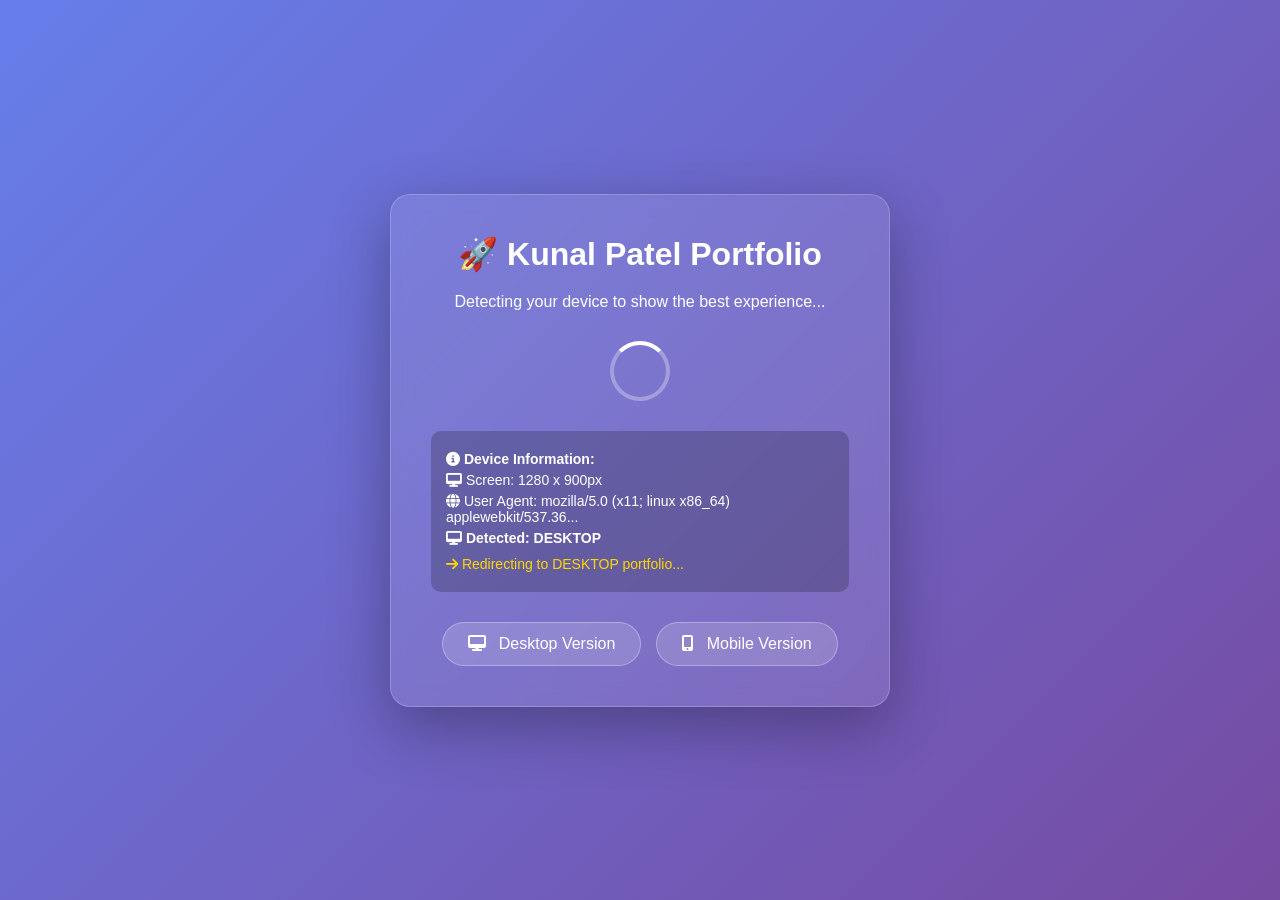
<file: index.html>
<!DOCTYPE html>
<html lang="en">
<head>
    <meta charset="UTF-8">
    <meta name="viewport" content="width=device-width, initial-scale=1.0">
    <title>Kunal Patel | Portfolio</title>
    <style>
        * {
            margin: 0;
            padding: 0;
            box-sizing: border-box;
        }
        
        body {
            font-family: -apple-system, BlinkMacSystemFont, 'Segoe UI', Roboto, sans-serif;
            background: linear-gradient(135deg, #667eea 0%, #764ba2 100%);
            min-height: 100vh;
            display: flex;
            align-items: center;
            justify-content: center;
            color: white;
            text-align: center;
            padding: 20px;
        }
        
        .container {
            background: rgba(255, 255, 255, 0.1);
            backdrop-filter: blur(10px);
            border-radius: 20px;
            padding: 40px;
            box-shadow: 0 20px 60px rgba(0,0,0,0.3);
            max-width: 500px;
            width: 100%;
            border: 1px solid rgba(255,255,255,0.2);
        }
        
        h1 {
            font-size: 2rem;
            margin-bottom: 20px;
            font-weight: 600;
        }
        
        .loader {
            width: 60px;
            height: 60px;
            border: 4px solid rgba(255,255,255,0.3);
            border-radius: 50%;
            border-top-color: white;
            animation: spin 1s ease-in-out infinite;
            margin: 30px auto;
        }
        
        @keyframes spin {
            to { transform: rotate(360deg); }
        }
        
        .device-info {
            background: rgba(0,0,0,0.2);
            padding: 15px;
            border-radius: 10px;
            margin: 20px 0;
            font-size: 14px;
            text-align: left;
        }
        
        .device-info p {
            margin: 5px 0;
        }
        
        .manual-links {
            margin-top: 30px;
            display: flex;
            gap: 15px;
            justify-content: center;
            flex-wrap: wrap;
        }
        
        .manual-link {
            color: white;
            text-decoration: none;
            padding: 12px 25px;
            border-radius: 50px;
            background: rgba(255,255,255,0.15);
            border: 1px solid rgba(255,255,255,0.3);
            transition: all 0.3s ease;
            font-weight: 500;
        }
        
        .manual-link:hover {
            background: rgba(255,255,255,0.25);
            transform: translateY(-2px);
        }
        
        .manual-link i {
            margin-right: 8px;
        }
    </style>
    <!-- Font Awesome for icons -->
    <link rel="stylesheet" href="https://cdnjs.cloudflare.com/ajax/libs/font-awesome/6.4.0/css/all.min.css">
</head>
<body>
    <div class="container">
        <h1>🚀 Kunal Patel Portfolio</h1>
        <p>Detecting your device to show the best experience...</p>
        
        <div class="loader"></div>
        
        <div class="device-info" id="deviceInfo">
            <p><i class="fas fa-mobile-alt"></i> <strong>Detecting device...</strong></p>
        </div>
        
        <div class="manual-links">
            <a href="Portfolio-1/" class="manual-link" id="desktopLink">
                <i class="fas fa-desktop"></i> Desktop Version
            </a>
            <a href="Portfolio-2/" class="manual-link" id="mobileLink">
                <i class="fas fa-mobile-alt"></i> Mobile Version
            </a>
        </div>
    </div>

    <script>
        // FORCEFUL DEVICE DETECTION - Ye kaam karega
        (function() {
            // Get device info element
            const deviceInfo = document.getElementById('deviceInfo');
            
            // Screen dimensions
            const width = window.innerWidth;
            const height = window.innerHeight;
            
            // User agent
            const ua = navigator.userAgent.toLowerCase();
            
            // Detect mobile devices (FORCEFUL DETECTION)
            const isMobile = /android|webos|iphone|ipod|blackberry|iemobile|opera mini|mobile|tablet|ipad/i.test(ua) || width <= 768;
            
            // Detect tablet
            const isTablet = /ipad|tablet/i.test(ua) || (width >= 768 && width <= 1024 && !isMobile);
            
            // Final device type
            let deviceType = 'desktop';
            let redirectUrl = 'Portfolio-1/'; // Default desktop
            
            if (isMobile) {
                deviceType = 'mobile';
                redirectUrl = 'Portfolio-2/';
            } else if (isTablet) {
                deviceType = 'tablet';
                redirectUrl = 'Portfolio-1/'; // Tablet par bhi desktop version
            }
            
            // Display device info
            deviceInfo.innerHTML = `
                <p><i class="fas fa-info-circle"></i> <strong>Device Information:</strong></p>
                <p><i class="fas fa-desktop"></i> Screen: ${width} x ${height}px</p>
                <p><i class="fas fa-globe"></i> User Agent: ${ua.substring(0, 50)}...</p>
                <p><i class="fas fa-${deviceType === 'mobile' ? 'mobile-alt' : 'desktop'}"></i> <strong>Detected: ${deviceType.toUpperCase()}</strong></p>
                <p style="color: #ffd700; margin-top: 10px;"><i class="fas fa-arrow-right"></i> Redirecting to ${deviceType === 'mobile' ? 'MOBILE' : 'DESKTOP'} portfolio...</p>
            `;
            
            // Log to console
            console.log('===== DEVICE DETECTION =====');
            console.log('Screen Width:', width);
            console.log('Screen Height:', height);
            console.log('Is Mobile:', isMobile);
            console.log('Is Tablet:', isTablet);
            console.log('Device Type:', deviceType);
            console.log('Redirecting to:', redirectUrl);
            console.log('============================');
            
            // REDIRECT AFTER 2 SECONDS
            setTimeout(function() {
                console.log('Redirecting now...');
                window.location.href = redirectUrl;
            }, 2000);
        })();
    </script>
</body>
</html>
</file>
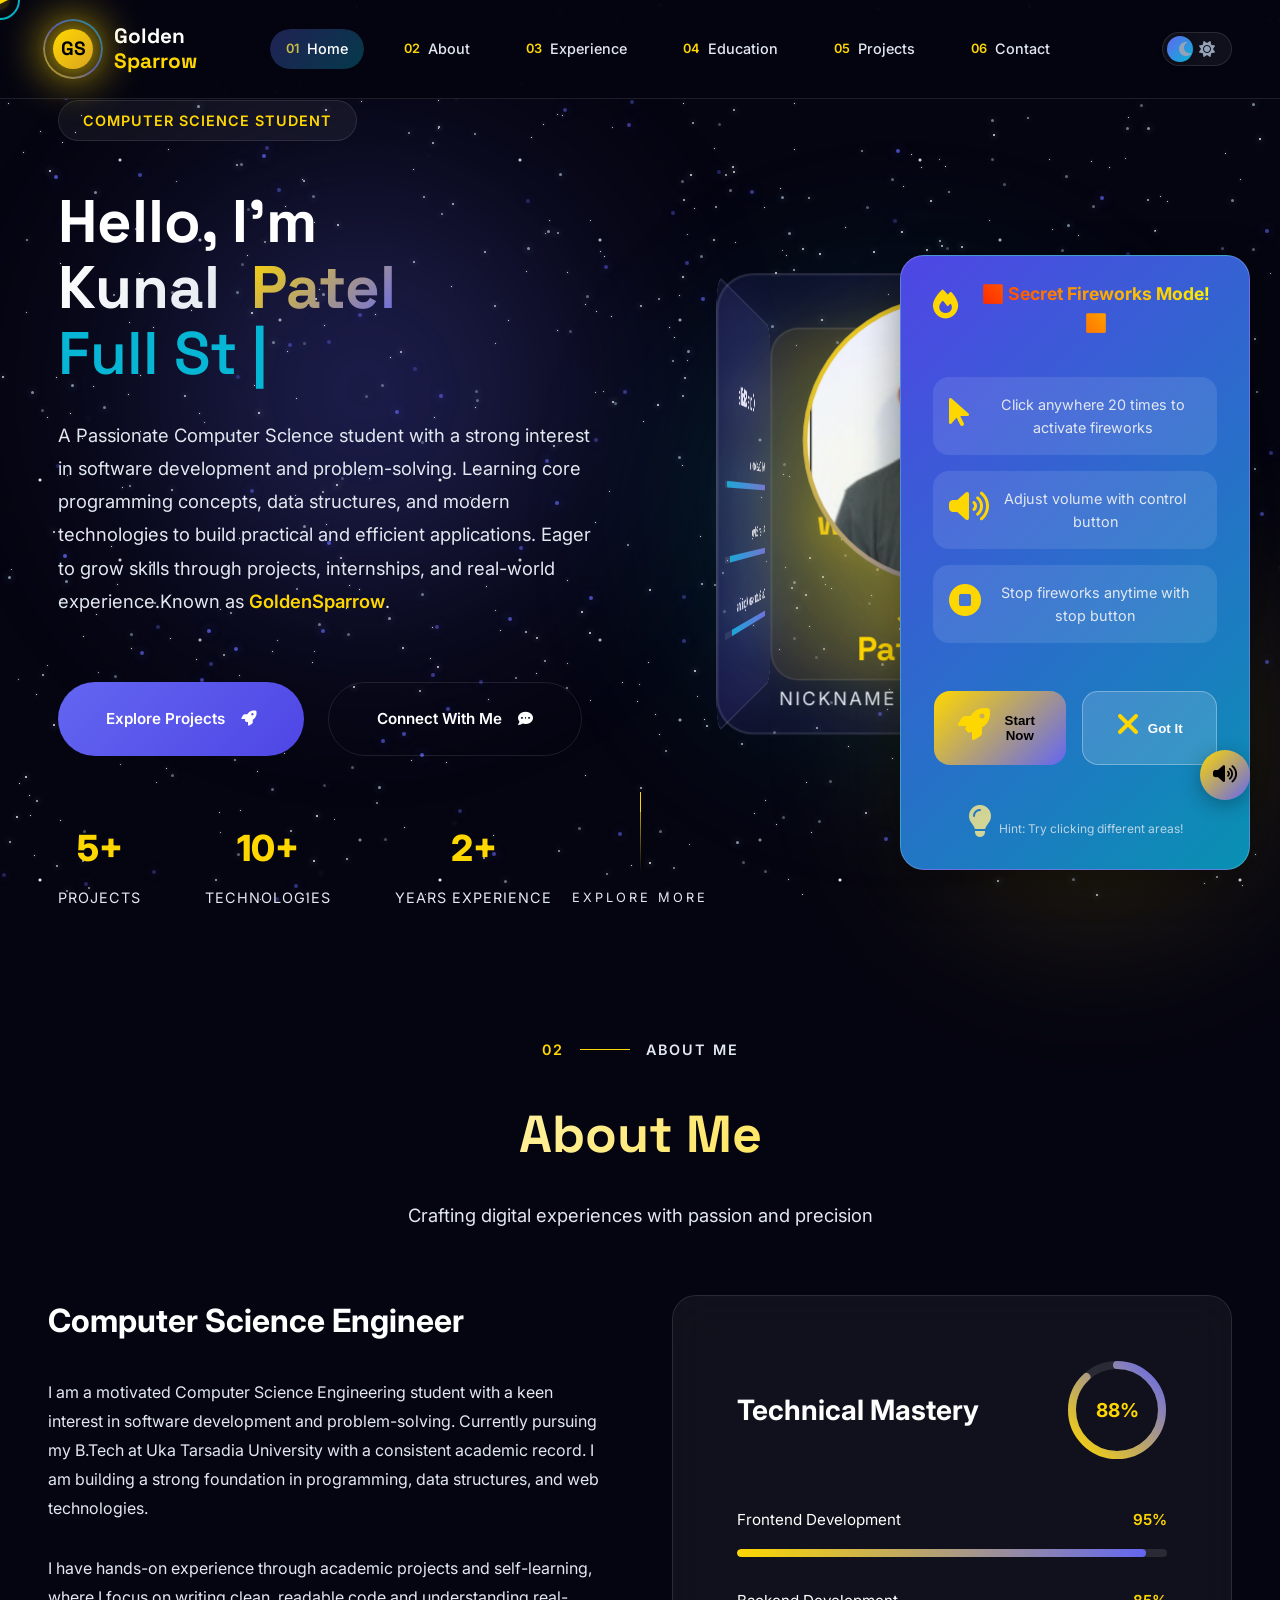
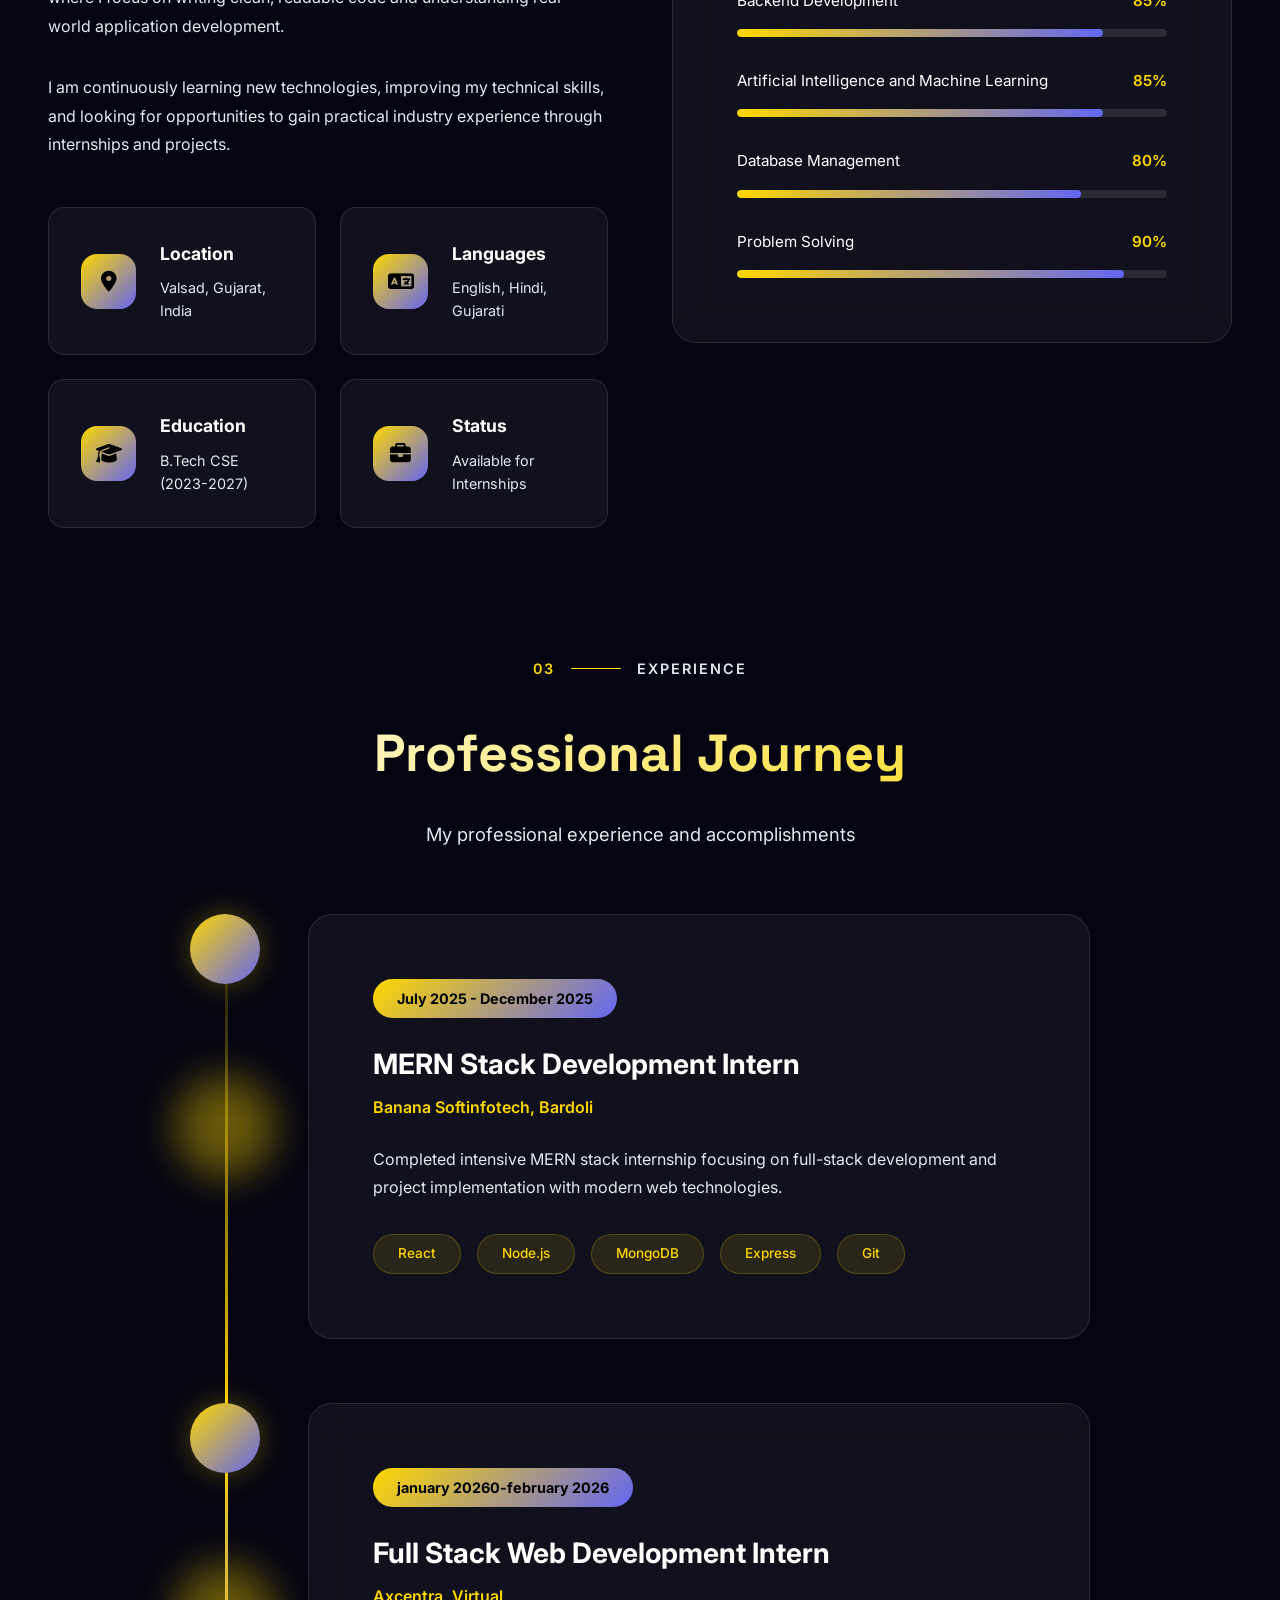
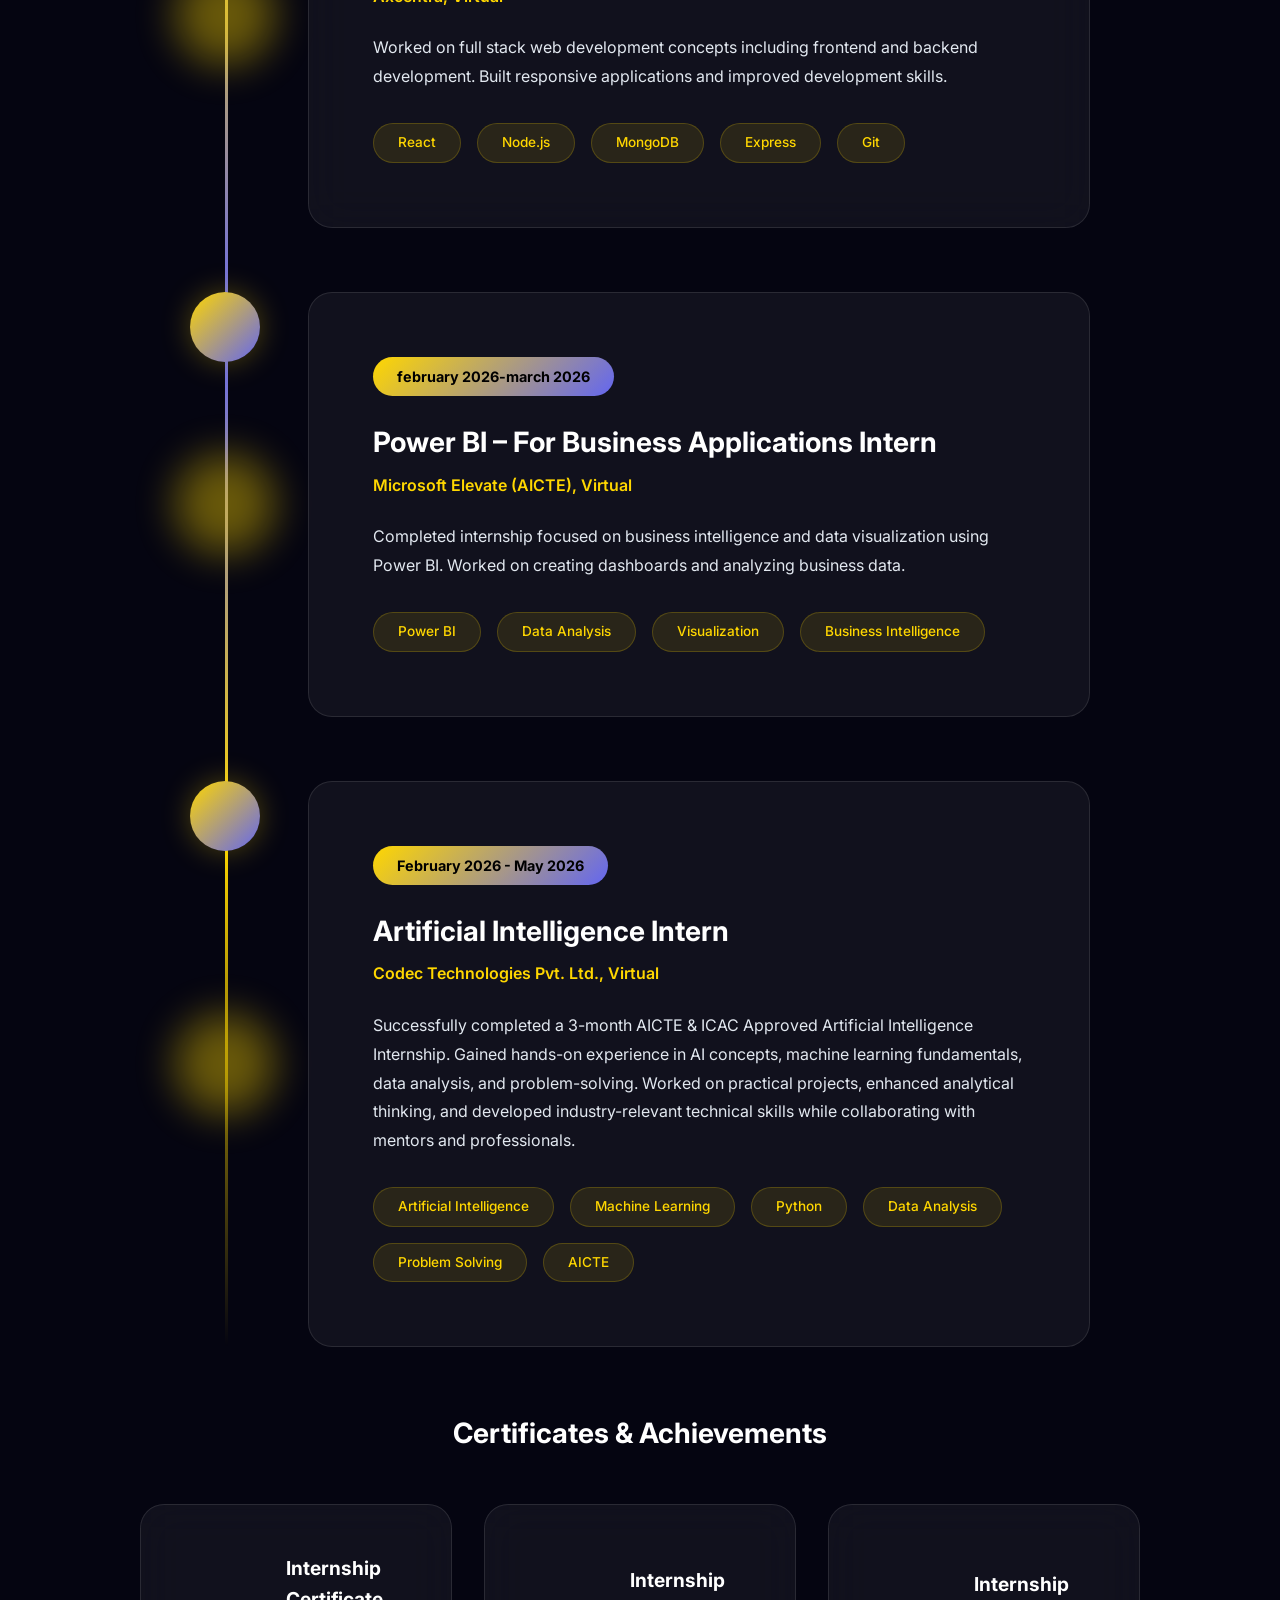
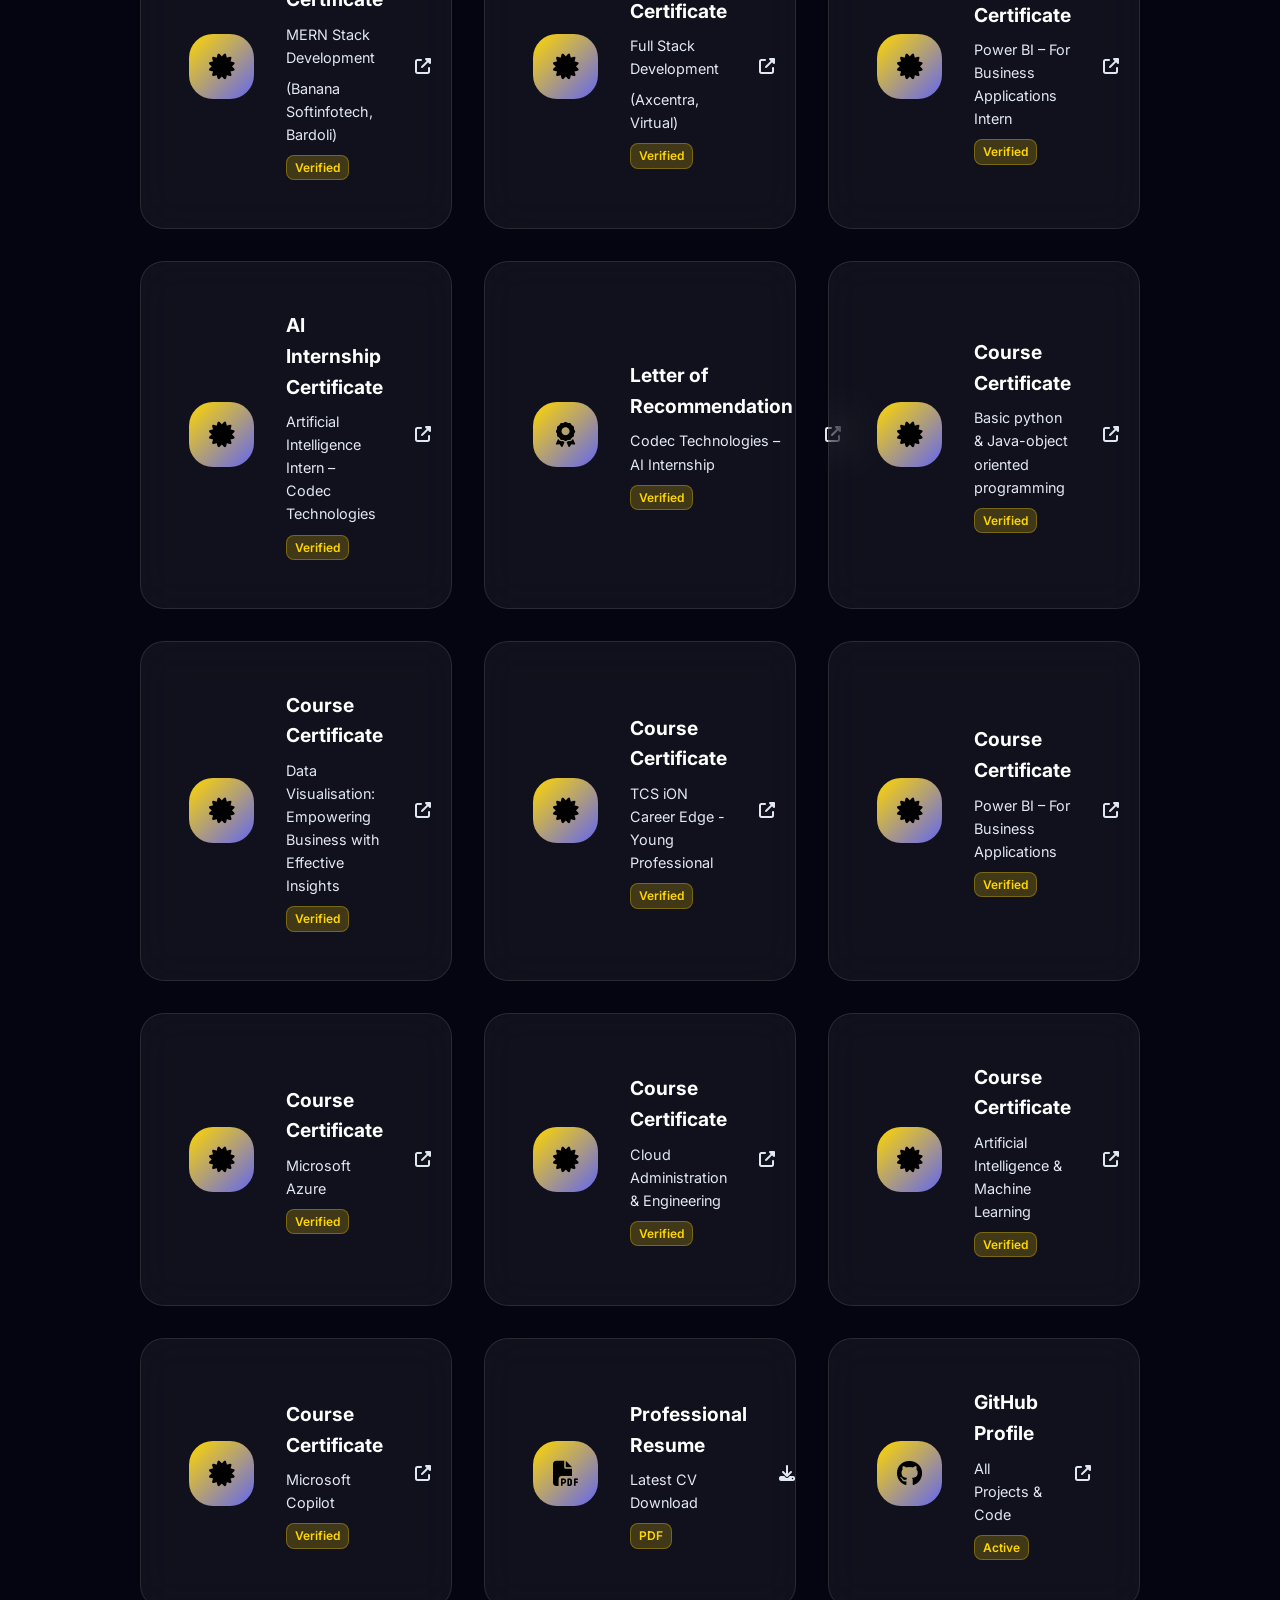
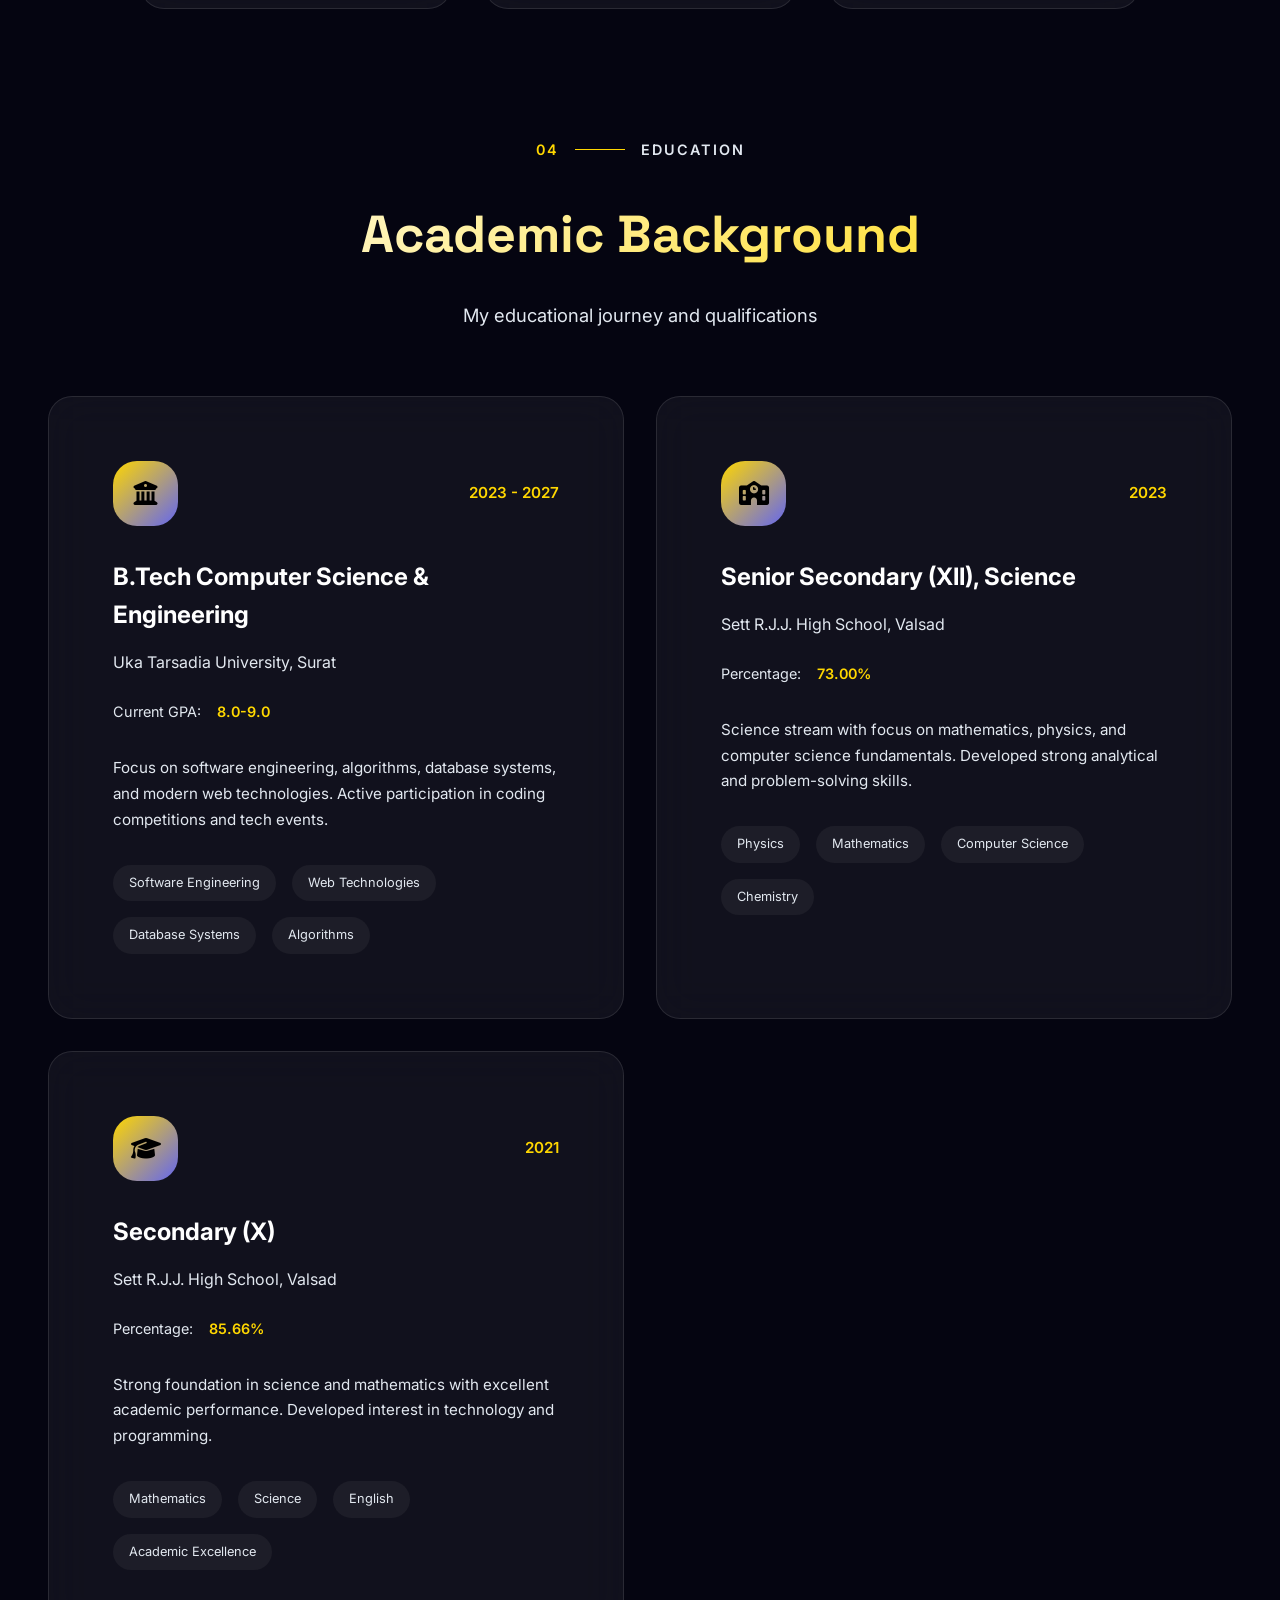
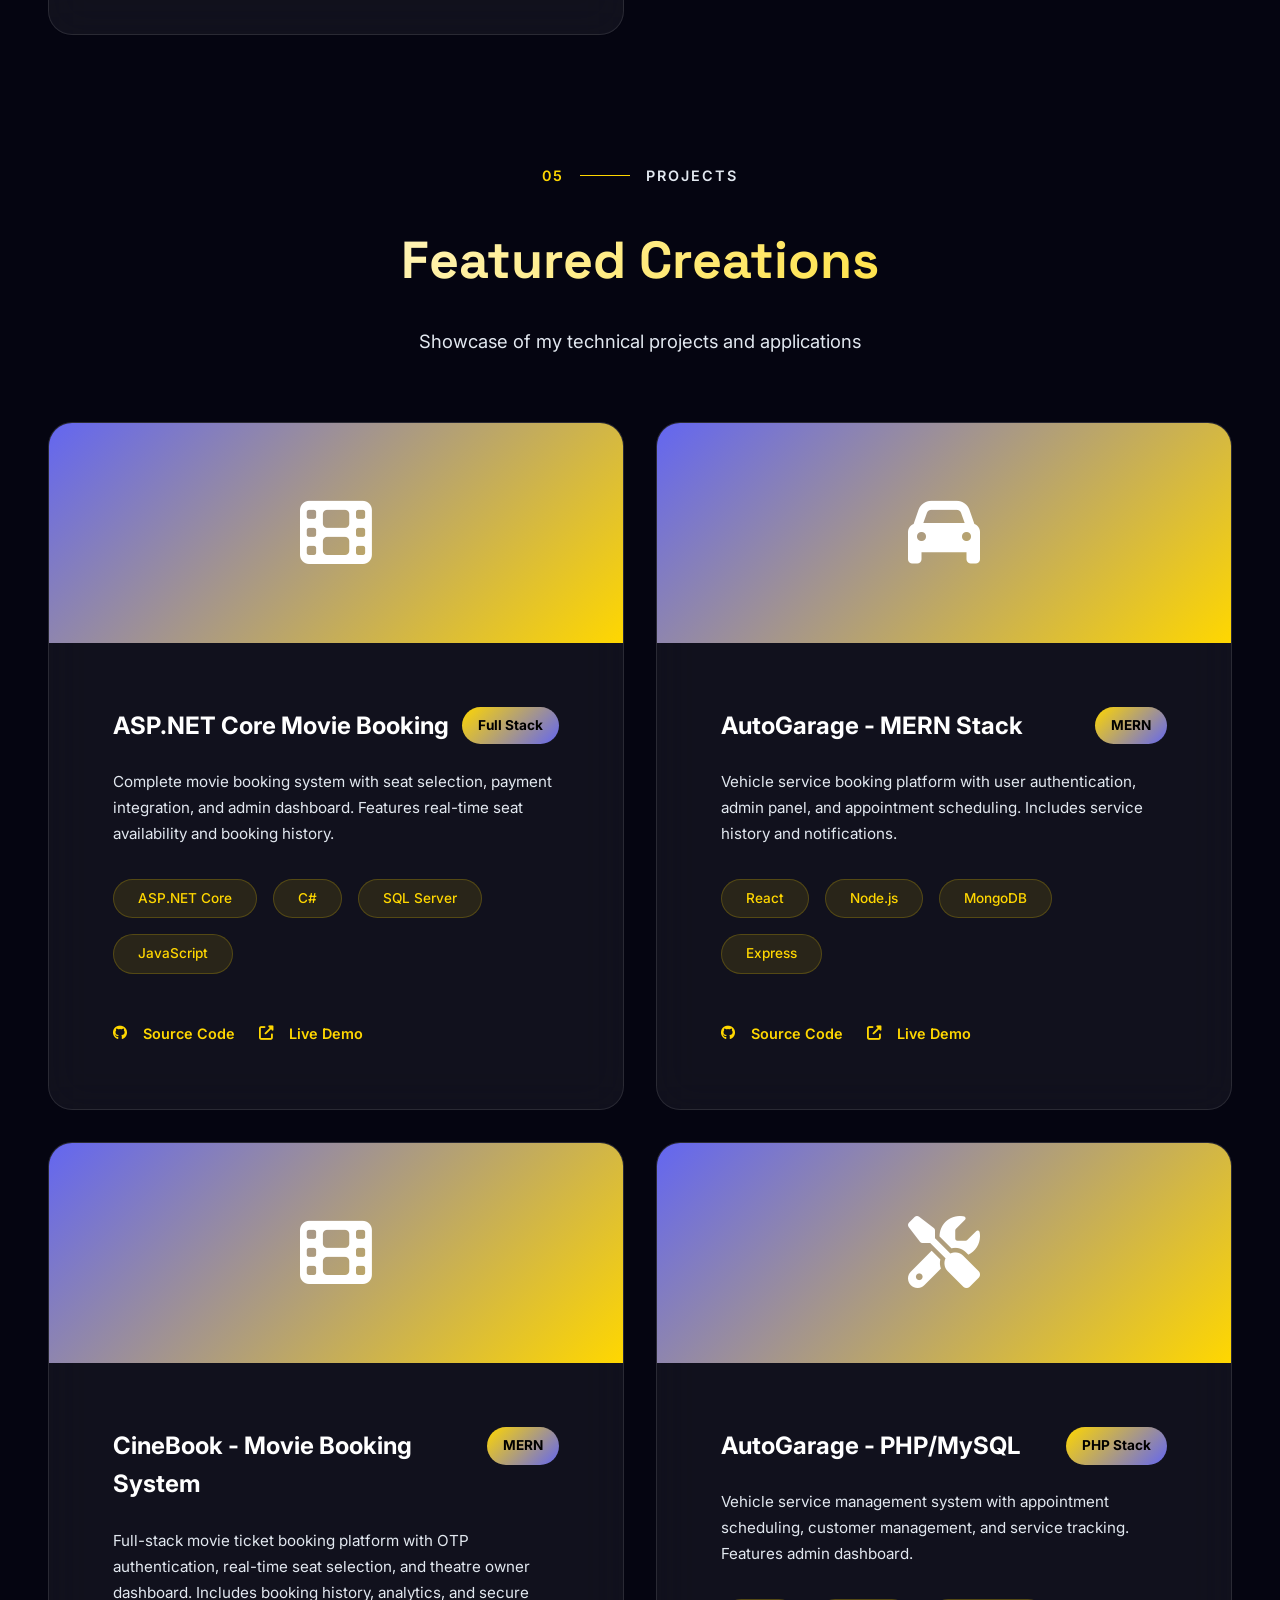
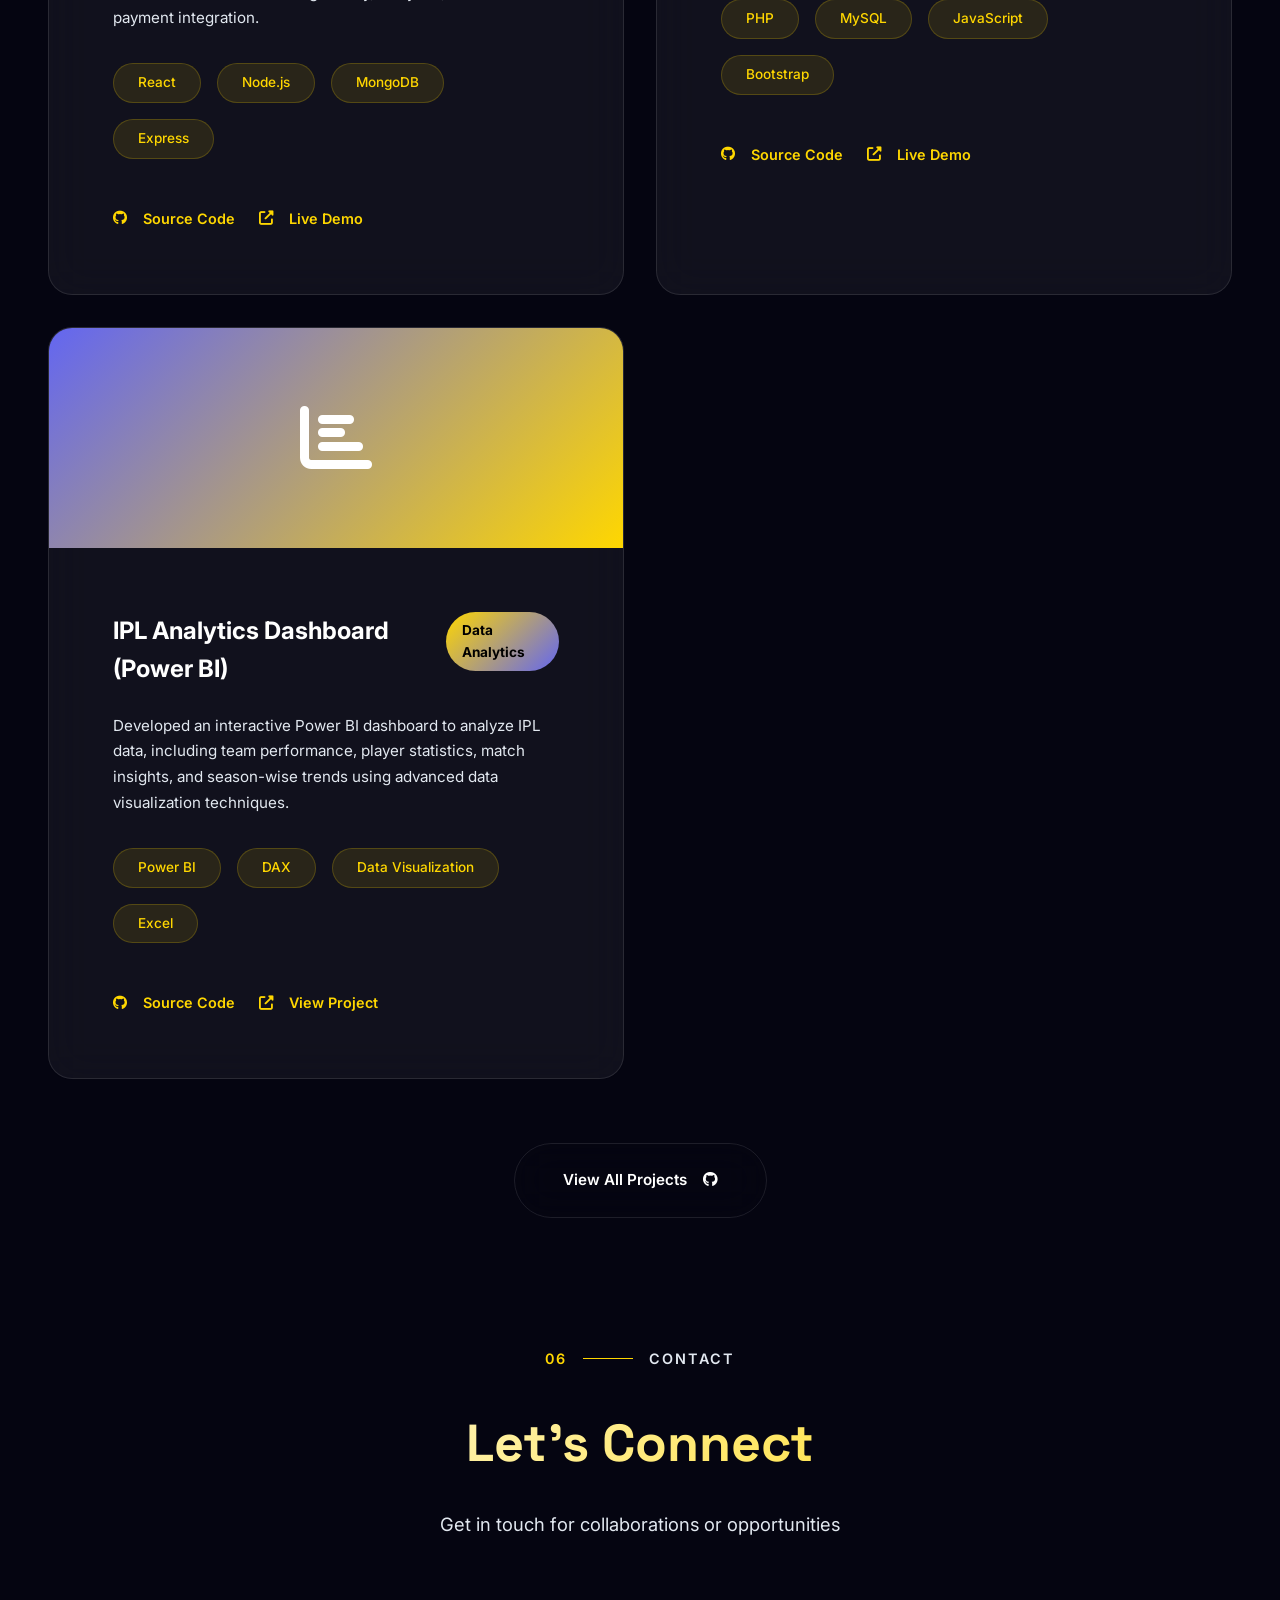
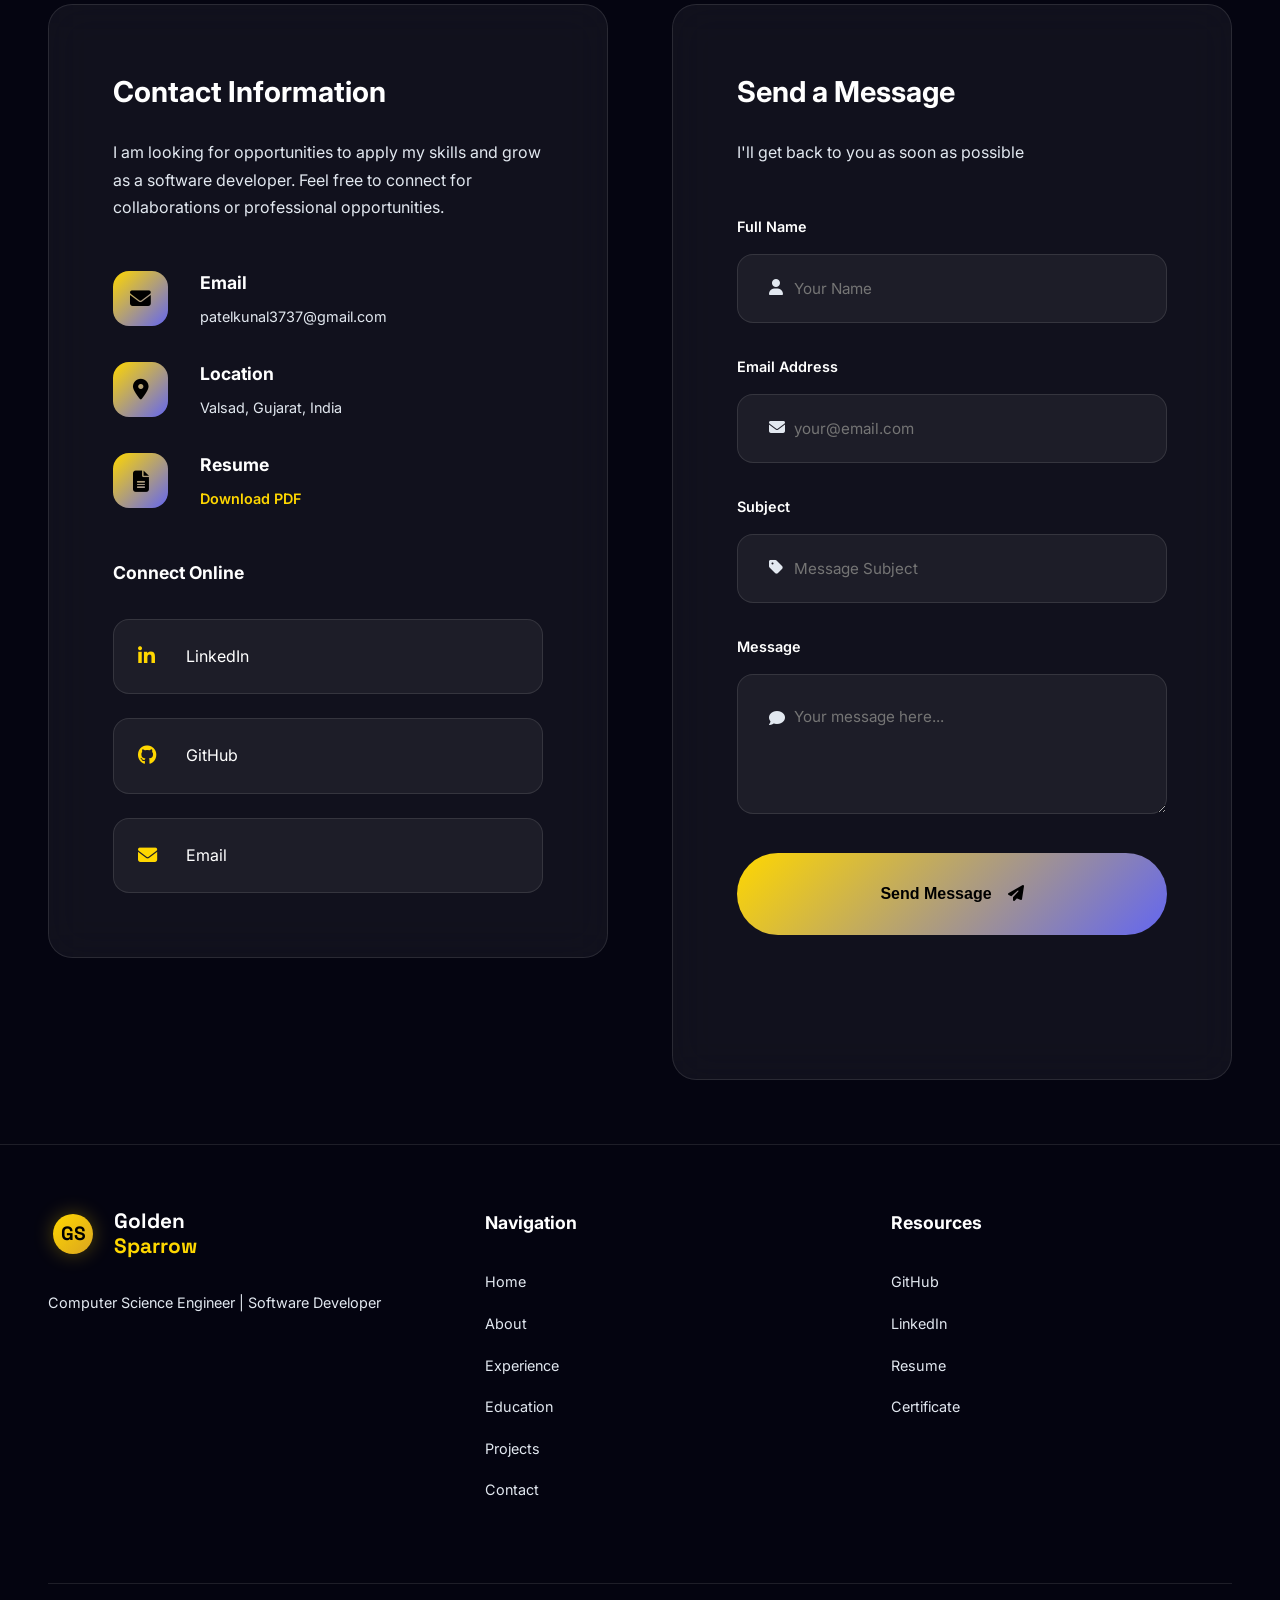
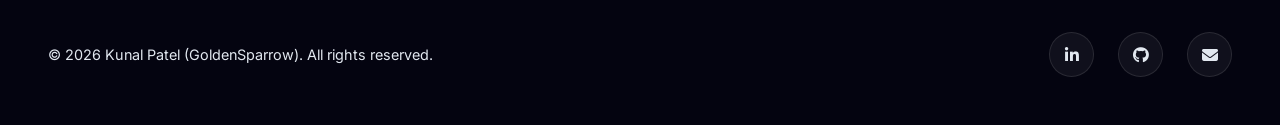
<file: Portfolio-1/index.html>
<!DOCTYPE html>
<html lang="en">

<head>
    <meta charset="UTF-8">
    <meta name="viewport" content="width=device-width, initial-scale=1.0">
    <title>GoldenSparrow | Aurora Galaxy Portfolio</title>
    <link rel="stylesheet" href="https://cdnjs.cloudflare.com/ajax/libs/font-awesome/6.4.0/css/all.min.css">
    <link rel="preconnect" href="https://fonts.googleapis.com">
    <link rel="preconnect" href="https://fonts.gstatic.com" crossorigin>
    <link href="https://fonts.googleapis.com/css2?family=Space+Grotesk:wght@300;400;500;600;700;800&family=Inter:wght@300;400;500;600;700;800&display=swap" rel="stylesheet">
    <link rel="stylesheet" href="style.css">
    <link rel="icon" type="image/x-icon" href="data:image/svg+xml,<svg xmlns=%22http://www.w3.org/2000/svg%22 viewBox=%220 0 100 100%22><text y=%22.9em%22 font-size=%2290%22>🚀</text></svg>">
</head>

<body>
    <!-- Dynamic Aurora Layers -->
    <div class="aurora-layer aurora-1"></div>
    <div class="aurora-layer aurora-2"></div>
    <div class="aurora-layer aurora-3"></div>
    <div class="aurora-layer aurora-4"></div>

    <!-- Enhanced Nebula Clouds -->
    <div class="nebula-cloud nebula-a"></div>
    <div class="nebula-cloud nebula-b"></div>
    <div class="nebula-cloud nebula-c"></div>

    <!-- Starfield Background -->
    <div class="starfield" id="starfield"></div>

    <!-- Enhanced Starfall Container -->
    <div class="starfall-container" id="starfall"></div>

    <!-- Shooting Stars Container -->
    <div class="shooting-stars" id="shootingStars"></div>

    <!-- Meteor Shower -->
    <div class="meteor-shower" id="meteorShower"></div>

    <!-- Floating Space Debris -->
    <div class="space-debris" id="spaceDebris"></div>

    <!-- Fireworks System -->
    <div class="fireworks-container" id="fireworksContainer"></div>

    <!-- Tutorial Notification (Shows on page load) -->
    <div class="fireworks-notification tutorial" id="tutorialNotification">
        <div class="notification-content">
            <div class="tutorial-header">
                <i class="fas fa-fire"></i>
                <h4>🎆 Secret Fireworks Mode! 🎆</h4>
            </div>
            <div class="tutorial-steps">
                <div class="tutorial-step">
                    <i class="fas fa-mouse-pointer"></i>
                    <span>Click anywhere 20 times to activate fireworks</span>
                </div>
                <div class="tutorial-step">
                    <i class="fas fa-volume-up"></i>
                    <span>Adjust volume with control button</span>
                </div>
                <div class="tutorial-step">
                    <i class="fas fa-stop-circle"></i>
                    <span>Stop fireworks anytime with stop button</span>
                </div>
            </div>
            <div class="tutorial-actions">
                <button class="tutorial-btn" id="startFireworksNow">
                    <i class="fas fa-rocket"></i>
                    <span>Start Now</span>
                </button>
                <button class="tutorial-btn secondary" id="closeTutorial">
                    <i class="fas fa-times"></i>
                    <span>Got It</span>
                </button>
            </div>
            <div class="tutorial-hint">
                <small><i class="fas fa-lightbulb"></i> Hint: Try clicking different areas!</small>
            </div>
        </div>
    </div>

    <!-- Click Counter Notification -->
    <div class="fireworks-notification counter" id="counterNotification">
    </div>

    <!-- Active Fireworks Notification -->
    <div class="fireworks-notification active" id="activeNotification">
        <div class="notification-content">
            <div class="active-header">
                <i class="fas fa-fireworks"></i>
                <div class="active-info">
                    <div class="notification-text">🎉 Fireworks Active! 🎉</div>
                    <div class="timer">Duration: <span id="fireworksTimer">60</span>s</div>
                </div>
            </div>
            <div class="fireworks-controls">
                <button class="control-btn" id="volumeUpBtn">
                    <i class="fas fa-volume-up"></i>
                    <span>Vol+</span>
                </button>
                <button class="control-btn" id="volumeDownBtn">
                    <i class="fas fa-volume-down"></i>
                    <span>Vol-</span>
                </button>
                <button class="control-btn" id="muteBtn">
                    <i class="fas fa-volume-mute"></i>
                    <span>Mute</span>
                </button>
            </div>
            <button class="stop-btn" id="stopFireworksBtn">
                <i class="fas fa-stop"></i>
                <span>Stop Fireworks</span>
            </button>
            <div class="restart-hint">
                <small><i class="fas fa-redo"></i> Click 20 times to restart</small>
            </div>
        </div>
    </div>

    <!-- Fireworks Ended Notification -->
    <div class="fireworks-notification" id="endedNotification">
        <div class="notification-content">
            <i class="fas fa-check-circle"></i>
            <div class="notification-text">Fireworks Ended!</div>
            <div class="notification-subtext">That was amazing! 🎆</div>
            <button class="restart-btn" id="restartFireworksBtn">
                <i class="fas fa-redo"></i>
                <span>Start Again</span>
            </button>
            <div class="restart-hint">
                <small>Or click anywhere 5 times</small>
            </div>
        </div>
    </div>

    <!-- Audio for Fireworks Sound -->
    <audio id="fireworksAudio" preload="auto" style="display: none;">
        <source src="assets/firework2.mp3" type="audio/mpeg">
        Your browser does not support the audio element.
    </audio>

    <!-- Volume Control Button -->
    <button id="soundToggle" class="sound-control">
        <i class="fas fa-volume-up"></i>
    </button>

    <!-- Professional Cursor System -->
    <div class="cursor-triangle" id="cursorTriangle"></div>
    <div class="cursor-circle" id="cursorCircle"></div>
    <div class="cursor-trail" id="cursorTrail"></div>

    <!-- Main Content Container -->
    <div class="content-container">
        <!-- Navigation -->
        <nav class="cosmic-nav">
            <div class="nav-wrapper">
                <div class="logo-container">
                    <div class="logo-sphere">
                        <div class="sphere-inner">GS</div>
                        <div class="sphere-glow"></div>
                        <div class="sphere-ring"></div>
                    </div>
                    <div class="logo-text">
                        <span class="logo-primary">Golden</span>
                        <span class="logo-accent">Sparrow</span>
                    </div>
                </div>

                <div class="nav-section">
                    <div class="nav-hamburger">
                        <span></span>
                        <span></span>
                        <span></span>
                    </div>
                    <ul class="nav-menu">
                        <li>
                            <a href="#home" class="nav-item active">
                                <span class="nav-index">01</span>
                                <span class="nav-label">Home</span>
                                <span class="nav-glow"></span>
                            </a>
                        </li>
                        <li>
                            <a href="#about" class="nav-item">
                                <span class="nav-index">02</span>
                                <span class="nav-label">About</span>
                                <span class="nav-glow"></span>
                            </a>
                        </li>
                        <li>
                            <a href="#experience" class="nav-item">
                                <span class="nav-index">03</span>
                                <span class="nav-label">Experience</span>
                                <span class="nav-glow"></span>
                            </a>
                        </li>
                        <li>
                            <a href="#education" class="nav-item">
                                <span class="nav-index">04</span>
                                <span class="nav-label">Education</span>
                                <span class="nav-glow"></span>
                            </a>
                        </li>
                        <li>
                            <a href="#projects" class="nav-item">
                                <span class="nav-index">05</span>
                                <span class="nav-label">Projects</span>
                                <span class="nav-glow"></span>
                            </a>
                        </li>
                        <li>
                            <a href="#contact" class="nav-item">
                                <span class="nav-index">06</span>
                                <span class="nav-label">Contact</span>
                                <span class="nav-glow"></span>
                            </a>
                        </li>
                    </ul>
                </div>

                <div class="theme-control">
                    <div class="theme-switch">
                        <i class="fas fa-moon"></i>
                        <i class="fas fa-sun"></i>
                        <div class="switch-toggle"></div>
                    </div>
                </div>
            </div>
        </nav>

        <!-- Hero Section -->
        <section id="home" class="hero-section">
            <div class="hero-wrapper">
                <div class="hero-content">
                    <div class="hero-tag">
                        <div class="tag-glow"></div>
                        <span class="tag-text">Computer Science Student</span>
                    </div>

                    <h1 class="hero-headline">
                        <span class="headline-line">Hello, I'm</span>
                        <span class="headline-line">
                            <span class="headline-name">Kunal</span>
                        <span class="headline-accent">Patel</span>
                        </span>
                        <span class="headline-line">
                            <span class="typewriter-text" id="typewriterText"></span>
                        <span class="typewriter-cursor">|</span>
                        </span>
                    </h1>

                    <p class="hero-description">
                        A Passionate Computer Science student with a strong interest in software development and problem-solving. Learning core programming concepts, data structures, and modern technologies to build practical and efficient applications. Eager to grow skills
                        through projects, internships, and real-world experience.Known as <span class="golden-text">GoldenSparrow</span>.

                        <div class="hero-cta">
                            <a href="#projects" class="cta-button primary-btn">
                                <span class="button-text">Explore Projects</span>
                                <span class="button-icon">
                                <i class="fas fa-rocket"></i>
                            </span>
                                <span class="button-glow"></span>
                            </a>
                            <a href="#contact" class="cta-button secondary-btn">
                                <span class="button-text">Connect With Me</span>
                                <span class="button-icon">
                                <i class="fas fa-comment-dots"></i>
                            </span>
                            </a>
                        </div>

                        <div class="hero-metrics">
                            <div class="metric-card">
                                <div class="metric-value">5+</div>
                                <div class="metric-label">Projects</div>
                            </div>
                            <div class="metric-card">
                                <div class="metric-value">10+</div>
                                <div class="metric-label">Technologies</div>
                            </div>
                            <div class="metric-card">
                                <div class="metric-value">2+</div>
                                <div class="metric-label">Years Experience</div>
                            </div>
                        </div>
                </div>

                <div class="hero-visual">
                    <div class="rotating-cube">
                        <div class="cube-inner">
                            <!-- Front Face - Profile -->
                            <div class="cube-face cube-front">
                                <div class="profile-display">
                                    <div class="profile-frame">
                                        <!-- Google Drive Profile Image -->
                                        <img src="assets/profile_image.png" alt="Profile Image" class="profile-image">
                                    </div>
                                    <div class="profile-title">
                                        <span class="nickname">Patel Kunal</span>
                                        <span class="role">nickname : GoldenSparrow</span>
                                    </div>
                                </div>
                            </div>

                            <!-- Right Face - Tech Stack -->
                            <div class="cube-face cube-right">
                                <div class="tech-display">
                                    <h3>Tech Stack</h3>
                                    <div class="tech-icons">
                                        <div class="tech-icon">
                                            <i class="fab fa-react"></i>
                                            <span>React</span>
                                        </div>
                                        <div class="tech-icon">
                                            <i class="fab fa-node-js"></i>
                                            <span>Node.js</span>
                                        </div>
                                        <div class="tech-icon">
                                            <i class="fas fa-database"></i>
                                            <span>MongoDB</span>
                                        </div>
                                        <div class="tech-icon">
                                            <i class="fab fa-js"></i>
                                            <span>JavaScript</span>
                                        </div>
                                    </div>
                                </div>
                            </div>

                            <!-- Back Face - GoldenSparrow -->
                            <div class="cube-face cube-back">
                                <div class="nickname-display">
                                    <div class="golden-logo">
                                        <i class="fas fa-dove"></i>
                                    </div>
                                    <h2 class="nickname-title">GoldenSparrow</h2>
                                    <p class="nickname-desc">Developer Alias</p>
                                    <div class="sparkle-effect">
                                        <i class="fas fa-star"></i>
                                        <i class="fas fa-star"></i>
                                        <i class="fas fa-star"></i>
                                    </div>
                                </div>
                            </div>

                            <!-- Left Face - Skills -->
                            <div class="cube-face cube-left">
                                <div class="skills-display">
                                    <h3>Core Skills</h3>
                                    <div class="skills-list">
                                        <div class="skill-item">
                                            <span>Web Development</span>
                                            <div class="skill-bar">
                                                <div class="skill-fill" style="width: 95%"></div>
                                            </div>
                                        </div>
                                        <div class="skill-item">
                                            <span>Problem Solving</span>
                                            <div class="skill-bar">
                                                <div class="skill-fill" style="width: 90%"></div>
                                            </div>
                                        </div>
                                        <div class="skill-item">
                                            <span>Data Structures and Algorithms</span>
                                            <div class="skill-bar">
                                                <div class="skill-fill" style="width: 85%"></div>
                                            </div>
                                        </div>
                                    </div>
                                </div>
                            </div>
                        </div>
                        <div class="cube-glow"></div>
                    </div>

                    <div class="visual-trail"></div>
                </div>
            </div>

            <div class="scroll-indicator">
                <div class="scroll-path">
                    <div class="scroll-dot"></div>
                </div>
                <span class="scroll-text">Explore More</span>
            </div>
        </section>

        <!-- About Section -->
        <section id="about" class="about-section">
            <div class="section-container">
                <div class="section-header">
                    <div class="section-marker">
                        <span class="marker-number">02</span>
                        <span class="marker-line"></span>
                        <span class="marker-label">About Me</span>
                    </div>
                    <h2 class="section-title">About Me</h2>
                    <p class="section-subtitle">Crafting digital experiences with passion and precision</p>
                </div>

                <div class="about-grid">
                    <div class="about-content">
                        <div class="about-intro">
                            <h3>Computer Science Engineer</h3>
                            <p>I am a motivated Computer Science Engineering student with a keen interest in software development and problem-solving. Currently pursuing my B.Tech at Uka Tarsadia University with a consistent academic record. I am building
                                a strong foundation in programming, data structures, and web technologies.</p>
                            <p>I have hands-on experience through academic projects and self-learning, where I focus on writing clean, readable code and understanding real-world application development.</p>
                            <p>I am continuously learning new technologies, improving my technical skills, and looking for opportunities to gain practical industry experience through internships and projects.</p>

                        </div>

                        <div class="about-features">
                            <div class="feature-card">
                                <div class="feature-icon">
                                    <i class="fas fa-map-marker-alt"></i>
                                </div>
                                <div class="feature-details">
                                    <h4>Location</h4>
                                    <p>Valsad, Gujarat, India</p>
                                </div>
                            </div>

                            <div class="feature-card">
                                <div class="feature-icon">
                                    <i class="fas fa-language"></i>
                                </div>
                                <div class="feature-details">
                                    <h4>Languages</h4>
                                    <p>English, Hindi, Gujarati</p>
                                </div>
                            </div>

                            <div class="feature-card">
                                <div class="feature-icon">
                                    <i class="fas fa-graduation-cap"></i>
                                </div>
                                <div class="feature-details">
                                    <h4>Education</h4>
                                    <p>B.Tech CSE (2023-2027)</p>
                                </div>
                            </div>

                            <div class="feature-card">
                                <div class="feature-icon">
                                    <i class="fas fa-briefcase"></i>
                                </div>
                                <div class="feature-details">
                                    <h4>Status</h4>
                                    <p>Available for Internships</p>
                                </div>
                            </div>
                        </div>
                    </div>

                    <div class="about-stats">
                        <div class="stats-container">
                            <div class="stats-header">
                                <h3>Technical Mastery</h3>
                                <div class="stats-progress">
                                    <div class="circular-progress" data-value="88">
                                        <svg width="100" height="100" viewBox="0 0 100 100">
                                            <circle class="progress-bg" cx="50" cy="50" r="45"></circle>
                                            <circle class="progress-fill" cx="50" cy="50" r="45"></circle>
                                        </svg>
                                        <span class="progress-text">88%</span>
                                    </div>
                                </div>
                            </div>

                            <div class="stats-details">
                                <div class="stat-item">
                                    <div class="stat-label">
                                        <span>Frontend Development</span>
                                        <span>95%</span>
                                    </div>
                                    <div class="stat-bar">
                                        <div class="bar-progress" style="width: 95%"></div>
                                    </div>
                                </div>

                                <div class="stat-item">
                                    <div class="stat-label">
                                        <span>Backend Development</span>
                                        <span>85%</span>
                                    </div>
                                    <div class="stat-bar">
                                        <div class="bar-progress" style="width: 85%"></div>
                                    </div>
                                </div>
                                <div class="stat-item">
                                    <div class="stat-label">
                                        <span>Artificial Intelligence and Machine Learning</span>
                                        <span>85%</span>
                                    </div>
                                    <div class="stat-bar">
                                        <div class="bar-progress" style="width: 85%"></div>
                                    </div>
                                </div>

                                <div class="stat-item">
                                    <div class="stat-label">
                                        <span>Database Management</span>
                                        <span>80%</span>
                                    </div>
                                    <div class="stat-bar">
                                        <div class="bar-progress" style="width: 80%"></div>
                                    </div>
                                </div>

                                <div class="stat-item">
                                    <div class="stat-label">
                                        <span>Problem Solving</span>
                                        <span>90%</span>
                                    </div>
                                    <div class="stat-bar">
                                        <div class="bar-progress" style="width: 90%"></div>
                                    </div>
                                </div>
                            </div>
                        </div>
                    </div>
                </div>
            </div>
        </section>

        <!-- Experience Section -->
        <section id="experience" class="experience-section">
            <div class="section-container">
                <div class="section-header">
                    <div class="section-marker">
                        <span class="marker-number">03</span>
                        <span class="marker-line"></span>
                        <span class="marker-label">Experience</span>
                    </div>
                    <h2 class="section-title">Professional Journey</h2>
                    <p class="section-subtitle">My professional experience and accomplishments</p>
                </div>

                <div class="timeline-container">
                    <div class="timeline-track"></div>

                    <div class="timeline-item">
                        <div class="timeline-marker">
                            <div class="marker-glow"></div>
                            <div class="marker-core"></div>
                        </div>
                        <div class="timeline-content">
                            <div class="timeline-date">July 2025 - December 2025</div>
                            <h3 class="timeline-title">MERN Stack Development Intern</h3>
                            <div class="timeline-company">Banana Softinfotech, Bardoli</div>
                            <p class="timeline-description">
                                Completed intensive MERN stack internship focusing on full-stack development and project implementation with modern web technologies.
                            </p>

                            <div class="timeline-tags">
                                <span class="tech-tag">React</span>
                                <span class="tech-tag">Node.js</span>
                                <span class="tech-tag">MongoDB</span>
                                <span class="tech-tag">Express</span>
                                <span class="tech-tag">Git</span>
                            </div>
                        </div>
                    </div>

                    <div class="timeline-item">
                        <div class="timeline-marker">
                            <div class="marker-glow"></div>
                            <div class="marker-core"></div>
                        </div>

                        <div class="timeline-content">
                            <div class="timeline-date">january 20260-february 2026</div>
                            <h3 class="timeline-title">Full Stack Web Development Intern</h3>
                            <div class="timeline-company">Axcentra, Virtual</div>

                            <p class="timeline-description">
                                Worked on full stack web development concepts including frontend and backend development. Built responsive applications and improved development skills.
                            </p>

                            <div class="timeline-tags">
                                <span class="tech-tag">React</span>
                                <span class="tech-tag">Node.js</span>
                                <span class="tech-tag">MongoDB</span>
                                <span class="tech-tag">Express</span>
                                <span class="tech-tag">Git</span>
                            </div>
                        </div>
                    </div>

                    <div class="timeline-item">
                        <div class="timeline-marker">
                            <div class="marker-glow"></div>
                            <div class="marker-core"></div>
                        </div>

                        <div class="timeline-content">
                            <div class="timeline-date">february 2026-march 2026</div>
                            <h3 class="timeline-title">Power BI – For Business Applications Intern</h3>
                            <div class="timeline-company">Microsoft Elevate (AICTE), Virtual</div>

                            <p class="timeline-description">
                                Completed internship focused on business intelligence and data visualization using Power BI. Worked on creating dashboards and analyzing business data.
                            </p>

                            <div class="timeline-tags">
                                <span class="tech-tag">Power BI</span>
                                <span class="tech-tag">Data Analysis</span>
                                <span class="tech-tag">Visualization</span>
                                <span class="tech-tag">Business Intelligence</span>
                            </div>
                        </div>
                    </div>

                    <div class="timeline-item">
    <div class="timeline-marker">
        <div class="marker-glow"></div>
        <div class="marker-core"></div>
    </div>

    <div class="timeline-content">
        <div class="timeline-date">February 2026 - May 2026</div>
        <h3 class="timeline-title">Artificial Intelligence Intern</h3>
        <div class="timeline-company">Codec Technologies Pvt. Ltd., Virtual</div>

        <p class="timeline-description">
            Successfully completed a 3-month AICTE & ICAC Approved Artificial Intelligence Internship. 
            Gained hands-on experience in AI concepts, machine learning fundamentals, data analysis, 
            and problem-solving. Worked on practical projects, enhanced analytical thinking, and 
            developed industry-relevant technical skills while collaborating with mentors and professionals.
        </p>

        <div class="timeline-tags">
            <span class="tech-tag">Artificial Intelligence</span>
            <span class="tech-tag">Machine Learning</span>
            <span class="tech-tag">Python</span>
            <span class="tech-tag">Data Analysis</span>
            <span class="tech-tag">Problem Solving</span>
            <span class="tech-tag">AICTE</span>
        </div>
    </div>
</div>
                    
                </div>



                <div class="certificates-section">
                    <h3>Certificates & Achievements</h3>
                    <div class="certificate-grid">
                        <a href="https://drive.google.com/file/d/1ajWlyUenvSLsiuTq7yjoVGJQotarlJS6/view?usp=sharing" target="_blank" class="certificate-card">
                            <div class="certificate-icon">
                                <i class="fas fa-certificate"></i>
                            </div>
                            <div class="certificate-content">
                                <h4>Internship Certificate</h4>
                                <p>MERN Stack Development</p>
                                <p>(Banana Softinfotech, Bardoli)</p>
                                <span class="certificate-badge">Verified</span>
                            </div>
                            <div class="certificate-arrow">
                                <i class="fas fa-external-link-alt"></i>
                            </div>
                        </a>

                        <a href="https://drive.google.com/file/d/1X__spqVTQ19TrQXanOiYVV2OSkg9sSFq/view?usp=sharing" target="_blank" class="certificate-card">
                            <div class="certificate-icon">
                                <i class="fas fa-certificate"></i>
                            </div>
                            <div class="certificate-content">
                                <h4>Internship Certificate</h4>
                                <p>Full Stack Development</p>
                                <p>(Axcentra, Virtual)</p>
                                <span class="certificate-badge">Verified</span>
                            </div>
                            <div class="certificate-arrow">
                                <i class="fas fa-external-link-alt"></i>
                            </div>
                        </a>

                        <a href="https://drive.google.com/file/d/11f2A86ooawDILzsrzsOSntKLk8hsv3rC/view?usp=sharing" target="_blank" class="certificate-card">
                            <div class="certificate-icon">
                                <i class="fas fa-certificate"></i>
                            </div>
                            <div class="certificate-content">
                                <h4>Internship Certificate</h4>
                                <p>Power BI – For Business Applications Intern </p>
                                <span class="certificate-badge">Verified</span>
                            </div>
                            <div class="certificate-arrow">
                                <i class="fas fa-external-link-alt"></i>
                            </div>
                        </a>

                        <a href="https://drive.google.com/file/d/1Jaw5G8jQFxV_ShDIUQke_v6BsySrtkFg/view?usp=sharing" target="_blank" class="certificate-card">
    <div class="certificate-icon">
        <i class="fas fa-certificate"></i>
    </div>
    <div class="certificate-content">
        <h4>AI Internship Certificate</h4>
        <p>Artificial Intelligence Intern – Codec Technologies</p>
        <span class="certificate-badge">Verified</span>
    </div>
    <div class="certificate-arrow">
        <i class="fas fa-external-link-alt"></i>
    </div>
</a>

<a href="https://drive.google.com/file/d/1_WhFOP2YLZLIuhDV-nWGd4Q6UyAw05p3/view?usp=sharing" target="_blank" class="certificate-card">
    <div class="certificate-icon">
        <i class="fas fa-award"></i>
    </div>
    <div class="certificate-content">
        <h4>Letter of Recommendation</h4>
        <p>Codec Technologies – AI Internship</p>
        <span class="certificate-badge">Verified</span>
    </div>
    <div class="certificate-arrow">
        <i class="fas fa-external-link-alt"></i>
    </div>
</a>
                        
                        <a href="https://drive.google.com/file/d/1_V55lSB5n8sIynmM_DJ6qaWWmM7kdTMv/view?usp=drive_link" target="_blank" class="certificate-card">
                            <div class="certificate-icon">
                                <i class="fas fa-certificate"></i>
                            </div>
                            <div class="certificate-content">
                                <h4>Course Certificate</h4>
                                <p>Basic python & Java-object oriented programming</p>
                                <span class="certificate-badge">Verified</span>
                            </div>
                            <div class="certificate-arrow">
                                <i class="fas fa-external-link-alt"></i>
                            </div>
                        </a>
                        <a href="https://drive.google.com/file/d/13vCpoz480IH90i89i2CwCXLfzfnnOImQ/view?usp=sharing" target="_blank" class="certificate-card">

                            <div class="certificate-icon">
                                <i class="fas fa-certificate"></i>
                            </div>
                            <div class="certificate-content">
                                <h4>Course Certificate</h4>
                                <p>Data Visualisation: Empowering Business with Effective Insights</p>
                                <span class="certificate-badge">Verified</span>
                            </div>
                            <div class="certificate-arrow">
                                <i class="fas fa-external-link-alt"></i>
                            </div>
                        </a>
                        <a href="https://drive.google.com/file/d/1h9gfzfm8tkq8Avv1-hC62fMNULU_BeoD/view?usp=sharing" target="_blank" class="certificate-card">
                           

                            <div class="certificate-icon">
                                <i class="fas fa-certificate"></i>
                            </div>
                            <div class="certificate-content">
                                <h4>Course Certificate</h4>
                                <p>TCS iON Career Edge - Young Professional</p>
                                <span class="certificate-badge">Verified</span>
                            </div>
                            <div class="certificate-arrow">
                                <i class="fas fa-external-link-alt"></i>
                            </div>
                        </a>
                        <a href="https://drive.google.com/file/d/1wbHWVI8pYZc8U0RXGrlGCuy23TdHFP_N/view?usp=sharing" target="_blank" class="certificate-card">
                            <div class="certificate-icon">
                                <i class="fas fa-certificate"></i>
                            </div>
                            <div class="certificate-content">
                                <h4>Course Certificate</h4>
                                <p>Power BI – For Business Applications</p>
                                <span class="certificate-badge">Verified</span>
                            </div>
                            <div class="certificate-arrow">
                                <i class="fas fa-external-link-alt"></i>
                            </div>
                        </a>
                        <a href="https://drive.google.com/file/d/1-ycoig1qiu-jtnP_TkQGOBXspyDrFjZ2/view?usp=sharing" target="_blank" class="certificate-card">
                         
                            <div class="certificate-icon">
                                <i class="fas fa-certificate"></i>
                            </div>
                            <div class="certificate-content">
                                <h4>Course Certificate</h4>
                                <p>Microsoft Azure</p>
                                <span class="certificate-badge">Verified</span>
                            </div>
                            <div class="certificate-arrow">
                                <i class="fas fa-external-link-alt"></i>
                            </div>
                        </a>
                        <a href="https://drive.google.com/file/d/1RQAHLrJo-UCJpixSf3GOW-UJha1SJAx8/view?usp=sharing" target="_blank" class="certificate-card">
                            <div class="certificate-icon">
                                <i class="fas fa-certificate"></i>
                            </div>
                            <div class="certificate-content">
                                <h4>Course Certificate</h4>
                                <p>Cloud Administration & Engineering </p>
                                <span class="certificate-badge">Verified</span>
                            </div>
                            <div class="certificate-arrow">
                                <i class="fas fa-external-link-alt"></i>
                            </div>
                        </a>
                        <a href="https://drive.google.com/file/d/1peSejF5blxErXvgowkvqc1R86iGXhC2f/view?usp=sharing" target="_blank" class="certificate-card">
                            <div class="certificate-icon">
                                <i class="fas fa-certificate"></i>
                            </div>
                            <div class="certificate-content">
                                <h4>Course Certificate</h4>
                                <p>Artificial Intelligence & Machine Learning </p>
                                <span class="certificate-badge">Verified</span>
                            </div>
                            <div class="certificate-arrow">
                                <i class="fas fa-external-link-alt"></i>
                            </div>
                        </a>
                        <a href="https://drive.google.com/file/d/1IWqj_kJRrez47JklSGeTyxOlNeB551kQ/view?usp=sharing" target="_blank" class="certificate-card">
                            <div class="certificate-icon">
                                <i class="fas fa-certificate"></i>
                            </div>
                            <div class="certificate-content">
                                <h4>Course Certificate</h4>
                                <p>Microsoft Copilot </p>
                                <span class="certificate-badge">Verified</span>
                            </div>
                            <div class="certificate-arrow">
                                <i class="fas fa-external-link-alt"></i>
                            </div>
                        </a>


                        <a href="https://drive.google.com/file/d/1_85Cmumr_gaehdT1jfUK_unKzNq5bJpV/view?usp=sharing" target="_blank" class="certificate-card">
                            <div class="certificate-icon">
                                <i class="fas fa-file-pdf"></i>
                            </div>
                            <div class="certificate-content">
                                <h4>Professional Resume</h4>
                                <p>Latest CV Download</p>
                                <span class="certificate-badge">PDF</span>
                            </div>
                            <div class="certificate-arrow">
                                <i class="fas fa-download"></i>
                            </div>
                        </a>

                        <a href="https://github.com/kunal37x37" target="_blank" class="certificate-card">
                            <div class="certificate-icon">
                                <i class="fab fa-github"></i>
                            </div>
                            <div class="certificate-content">
                                <h4>GitHub Profile</h4>
                                <p>All Projects & Code</p>
                                <span class="certificate-badge">Active</span>
                            </div>
                            <div class="certificate-arrow">
                                <i class="fas fa-external-link-alt"></i>
                            </div>
                        </a>
                    </div>
                </div>
            </div>
        </section>

        <!-- Education Section -->
        <section id="education" class="education-section">
            <div class="section-container">
                <div class="section-header">
                    <div class="section-marker">
                        <span class="marker-number">04</span>
                        <span class="marker-line"></span>
                        <span class="marker-label">Education</span>
                    </div>
                    <h2 class="section-title">Academic Background</h2>
                    <p class="section-subtitle">My educational journey and qualifications</p>
                </div>

                <div class="education-grid">
                    <div class="education-card">
                        <div class="education-header">
                            <div class="education-icon">
                                <i class="fas fa-university"></i>
                            </div>
                            <div class="education-period">2023 - 2027</div>
                        </div>
                        <h3 class="education-title">B.Tech Computer Science & Engineering</h3>
                        <div class="education-institute">Uka Tarsadia University, Surat</div>
                        <div class="education-grade">
                            <span class="grade-label">Current GPA:</span>
                            <span class="grade-value">8.0-9.0</span>
                        </div>
                        <p class="education-description">
                            Focus on software engineering, algorithms, database systems, and modern web technologies. Active participation in coding competitions and tech events.
                        </p>
                        <div class="education-tags">
                            <span class="edu-tag">Software Engineering</span>
                            <span class="edu-tag">Web Technologies</span>
                            <span class="edu-tag">Database Systems</span>
                            <span class="edu-tag">Algorithms</span>
                        </div>
                    </div>

                    <div class="education-card">
                        <div class="education-header">
                            <div class="education-icon">
                                <i class="fas fa-school"></i>
                            </div>
                            <div class="education-period">2023</div>
                        </div>
                        <h3 class="education-title">Senior Secondary (XII), Science</h3>
                        <div class="education-institute">Sett R.J.J. High School, Valsad</div>
                        <div class="education-grade">
                            <span class="grade-label">Percentage:</span>
                            <span class="grade-value">73.00%</span>
                        </div>
                        <p class="education-description">
                            Science stream with focus on mathematics, physics, and computer science fundamentals. Developed strong analytical and problem-solving skills.
                        </p>
                        <div class="education-tags">
                            <span class="edu-tag">Physics</span>
                            <span class="edu-tag">Mathematics</span>
                            <span class="edu-tag">Computer Science</span>
                            <span class="edu-tag">Chemistry</span>
                        </div>
                    </div>

                    <div class="education-card">
                        <div class="education-header">
                            <div class="education-icon">
                                <i class="fas fa-graduation-cap"></i>
                            </div>
                            <div class="education-period">2021</div>
                        </div>
                        <h3 class="education-title">Secondary (X)</h3>
                        <div class="education-institute">Sett R.J.J. High School, Valsad</div>
                        <div class="education-grade">
                            <span class="grade-label">Percentage:</span>
                            <span class="grade-value">85.66%</span>
                        </div>
                        <p class="education-description">
                            Strong foundation in science and mathematics with excellent academic performance. Developed interest in technology and programming.
                        </p>
                        <div class="education-tags">
                            <span class="edu-tag">Mathematics</span>
                            <span class="edu-tag">Science</span>
                            <span class="edu-tag">English</span>
                            <span class="edu-tag">Academic Excellence</span>
                        </div>
                    </div>
                </div>
            </div>
        </section>

        <!-- Projects Section -->
        <section id="projects" class="projects-section">
            <div class="section-container">
                <div class="section-header">
                    <div class="section-marker">
                        <span class="marker-number">05</span>
                        <span class="marker-line"></span>
                        <span class="marker-label">Projects</span>
                    </div>
                    <h2 class="section-title">Featured Creations</h2>
                    <p class="section-subtitle">Showcase of my technical projects and applications</p>
                </div>

                <div class="projects-grid">
                    <div class="project-card">
                        <div class="project-visual">
                            <div class="project-image">
                                <i class="fas fa-film"></i>
                            </div>
                            <div class="project-overlay">
                                <span>Live Demo</span>
                            </div>
                        </div>
                        <div class="project-details">
                            <div class="project-header">
                                <h3 class="project-title">ASP.NET Core Movie Booking</h3>
                                <span class="project-badge">Full Stack</span>
                            </div>
                            <p class="project-description">
                                Complete movie booking system with seat selection, payment integration, and admin dashboard. Features real-time seat availability and booking history.
                            </p>
                            <div class="project-technologies">
                                <span class="tech-pill">ASP.NET Core</span>
                                <span class="tech-pill">C#</span>
                                <span class="tech-pill">SQL Server</span>
                                <span class="tech-pill">JavaScript</span>
                            </div>
                            <div class="project-links">
                                <a href="https://github.com/kunal37x37/Movie-Booking-System" target="_blank" class="project-link">
                                    <i class="fab fa-github"></i>
                                    <span>Source Code</span>
                                </a>
                                <a href="#" class="project-link">
                                    <i class="fas fa-external-link-alt"></i>
                                    <span>Live Demo</span>
                                </a>
                            </div>
                        </div>
                    </div>

                    <div class="project-card">
                        <div class="project-visual">
                            <div class="project-image">
                                <i class="fas fa-car"></i>
                            </div>
                            <div class="project-overlay">
                                <span>View Project</span>
                            </div>
                        </div>
                        <div class="project-details">
                            <div class="project-header">
                                <h3 class="project-title">AutoGarage - MERN Stack</h3>
                                <span class="project-badge">MERN</span>
                            </div>
                            <p class="project-description">
                                Vehicle service booking platform with user authentication, admin panel, and appointment scheduling. Includes service history and notifications.
                            </p>
                            <div class="project-technologies">
                                <span class="tech-pill">React</span>
                                <span class="tech-pill">Node.js</span>
                                <span class="tech-pill">MongoDB</span>
                                <span class="tech-pill">Express</span>
                            </div>
                            <div class="project-links">
                                <a href="https://github.com/kunal37x37/AutoGarage-Online-Vehicle-Service-Booking-System-MERN-Stack-" target="_blank" class="project-link">
                                    <i class="fab fa-github"></i>
                                    <span>Source Code</span>
                                </a>
                                <a href="#" class="project-link">
                                    <i class="fas fa-external-link-alt"></i>
                                    <span>Live Demo</span>
                                </a>
                            </div>
                        </div>
                    </div>



                    <div class="project-card">
    <div class="project-visual">
        <div class="project-image">
            <i class="fas fa-film"></i>
        </div>
        <div class="project-overlay">
            <span>View Project</span>
        </div>
    </div>

    <div class="project-details">
        <div class="project-header">
            <h3 class="project-title">CineBook - Movie Booking System</h3>
            <span class="project-badge">MERN</span>
        </div>

        <p class="project-description">
            Full-stack movie ticket booking platform with OTP authentication, real-time seat selection, and theatre owner dashboard. Includes booking history, analytics, and secure payment integration.
        </p>

        <div class="project-technologies">
            <span class="tech-pill">React</span>
            <span class="tech-pill">Node.js</span>
            <span class="tech-pill">MongoDB</span>
            <span class="tech-pill">Express</span>
        </div>

        <div class="project-links">
            <a href="https://github.com/kunal37x37/movie-booking-system-mern" target="_blank" class="project-link">
                <i class="fab fa-github"></i>
                <span>Source Code</span>
            </a>

            <a href="#" class="project-link">
                <i class="fas fa-external-link-alt"></i>
                <span>Live Demo</span>
            </a>
        </div>
    </div>
</div>

                    

                    <div class="project-card">
                        <div class="project-visual">
                            <div class="project-image">
                                <i class="fas fa-tools"></i>
                            </div>
                            <div class="project-overlay">
                                <span>View Project</span>
                            </div>
                        </div>
                        <div class="project-details">
                            <div class="project-header">
                                <h3 class="project-title">AutoGarage - PHP/MySQL</h3>
                                <span class="project-badge">PHP Stack</span>
                            </div>
                            <p class="project-description">
                                Vehicle service management system with appointment scheduling, customer management, and service tracking. Features admin dashboard.
                            </p>
                            <div class="project-technologies">
                                <span class="tech-pill">PHP</span>
                                <span class="tech-pill">MySQL</span>
                                <span class="tech-pill">JavaScript</span>
                                <span class="tech-pill">Bootstrap</span>
                            </div>
                            <div class="project-links">
                                <a href="https://github.com/kunal37x37/AutoGarage_PHP-JSX-MySQL" target="_blank" class="project-link">
                                    <i class="fab fa-github"></i>
                                    <span>Source Code</span>
                                </a>
                                <a href="#" class="project-link">
                                    <i class="fas fa-external-link-alt"></i>
                                    <span>Live Demo</span>
                                </a>
                            </div>
                        </div>
                    </div>
                    <div class="project-card">
                        <div class="project-visual">
                            <div class="project-image">
                                <i class="fas fa-chart-bar"></i>
                            </div>
                            <div class="project-overlay">
                                <span>View Dashboard</span>
                            </div>
                        </div>

                        <div class="project-details">
                            <div class="project-header">
                                <h3 class="project-title">IPL Analytics Dashboard (Power BI)</h3>
                                <span class="project-badge">Data Analytics</span>
                            </div>

                            <p class="project-description">
                                Developed an interactive Power BI dashboard to analyze IPL data, including team performance, player statistics, match insights, and season-wise trends using advanced data visualization techniques.
                            </p>

                            <div class="project-technologies">
                                <span class="tech-pill">Power BI</span>
                                <span class="tech-pill">DAX</span>
                                <span class="tech-pill">Data Visualization</span>
                                <span class="tech-pill">Excel</span>
                            </div>

                            <div class="project-links">
                                <a href="https://github.com/kunal37x37/IPL-Analytics-PowerBI" target="_blank" class="project-link">
                                    <i class="fab fa-github"></i>
                                    <span>Source Code</span>
                                </a>

                                <a href="https://github.com/kunal37x37/IPL-Analytics-PowerBI" target="_blank" class="project-link">
                                    <i class="fas fa-external-link-alt"></i>
                                    <span>View Project</span>
                                </a>
                            </div>
                        </div>
                    </div>
                </div>

                <div class="projects-footer">
                    <a href="https://github.com/kunal37x37" target="_blank" class="view-all-btn">
                        <span class="btn-text">View All Projects</span>
                        <span class="btn-icon">
                            <i class="fab fa-github"></i>
                        </span>
                    </a>
                </div>
            </div>
        </section>

        <!-- Contact Section -->
        <section id="contact" class="contact-section">
            <div class="section-container">
                <div class="section-header">
                    <div class="section-marker">
                        <span class="marker-number">06</span>
                        <span class="marker-line"></span>
                        <span class="marker-label">Contact</span>
                    </div>
                    <h2 class="section-title">Let's Connect</h2>
                    <p class="section-subtitle">Get in touch for collaborations or opportunities</p>
                </div>

                <div class="contact-grid">
                    <div class="contact-info">
                        <div class="info-card">
                            <h3>Contact Information</h3>
                            <p class="info-intro">
                                I am looking for opportunities to apply my skills and grow as a software developer. Feel free to connect for collaborations or professional opportunities.
                            </p>


                            <div class="contact-details">
                                <div class="contact-item">
                                    <div class="contact-icon">
                                        <i class="fas fa-envelope"></i>
                                    </div>
                                    <div class="contact-content">
                                        <h4>Email</h4>
                                        <p>patelkunal3737@gmail.com</p>
                                    </div>
                                </div>

                                <div class="contact-item">
                                    <div class="contact-icon">
                                        <i class="fas fa-map-marker-alt"></i>
                                    </div>
                                    <div class="contact-content">
                                        <h4>Location</h4>
                                        <p>Valsad, Gujarat, India</p>
                                    </div>
                                </div>

                                <div class="contact-item">
                                    <div class="contact-icon">
                                        <i class="fas fa-file-alt"></i>
                                    </div>
                                    <div class="contact-content">
                                        <h4>Resume</h4>
                                        <p>
                                            <a href="https://drive.google.com/file/d/1_85Cmumr_gaehdT1jfUK_unKzNq5bJpV/view?usp=sharing" target="_blank" class="resume-link">
                                                Download PDF
                                            </a>
                                        </p>
                                    </div>
                                </div>
                            </div>

                            <div class="social-connect">
                                <h4>Connect Online</h4>
                                <div class="social-links">
                                    <a href="https://www.linkedin.com/in/kunal-patel-556760294/" target="_blank" class="social-item">
                                        <i class="fab fa-linkedin-in"></i>
                                        <span>LinkedIn</span>
                                    </a>

                                    <a href="https://github.com/kunal37x37" target="_blank" class="social-item">
                                        <i class="fab fa-github"></i>
                                        <span>GitHub</span>
                                    </a>

                                    <a href="mailto:patelkunal3737@gmail.com" class="social-item">
                                        <i class="fas fa-envelope"></i>
                                        <span>Email</span>
                                    </a>
                                </div>
                            </div>
                        </div>
                    </div>

                    <div class="contact-form">
                        <div class="form-card">
                            <h3>Send a Message</h3>
                            <p class="form-intro">I'll get back to you as soon as possible</p>

                            <form id="contactForm">
                                <div class="form-group">
                                    <label for="name">Full Name</label>
                                    <div class="input-container">
                                        <input type="text" id="name" name="name" required placeholder="Your Name">
                                        <div class="input-icon">
                                            <i class="fas fa-user"></i>
                                        </div>
                                    </div>
                                </div>

                                <div class="form-group">
                                    <label for="email">Email Address</label>
                                    <div class="input-container">
                                        <input type="email" id="email" name="email" required placeholder="your@email.com">
                                        <div class="input-icon">
                                            <i class="fas fa-envelope"></i>
                                        </div>
                                    </div>
                                </div>

                                <div class="form-group">
                                    <label for="subject">Subject</label>
                                    <div class="input-container">
                                        <input type="text" id="subject" name="subject" required placeholder="Message Subject">
                                        <div class="input-icon">
                                            <i class="fas fa-tag"></i>
                                        </div>
                                    </div>
                                </div>

                                <div class="form-group">
                                    <label for="message">Message</label>
                                    <div class="input-container">
                                        <textarea id="message" name="message" required placeholder="Your message here..."></textarea>
                                        <div class="input-icon">
                                            <i class="fas fa-comment"></i>
                                        </div>
                                    </div>
                                </div>

                                <button type="submit" class="submit-button">
                                    <span class="submit-text">Send Message</span>
                                    <span class="submit-icon">
                                        <i class="fas fa-paper-plane"></i>
                                    </span>
                                    <span class="submit-loader">
                                        <i class="fas fa-spinner fa-spin"></i>
                                    </span>
                                </button>

                                <div class="form-response" id="formResponse"></div>
                            </form>
                        </div>
                    </div>
                </div>
            </div>
        </section>

        <!-- Footer -->
        <footer class="site-footer">
            <div class="footer-container">
                <div class="footer-content">
                    <div class="footer-brand">
                        <div class="logo-container">
                            <div class="logo-sphere">
                                <div class="sphere-inner">GS</div>
                            </div>
                            <div class="logo-text">
                                <span class="logo-primary">Golden</span>
                                <span class="logo-accent">Sparrow</span>
                            </div>
                        </div>
                        <p class="footer-tagline">
                            Computer Science Engineer | Software Developer
                        </p>
                    </div>

                    <div class="footer-links">
                        <div class="link-group">
                            <h4>Navigation</h4>
                            <ul>
                                <li><a href="#home">Home</a></li>
                                <li><a href="#about">About</a></li>
                                <li><a href="#experience">Experience</a></li>
                                <li><a href="#education">Education</a></li>
                                <li><a href="#projects">Projects</a></li>
                                <li><a href="#contact">Contact</a></li>
                            </ul>
                        </div>

                        <div class="link-group">
                            <h4>Resources</h4>
                            <ul>
                                <li><a href="https://github.com/kunal37x37" target="_blank">GitHub</a></li>
                                <li><a href="https://www.linkedin.com/in/kunal-patel-556760294/" target="_blank">LinkedIn</a></li>
                                <li><a href="https://drive.google.com/file/d/1_85Cmumr_gaehdT1jfUK_unKzNq5bJpV/view?usp=sharing" target="_blank">Resume</a></li>
                                <li><a href="https://drive.google.com/file/d/1ajWlyUenvSLsiuTq7yjoVGJQotarlJS6/view?usp=sharing" target="_blank">Certificate</a></li>
                            </ul>
                        </div>
                    </div>
                </div>

                <div class="footer-bottom">
                    <p class="copyright">
                        &copy; <span id="currentYear"></span> Kunal Patel (GoldenSparrow). All rights reserved.
                    </p>
                    <div class="footer-social">
                        <a href="https://www.linkedin.com/in/kunal-patel-556760294/" target="_blank" class="social-icon">
                            <i class="fab fa-linkedin-in"></i>
                        </a>
                        <a href="https://github.com/kunal37x37" target="_blank" class="social-icon">
                            <i class="fab fa-github"></i>
                        </a>
                        <a href="mailto:patelkunal3737@gmail.com" class="social-icon">
                            <i class="fas fa-envelope"></i>
                        </a>
                    </div>
                </div>
            </div>
        </footer>
    </div>

    <!-- Back to Top Button -->
    <a href="#home" class="back-to-top" id="backToTop">
        <i class="fas fa-chevron-up"></i>
    </a>

    <script src="script.js"></script>
</body>

</html>
</file>
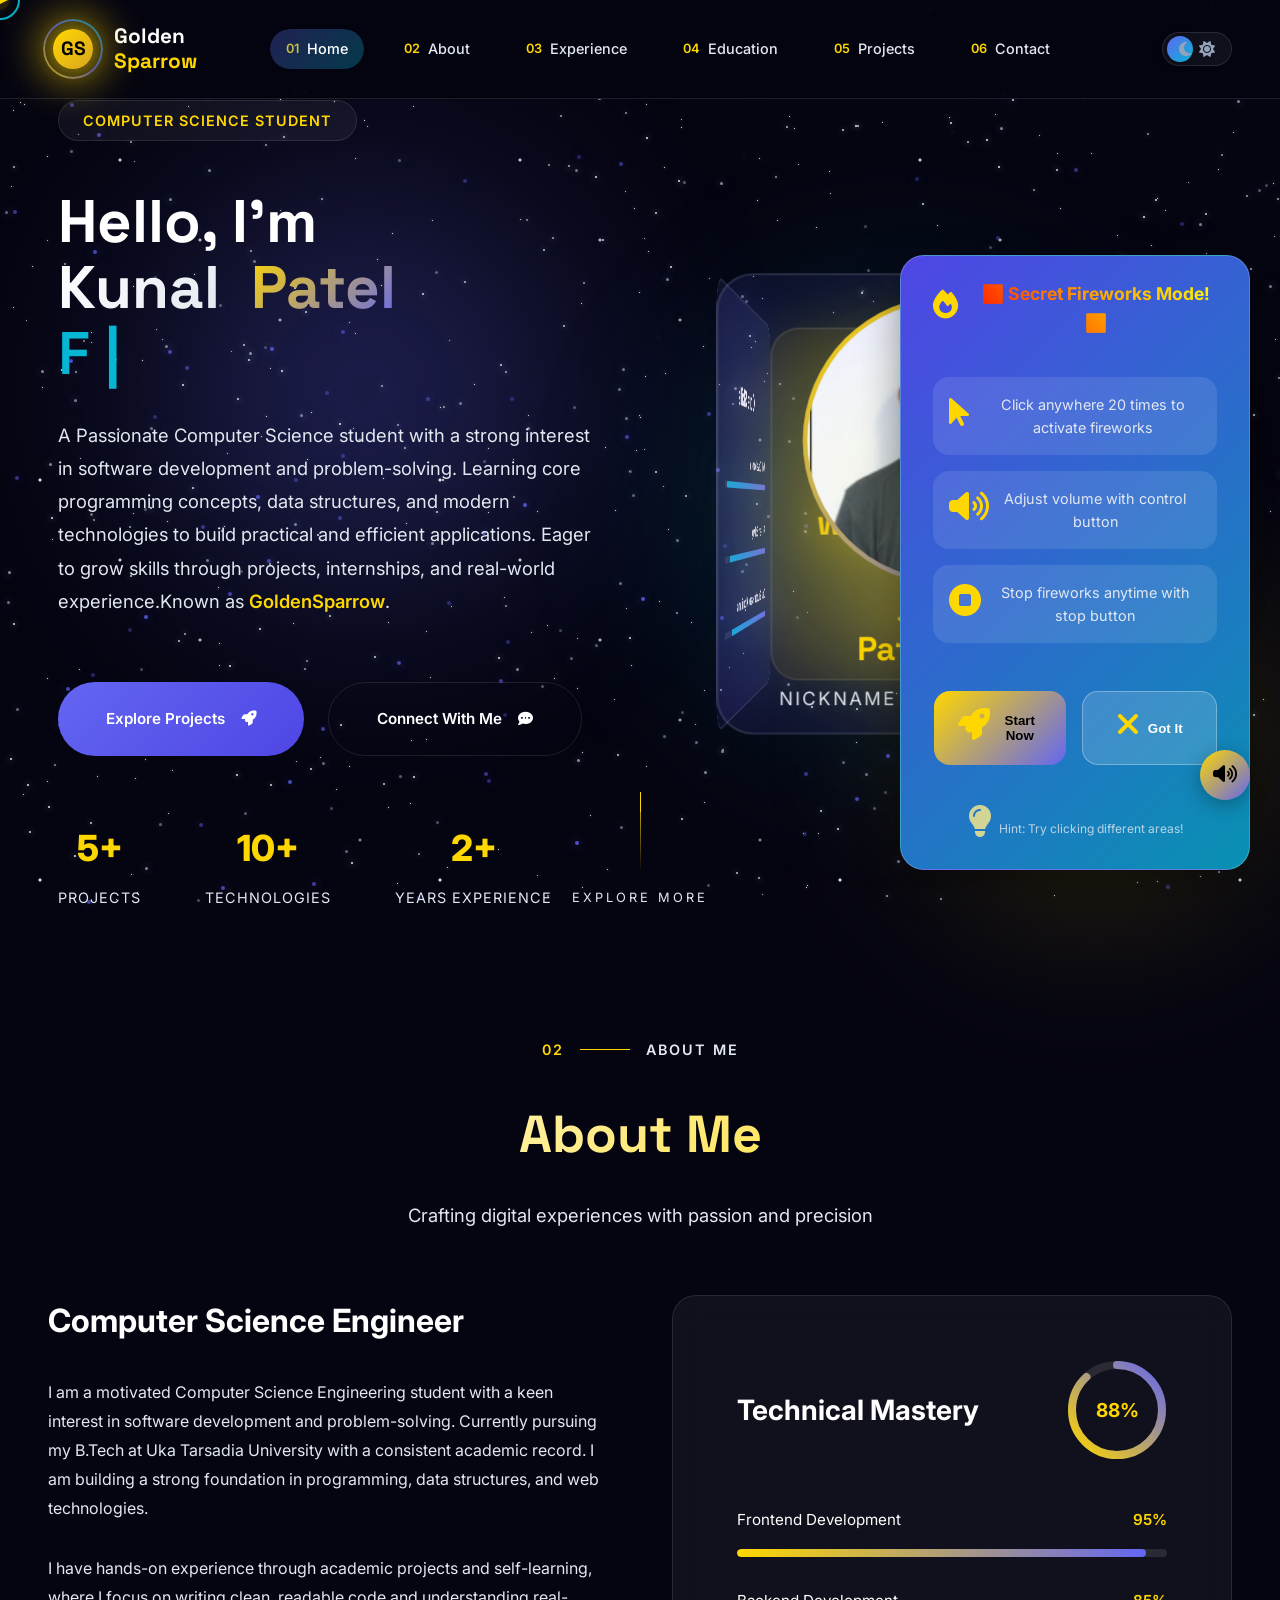
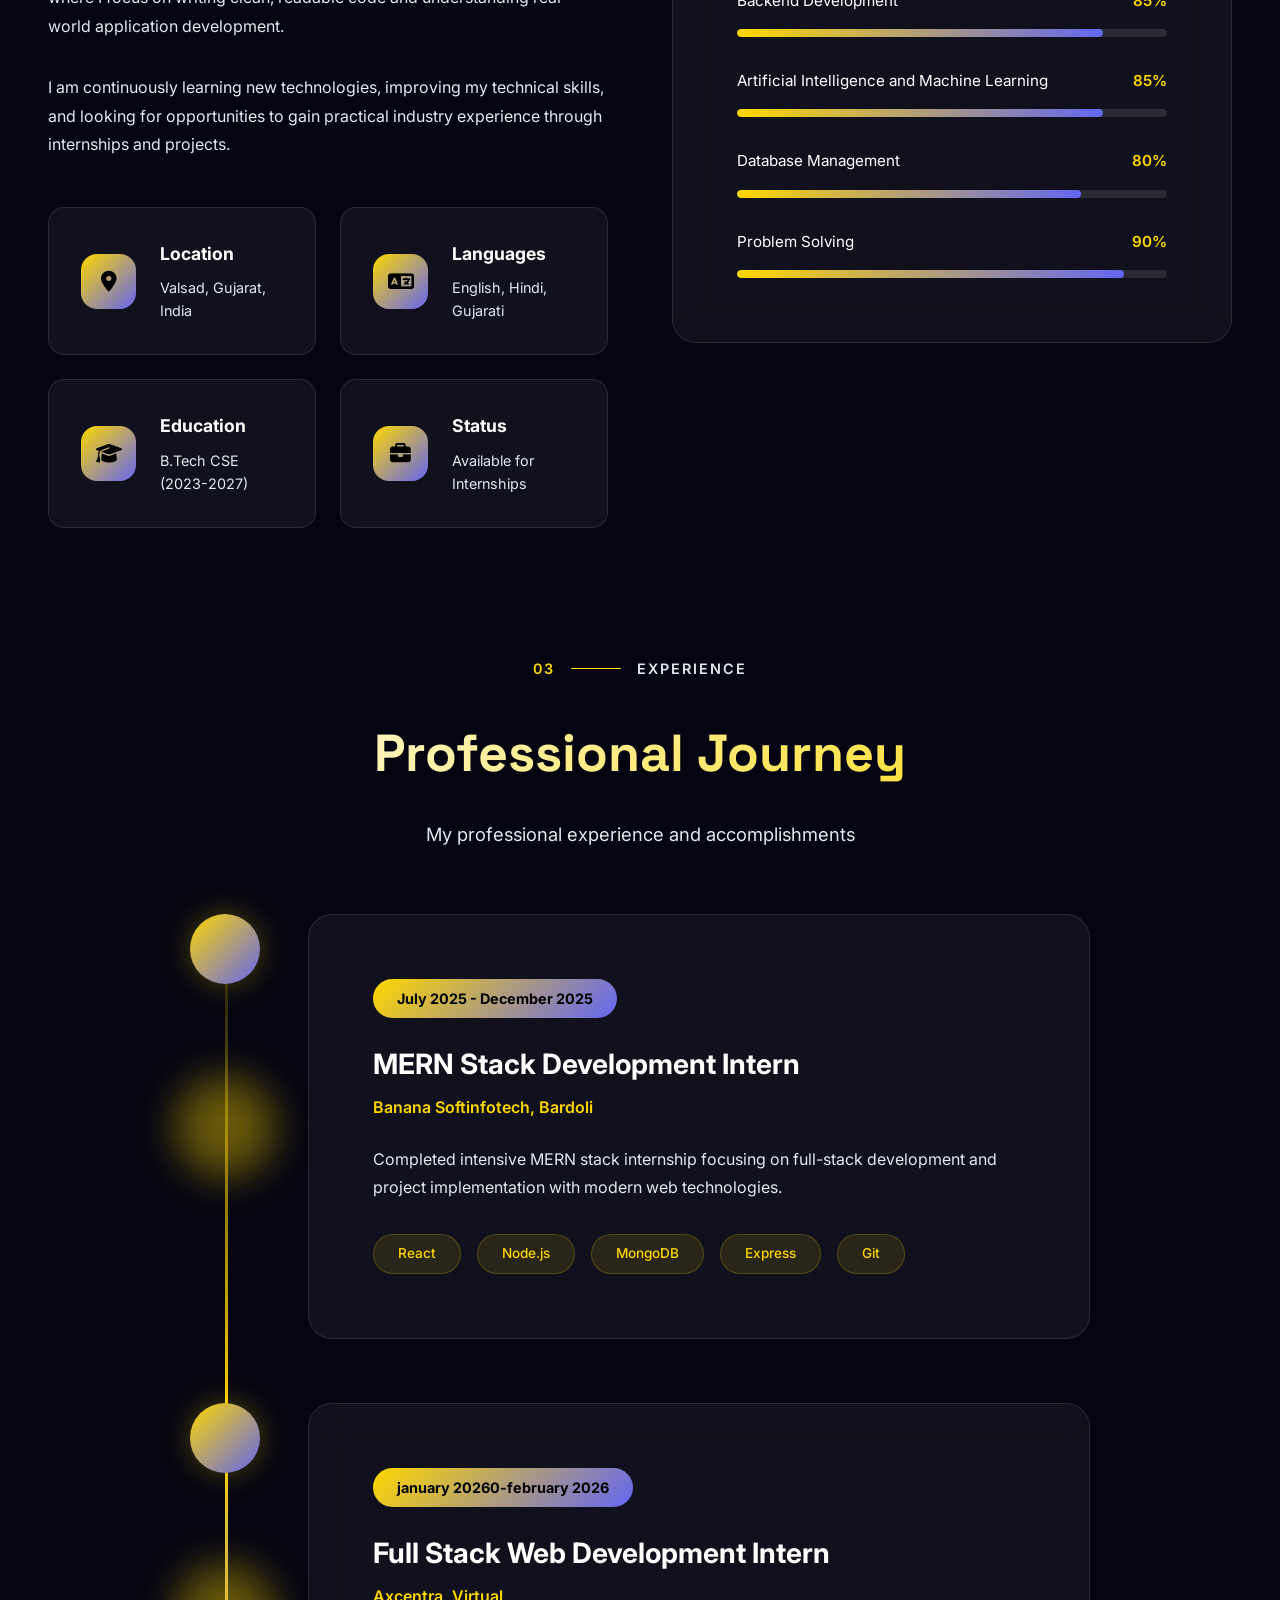
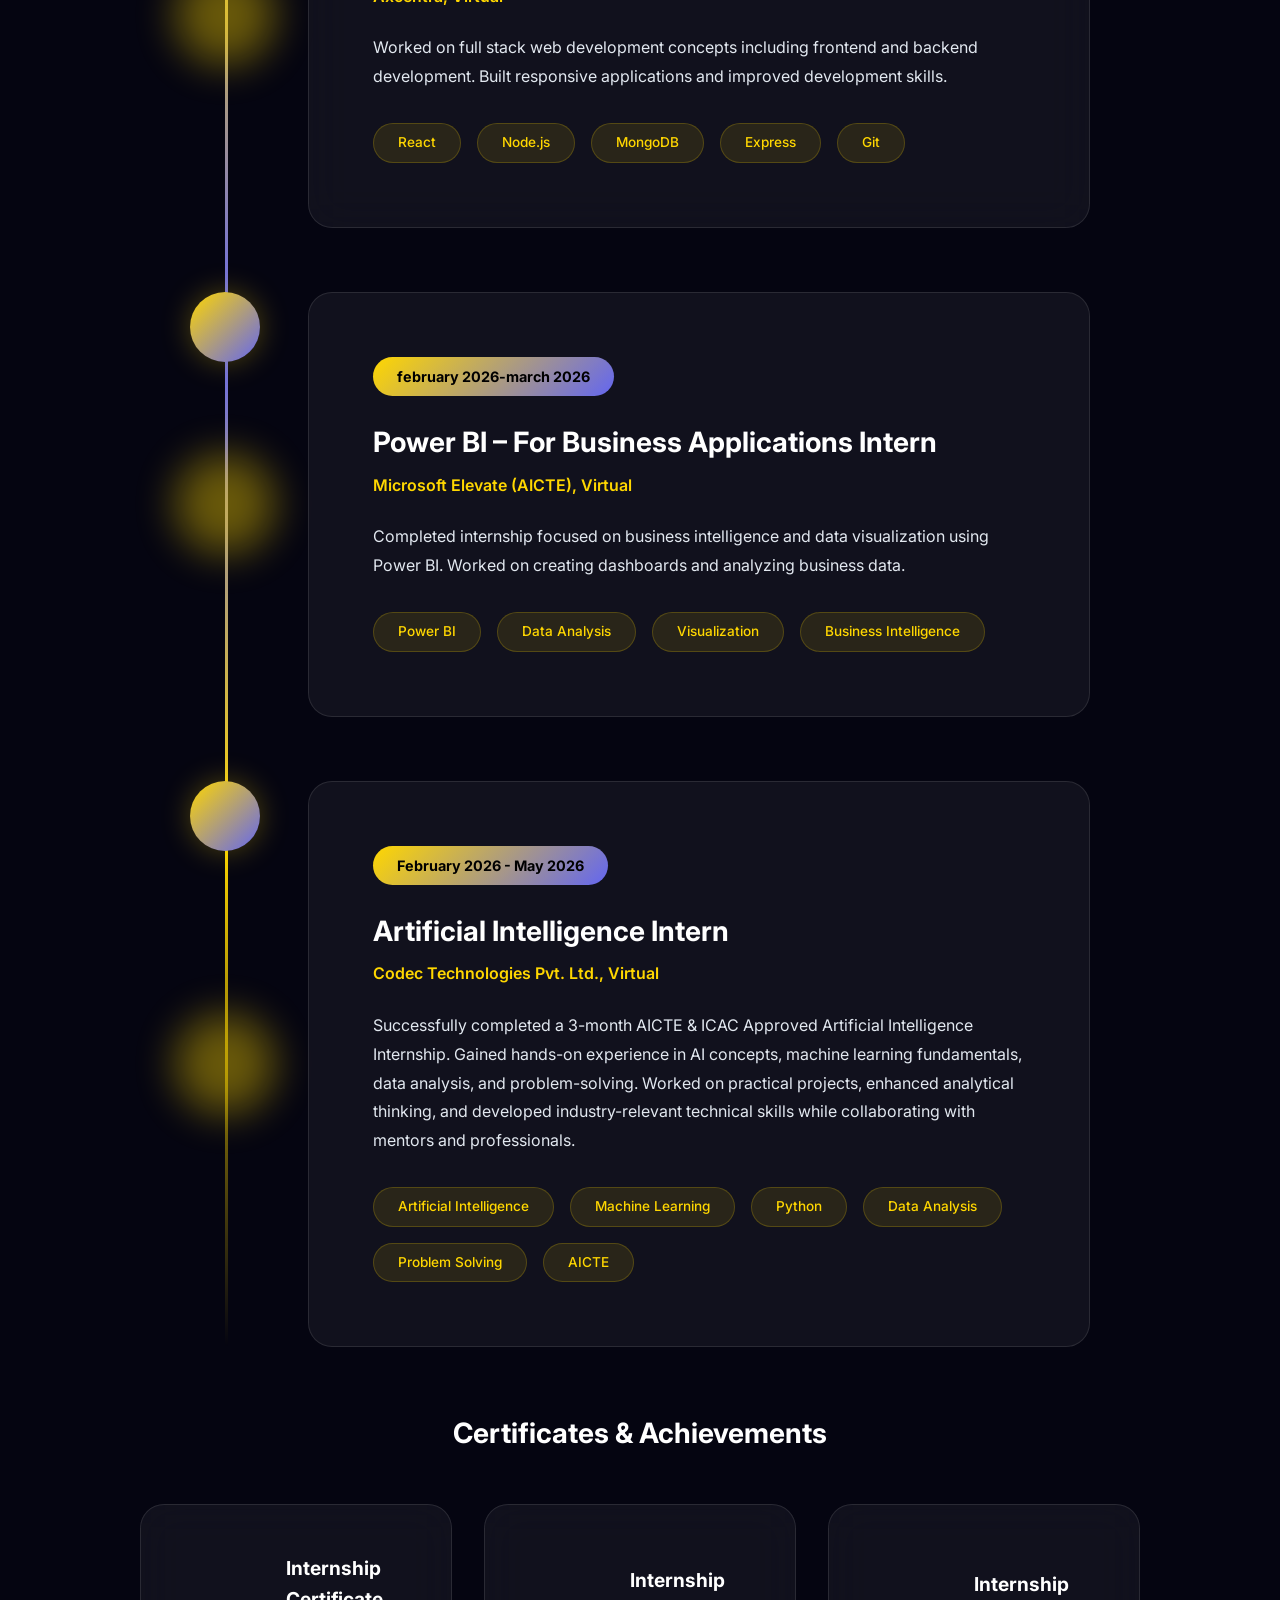
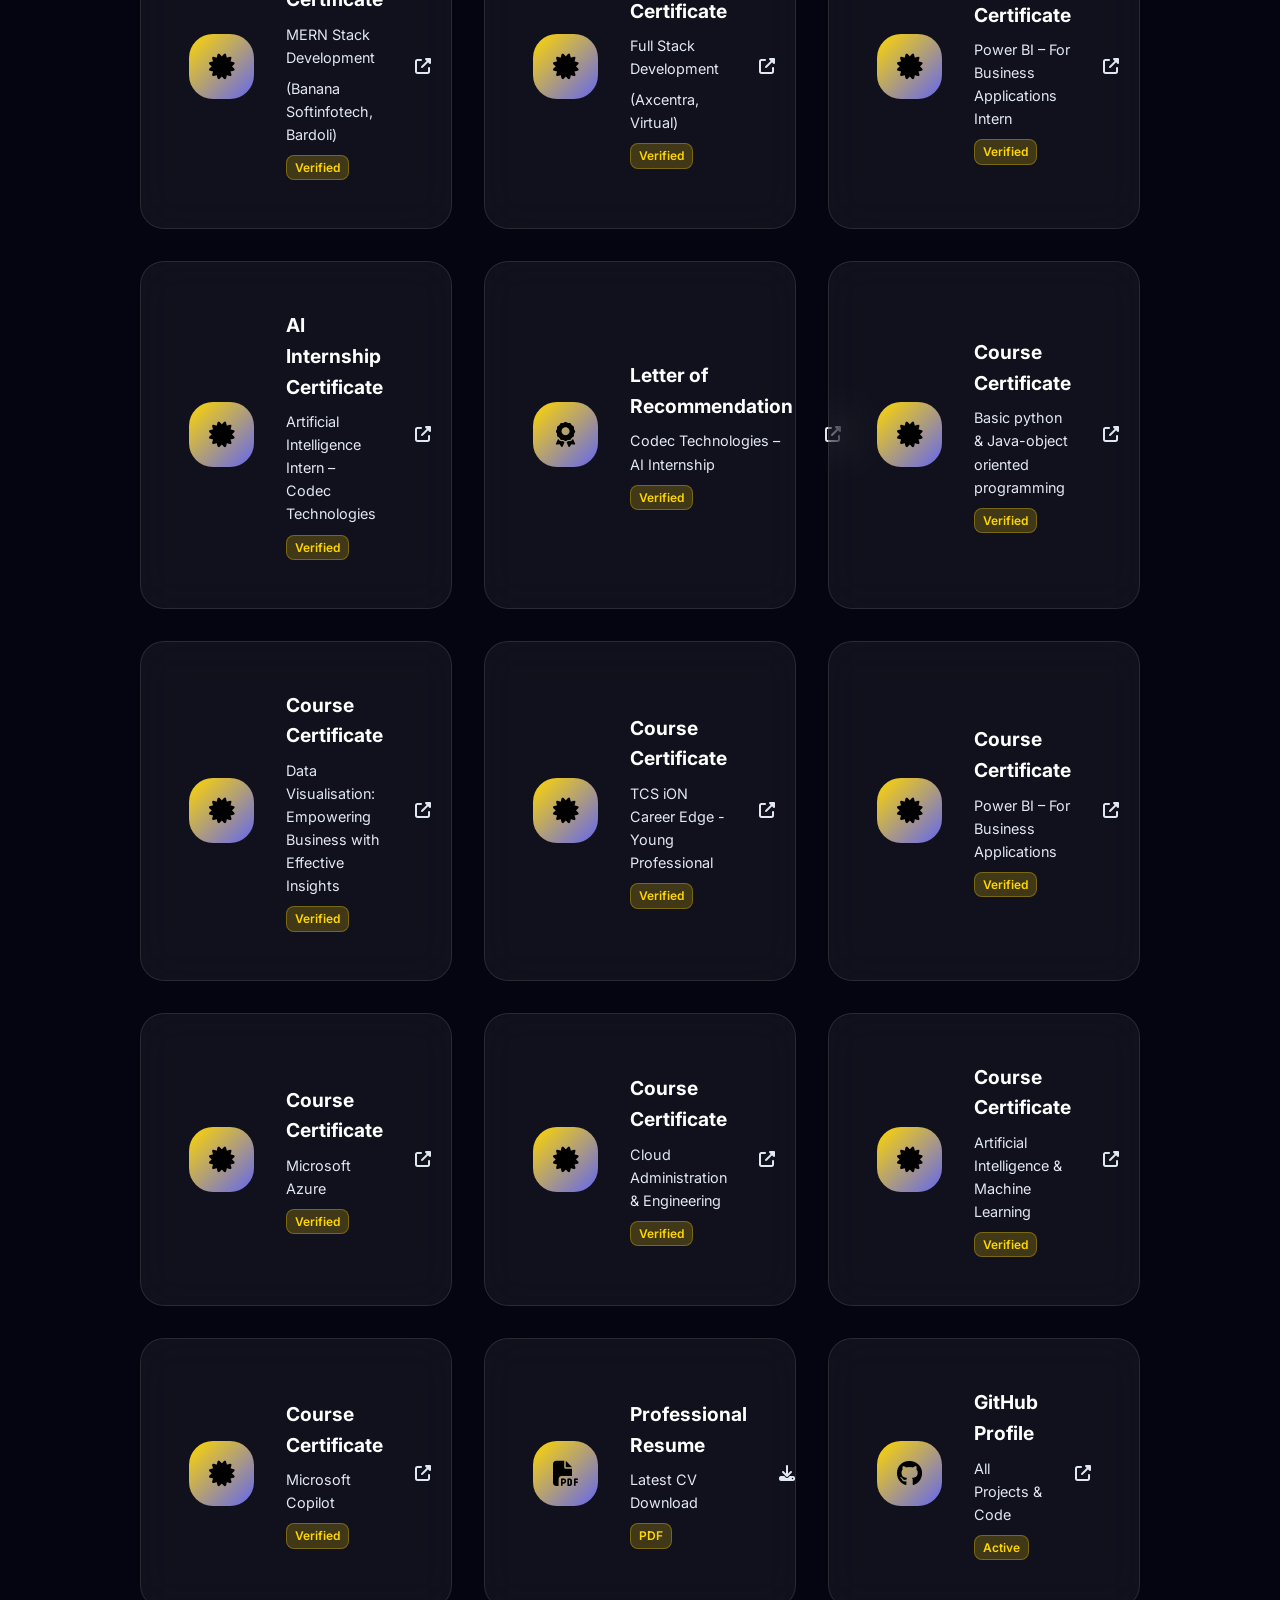
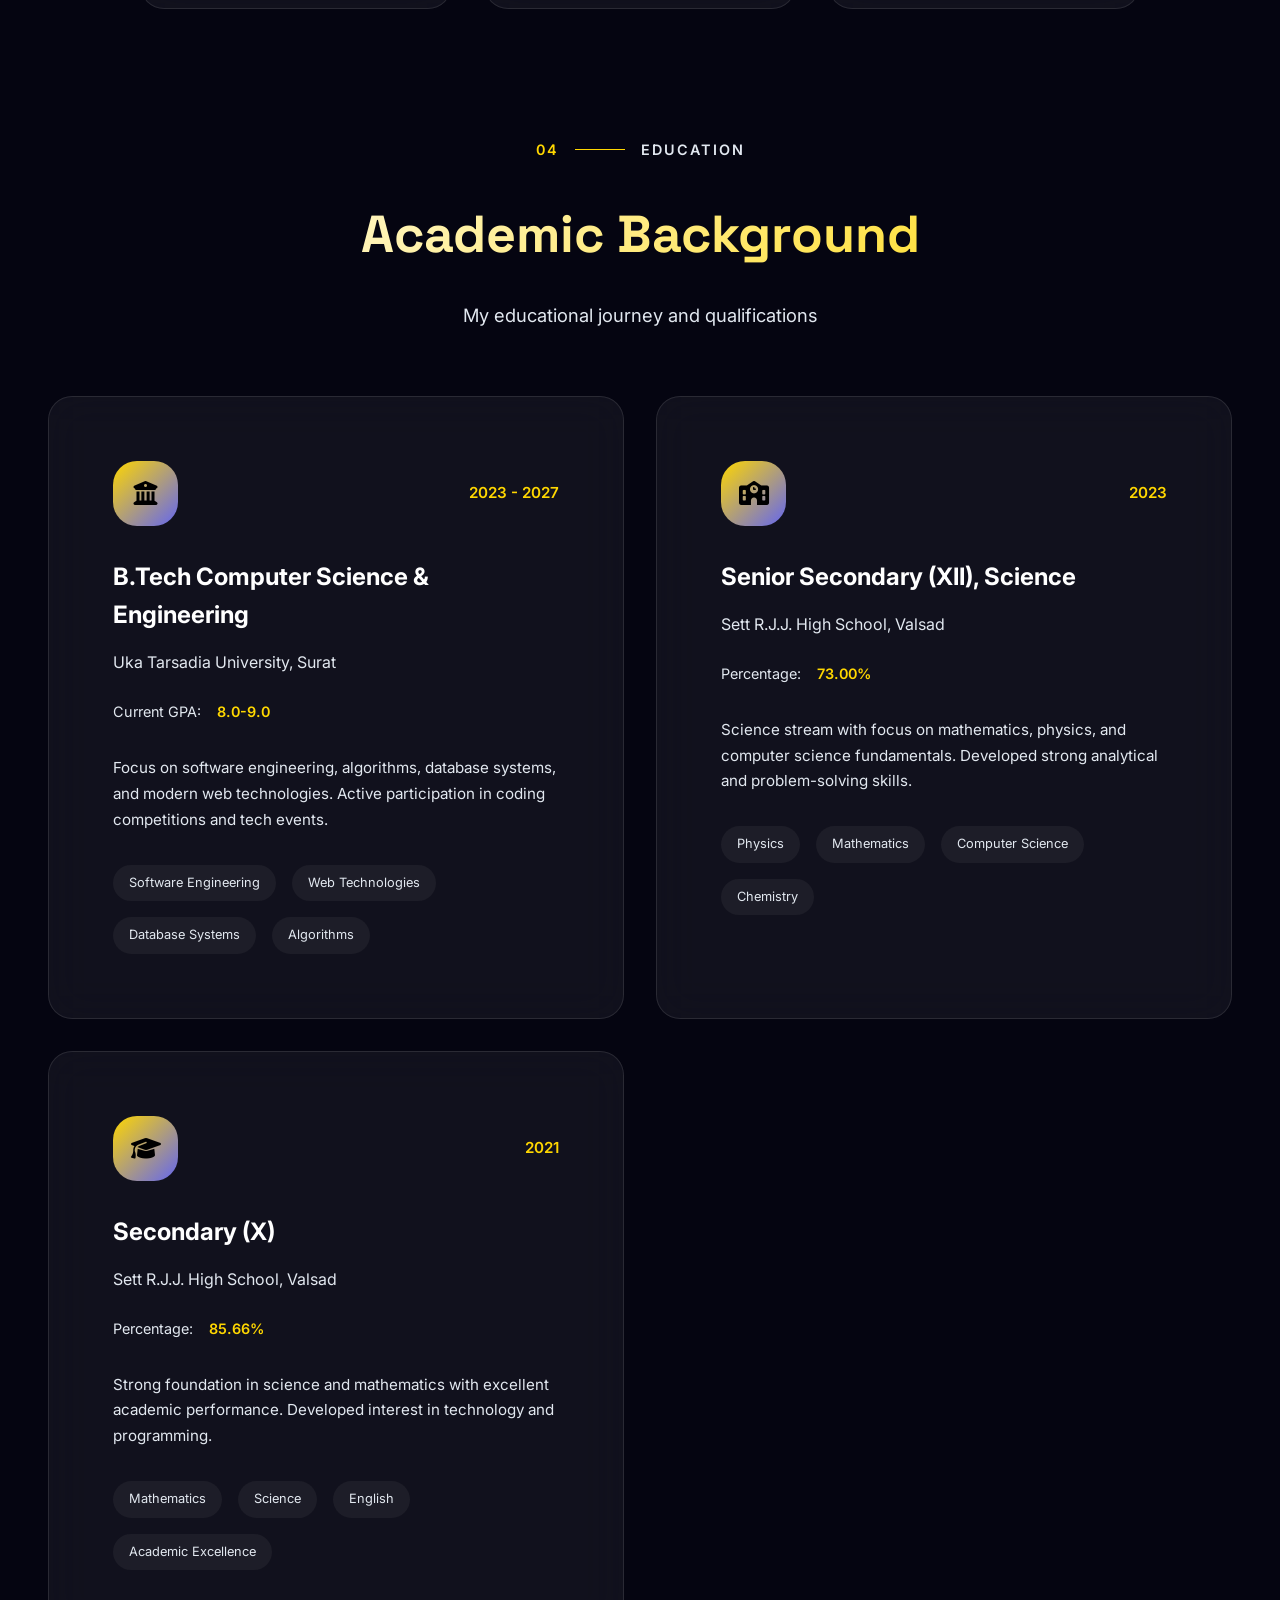
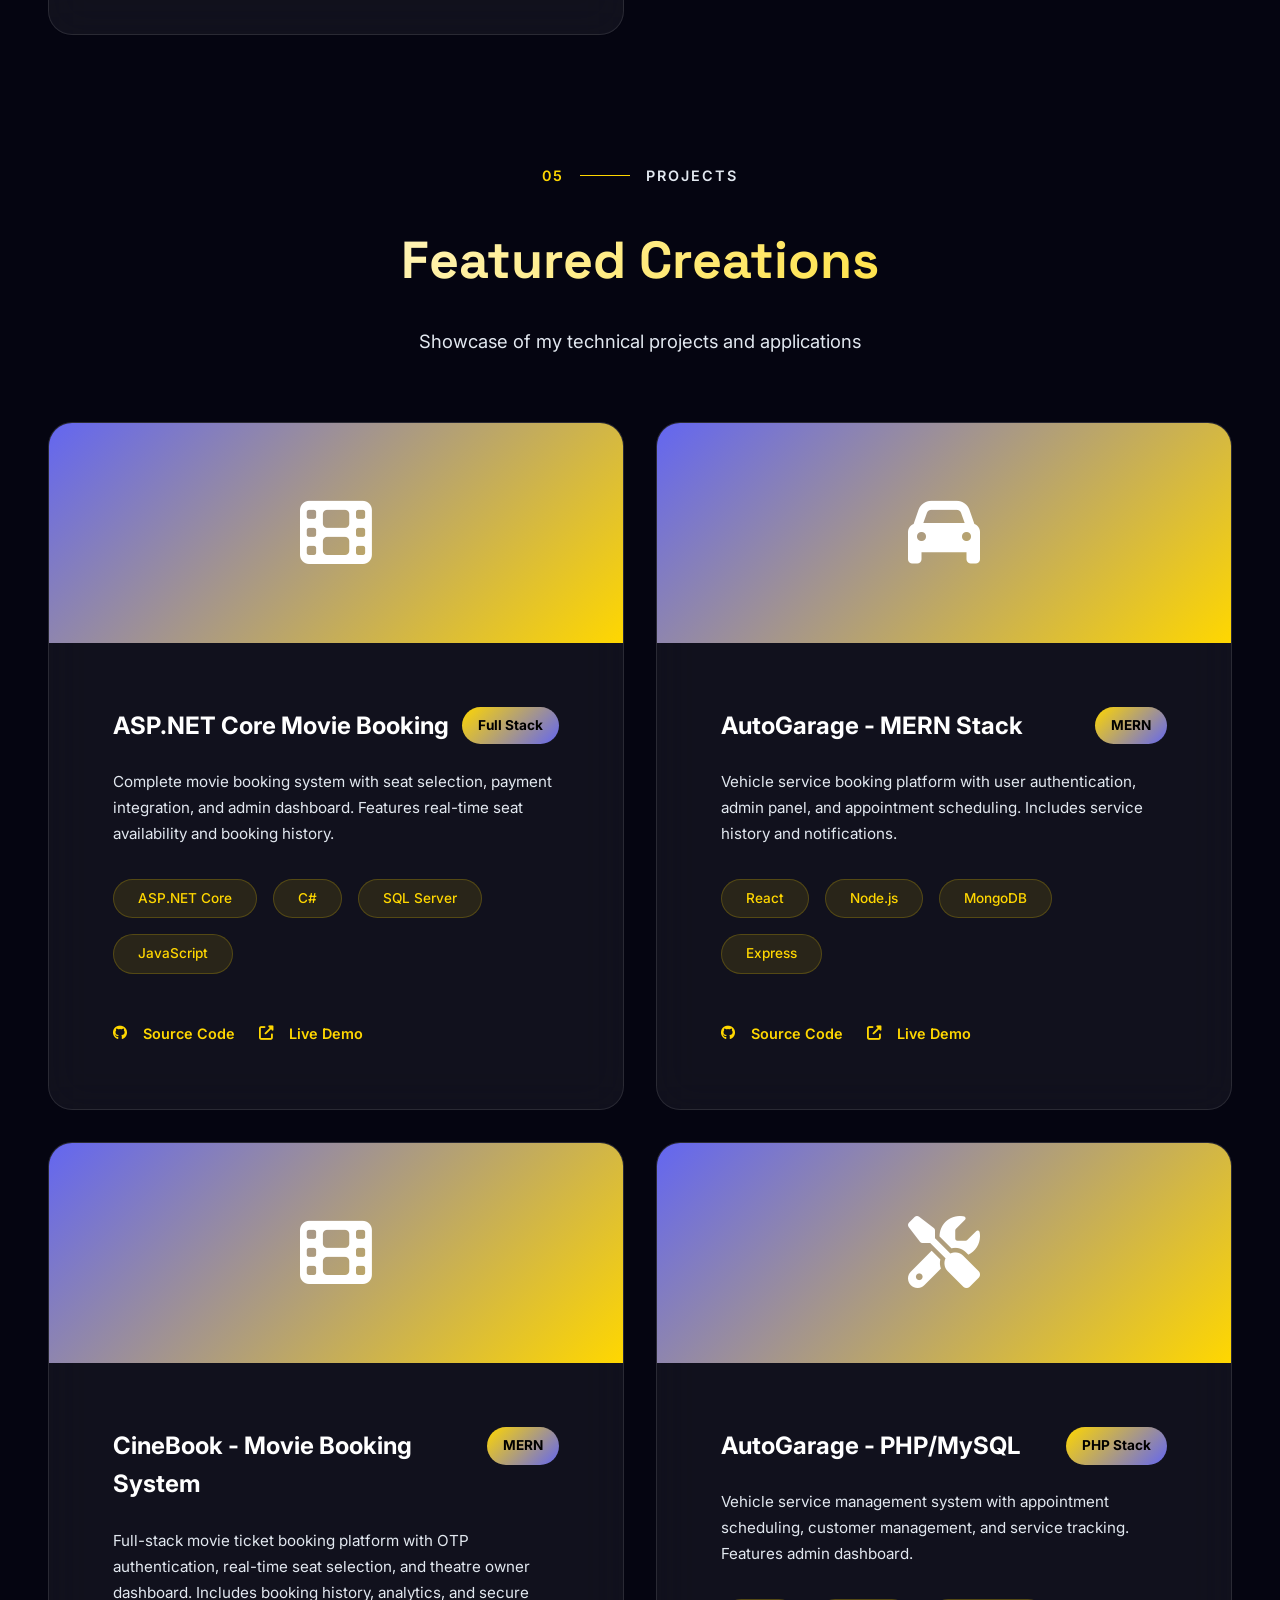
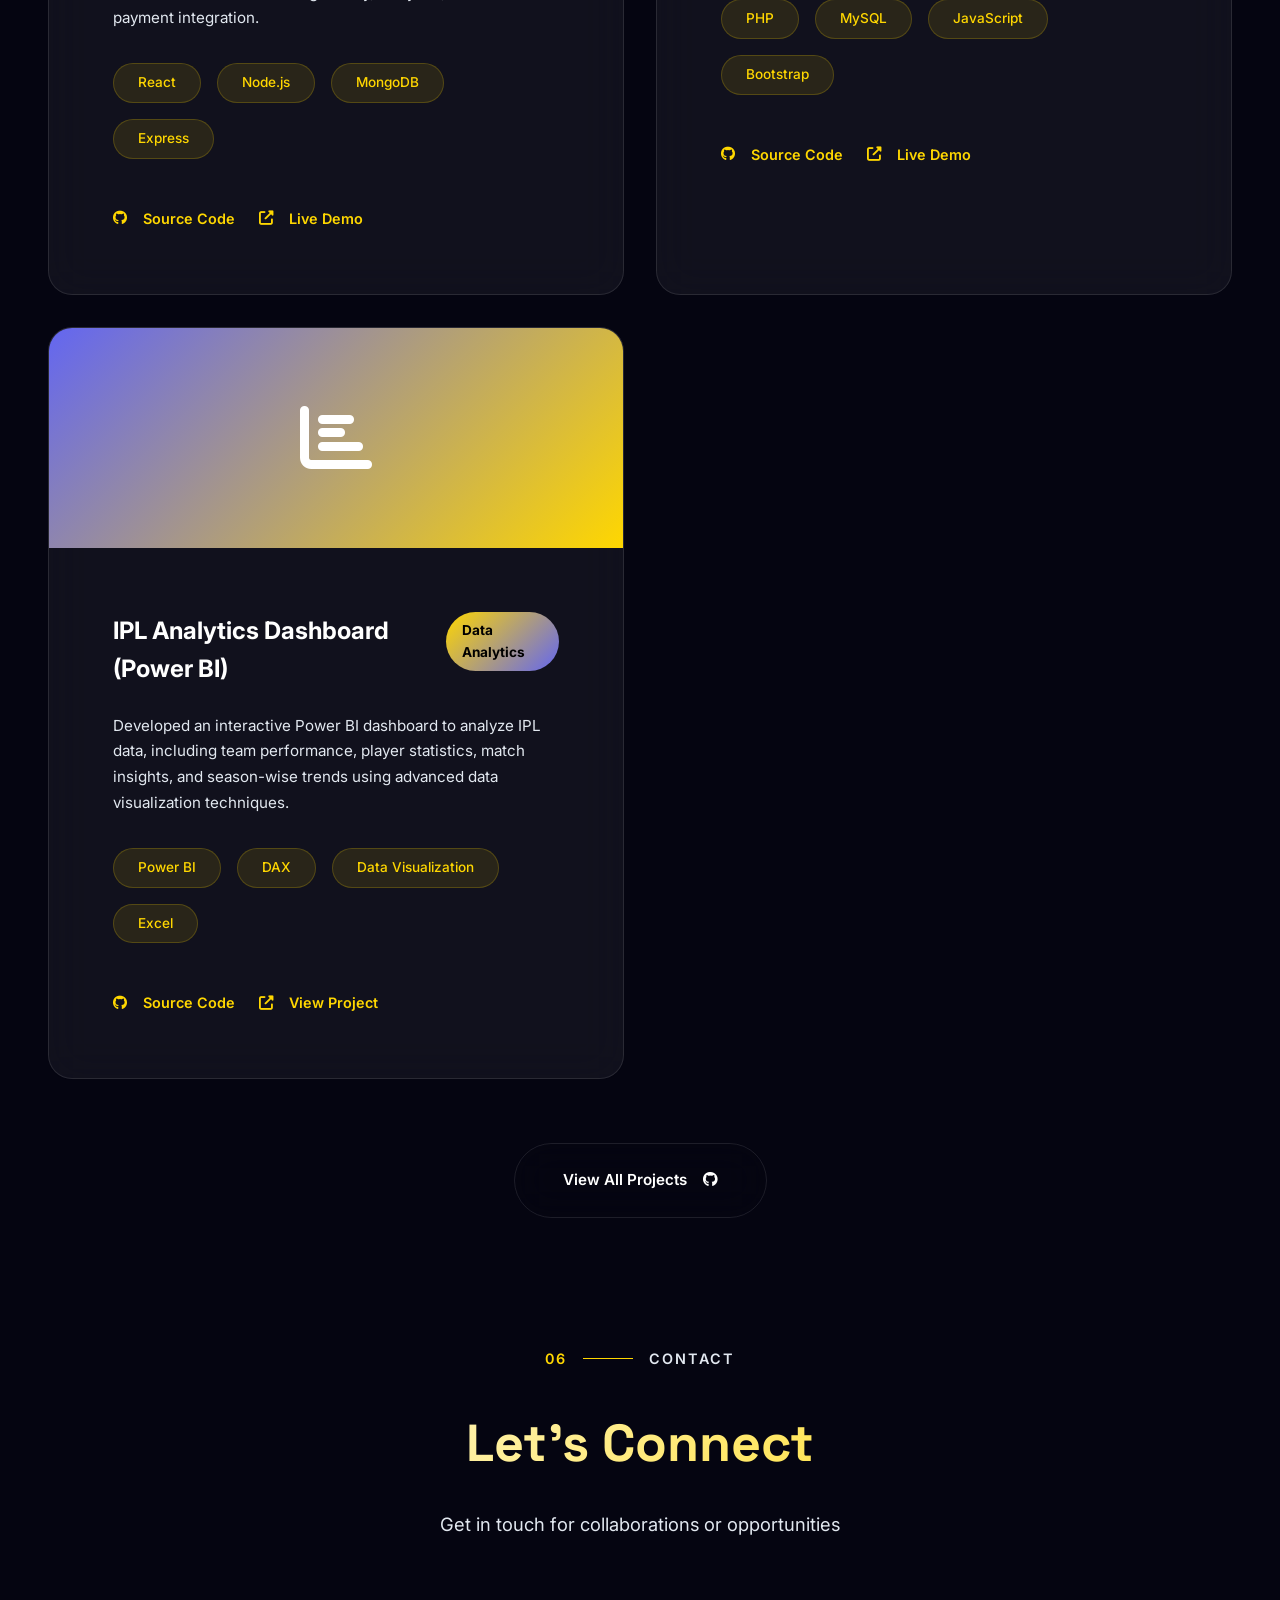
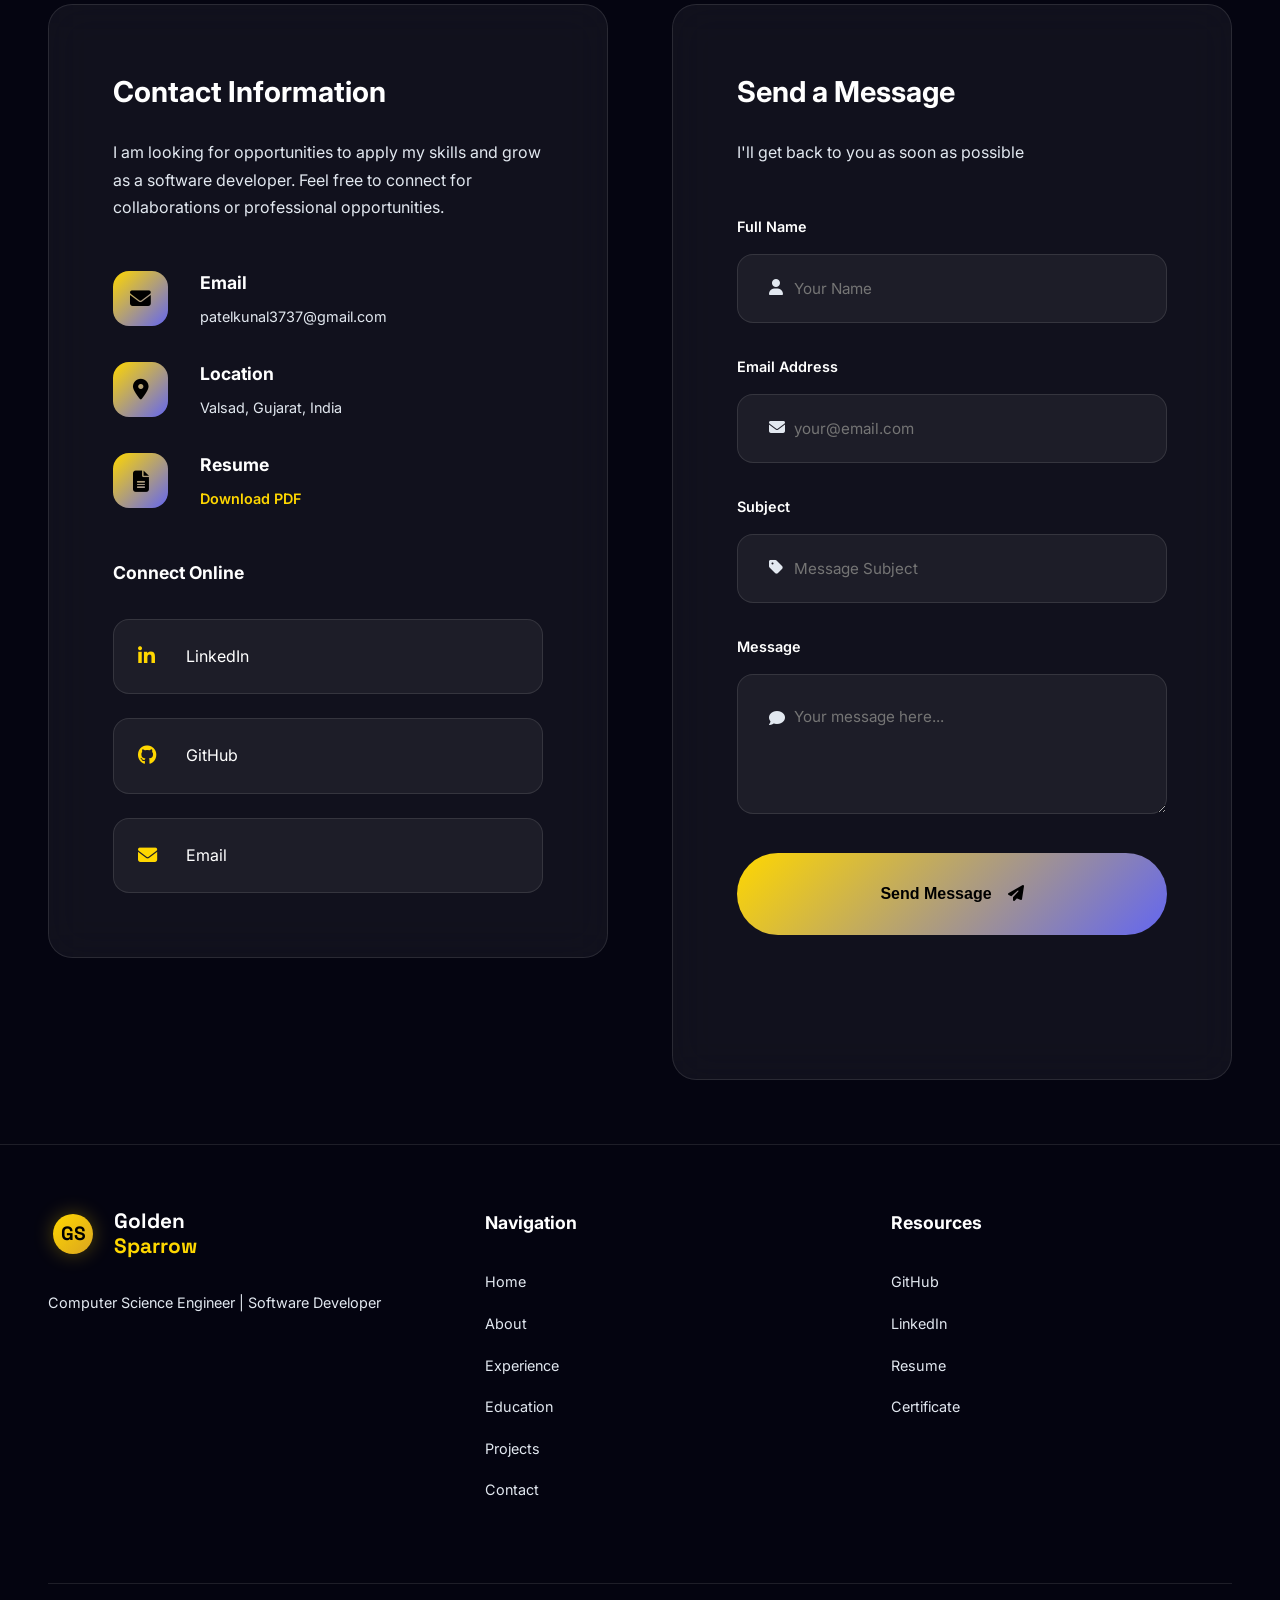
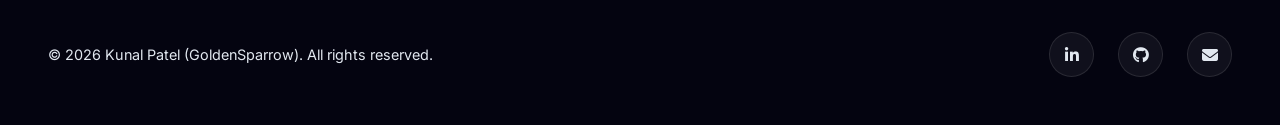
<file: Portfolio-2/index.html>
<!DOCTYPE html>
<html lang="en">

<head>
    <meta charset="UTF-8">
    <meta name="viewport" content="width=device-width, initial-scale=1.0">
    <title>Kunal Patel | Portfolio</title>
    <link rel="stylesheet" href="https://cdnjs.cloudflare.com/ajax/libs/font-awesome/6.4.0/css/all.min.css">
    <link rel="preconnect" href="https://fonts.googleapis.com">
    <link rel="preconnect" href="https://fonts.gstatic.com" crossorigin>
    <link href="https://fonts.googleapis.com/css2?family=Inter:wght@300;400;500;600;700;800;900&family=Poppins:wght@300;400;500;600;700;800&display=swap" rel="stylesheet">
    <link rel="icon" href="https://img.icons8.com/color/96/000000/developer.png" type="image/x-icon">
    <link rel="stylesheet" href="styles.css">
</head>

<body>
    <!-- Custom Cursor -->
    <div class="cursor"></div>
    <div class="cursor-follower"></div>

    <!-- Particles Background -->
    <div class="particles-bg" id="particles"></div>

    <!-- Navigation -->
    <header>
        <div class="nav-container">
            <a href="#home" class="logo">
                <div class="logo-circle">KP</div>
                Kunal<span style="color: var(--accent);">Patel</span>
            </a>
            <button class="mobile-menu-btn" id="mobileMenuBtn">
                <i class="fas fa-bars"></i>
            </button>
            <ul class="nav-links" id="navLinks">
                <li><a href="#home">Home</a></li>
                <li><a href="#about">About</a></li>
                <li><a href="#experience">Experience</a></li>
                <li><a href="#education">Education</a></li>
                <li><a href="#projects">Projects</a></li>
                <li><a href="#contact">Contact</a></li>
                <li>
                    <div class="theme-toggle" id="themeToggle"></div>
                </li>
            </ul>
        </div>
    </header>

    <!-- Hero Section -->
    <section id="home" class="hero">
        <div class="hero-container">
            <div class="hero-text">
                <h1>Kunal Patel</h1>
                <h2><span class="typing-text" id="typingText">Computer Science Engineering Student</span></h2>
                <p>Passionate Computer Science student with a strong interest in software development and problem-solving. Learning core programming concepts, data structures, and modern technologies to build practical and efficient applications. Eager to
                    grow skills through projects, internships, and real-world experience.</p>
                <div class="cta-buttons">
                    <a href="#projects" class="btn btn-primary">
                        <i class="fas fa-code"></i> View Projects
                    </a>
                    <a href="#contact" class="btn btn-secondary">
                        <i class="fas fa-paper-plane"></i> Contact Me
                    </a>
                </div>
            </div>
            <div class="hero-image">
                <div class="floating-card">
                    <div class="card-face card-front">
                        <div class="profile-img">
                            <img src="https://lh3.googleusercontent.com/d/1hkWWDzJZy8C501FoFcOufxlaIcYT_Aa9" alt="Kunal Patel Profile Picture" onerror="this.onerror=null;this.src='https://images.unsplash.com/photo-1507003211169-0a1dd7228f2d?ixlib=rb-4.0.3&ixid=M3wxMjA3fDB8MHxwaG90by1wYWdlfHx8fGVufDB8fHx8fA%3D%3D&auto=format&fit=crop&w=300&q=80'">
                        </div>
                    </div>
                    <div class="card-face card-back">
                        <div class="tech-badge">
                            <i class="fab fa-react"></i>
                            <span>React Developer</span>
                        </div>
                        <div class="tech-badge">
                            <i class="fab fa-node-js"></i>
                            <span>Node.js</span>
                        </div>
                        <div class="tech-badge">
                            <i class="fas fa-database"></i>
                            <span>MongoDB</span>
                        </div>
                        <div class="tech-badge">
                            <i class="fab fa-js"></i>
                            <span>JavaScript</span>
                        </div>
                    </div>
                </div>
            </div>
        </div>
    </section>

    <!-- About Section -->
    <section id="about" class="about">
        <div class="container">
            <div class="section-header">
                <h2 class="section-title">About Me</h2>
                <p class="section-subtitle">Passionate developer with expertise in modern web technologies</p>
            </div>

            <div class="about-content">
                <div class="about-text">
                    <h3>Computer Science Engineer</h3>
                    <p>I am a motivated Computer Science Engineering student with a keen interest in software development and problem-solving. Currently pursuing my B.Tech at Uka Tarsadia University with a consistent academic record. I am building a strong
                        foundation in programming, data structures, and web technologies.</p>
                    <p>I have hands-on experience through academic projects and self-learning, where I focus on writing clean, readable code and understanding real-world application development.</p>
                    <p>I am continuously learning new technologies, improving my technical skills, and looking for opportunities to gain practical industry experience through internships and projects.</p>

                    <div class="about-highlights">
                        <div class="highlight-card">
                            <div class="highlight-icon">
                                <i class="fas fa-map-marker-alt"></i>
                            </div>
                            <div class="highlight-content">
                                <h4>Location</h4>
                                <p>Valsad, Gujarat, India</p>
                            </div>
                        </div>

                        <div class="highlight-card">
                            <div class="highlight-icon">
                                <i class="fas fa-language"></i>
                            </div>
                            <div class="highlight-content">
                                <h4>Languages</h4>
                                <p>English, Hindi, Gujarati</p>
                            </div>
                        </div>

                        <div class="highlight-card">
                            <div class="highlight-icon">
                                <i class="fas fa-graduation-cap"></i>
                            </div>
                            <div class="highlight-content">
                                <h4>Education</h4>
                                <p>B.Tech CSE (2023-2027)</p>
                            </div>
                        </div>

                        <div class="highlight-card">
                            <div class="highlight-icon">
                                <i class="fas fa-briefcase"></i>
                            </div>
                            <div class="highlight-content">
                                <h4>Status</h4>
                                <p>Available for Internships</p>
                            </div>
                        </div>
                    </div>
                </div>

                <div class="skills-container">
                    <h3>Technical Skills</h3>
                    <div class="skills-grid">
                        <div class="skill-category">
                            <h4>Frontend</h4>
                            <div class="skill-tags">
                                <span class="skill-tag"><i class="fab fa-react"></i> React</span>
                                <span class="skill-tag"><i class="fab fa-js"></i> JavaScript</span>
                                <span class="skill-tag"><i class="fab fa-html5"></i> HTML5</span>
                                <span class="skill-tag"><i class="fab fa-css3-alt"></i> CSS3</span>
                                <span class="skill-tag"><i class="fab fa-js"></i> JSX</span>
                                <span class="skill-tag"><i class="fab fa-bootstrap"></i> Bootstrap</span>
                            </div>
                        </div>

                        <div class="skill-category">
                            <h4>Backend</h4>
                            <div class="skill-tags">
                                <span class="skill-tag"><i class="fab fa-node-js"></i> Node.js</span>
                                <span class="skill-tag"><i class="fas fa-server"></i> Express.js</span>
                                <span class="skill-tag"><i class="fas fa-database"></i> MongoDB</span>
                                <span class="skill-tag"><i class="fas fa-code"></i> REST APIs</span>
                                <span class="skill-tag"><i class="fab fa-microsoft"></i> ASP.NET</span>
                                <span class="skill-tag"><i class="fab fa-php"></i> PHP</span>
                            </div>
                        </div>

                        <div class="skill-category">
                            <h4>Programming</h4>
                            <div class="skill-tags">
                                <span class="skill-tag"><i class="fab fa-js"></i> JavaScript</span>
                                <span class="skill-tag"><i class="fab fa-python"></i> Python</span>
                                <span class="skill-tag"><i class="fab fa-java"></i> Java</span>
                                <span class="skill-tag"><i class="fas fa-code"></i> C</span>
                            </div>
                        </div>

                        <div class="skill-category">
                            <h4>Tools & Others</h4>
                            <div class="skill-tags">
                                <span class="skill-tag"><i class="fab fa-git-alt"></i> Git & GitHub</span>
                                <span class="skill-tag"><i class="fas fa-layer-group"></i> MERN Stack</span>
                                <span class="skill-tag"><i class="fas fa-database"></i> MySQL</span>
                                <span class="skill-tag"><i class="fab fa-flutter"></i> Flutter</span>
                                <span class="skill-tag"><i class="fas fa-code"></i> VS Code</span>
                                <span class="skill-tag"><i class="fas fa-paper-plane"></i> Postman</span>
                            </div>
                        </div>
                    </div>
                </div>
            </div>
        </div>
    </section>

    <!-- Experience Section -->
    <section id="experience" class="experience">
        <div class="container">
            <div class="section-header">
                <h2 class="section-title">Experience</h2>
                <p class="section-subtitle">My professional journey and accomplishments</p>
            </div>
            <div class="experience-timeline">

                <!-- 1. MERN Internship -->
                <div class="timeline-item">
                    <div class="timeline-icon">
                        <i class="fas fa-laptop-code"></i>
                    </div>
                    <div class="timeline-content">
                        <div class="timeline-date">July 2025 - December 2025</div>
                        <h3>MERN Stack Development Intern</h3>
                        <div style="color: var(--accent); font-weight: 600; margin-bottom: 1rem;">
                            Banana Softinfotech, Bardoli
                        </div>
                        <p>
                            Completed internship focused on full-stack web development, building applications and working with modern technologies.
                        </p>
                    </div>
                </div>

                <!-- 2. Full Stack Internship -->
                <div class="timeline-item">
                    <div class="timeline-icon">
                        <i class="fas fa-code"></i>
                    </div>
                    <div class="timeline-content">
                        <div class="timeline-date">January 2026-February 2026</div>
                        <h3>Full Stack Web Development Intern</h3>
                        <div style="color: var(--accent); font-weight: 600; margin-bottom: 1rem;">
                            Axcentra, Virtual
                        </div>
                        <p>
                            Gained experience in frontend and backend development, building responsive web applications and understanding full stack workflows.
                        </p>
                    </div>
                </div>


                <!-- 3. Power BI Internship -->
                <div class="timeline-item">
                    <div class="timeline-icon">
                        <i class="fas fa-chart-line"></i>
                    </div>
                    <div class="timeline-content">
                        <div class="timeline-date">February 2026-March 2026</div>
                        <h3>Power BI – Business Applications Intern</h3>
                        <div style="color: var(--accent); font-weight: 600; margin-bottom: 1rem;">
                            Microsoft Elevate (AICTE), Virtual
                        </div>
                        <p>
                            Worked on data visualization and business intelligence using Power BI, creating dashboards and analyzing datasets.
                        </p>
                    </div>
                </div>

                <div class="timeline-item">
    <div class="timeline-icon">
        <i class="fas fa-robot"></i>
    </div>
    <div class="timeline-content">
        <div class="timeline-date">February 2026 - May 2026</div>
        <h3>Artificial Intelligence Intern</h3>
        <div style="color: var(--accent); font-weight: 600; margin-bottom: 1rem;">
            Codec Technologies Pvt. Ltd. (AICTE & ICAC Approved), Virtual
        </div>
        <p>
            Successfully completed a 3-month Artificial Intelligence Internship, gaining hands-on experience in AI concepts, machine learning fundamentals, data analysis, and problem-solving. Worked on practical projects, enhanced analytical thinking, and developed industry-relevant technical skills while collaborating with mentors and professionals.
        </p>
    </div>
</div>

            </div>

            <div class="certificate-showcase">
                <h3 style="margin-bottom: 1rem; color: var(--text);">Certificates & Resume</h3>
                <p style="color: var(--text-secondary); margin-bottom: 4rem;">View my official documents and certifications</p>
                <div>
                    <a href="https://drive.google.com/file/d/1ajWlyUenvSLsiuTq7yjoVGJQotarlJS6/view?usp=sharing" target="_blank" class="certificate-btn">
                        <i class="fas fa-certificate"></i> Internship Certificate-MERN Stack Development-(Banana Softinfotech, Bardoli)
                    </a>
                    <a href="https://drive.google.com/file/d/1X__spqVTQ19TrQXanOiYVV2OSkg9sSFq/view?usp=sharing" target="_blank" class="certificate-btn">
                        <i class="fas fa-certificate"></i> Internship Certificate-Full Stack Development-(Axcentra, Virtual)
                    </a>
                    <a href="https://drive.google.com/file/d/1rV_Xh2-Di9ioKshRs49RZjWvWsHNEBJy/view?usp=sharing" target="_blank" class="certificate-btn">
                        <i class="fas fa-file-pdf"></i> Internship Certificate-Power BI – For Business Applications Intern-(Microsoft Elevate (AICTE), Virtual)
                    </a>
                    <a href="https://drive.google.com/file/d/1Jaw5G8jQFxV_ShDIUQke_v6BsySrtkFg/view?usp=sharing" target="_blank" class="certificate-btn">
    <i class="fas fa-file-pdf"></i> AI Internship Certificate - Artificial Intelligence Intern (Codec Technologies Pvt. Ltd., Virtual)
</a>
                    <a href="https://drive.google.com/file/d/1_WhFOP2YLZLIuhDV-nWGd4Q6UyAw05p3/view?usp=sharing" target="_blank" class="certificate-btn">
    <i class="fas fa-file-pdf"></i> Letter of Recommendation - Artificial Intelligence Intern (Codec Technologies Pvt. Ltd.)
</a>
                    <a href="https://drive.google.com/file/d/1_85Cmumr_gaehdT1jfUK_unKzNq5bJpV/view?usp=sharing" target="_blank" class="certificate-btn">
                        <i class="fas fa-file-pdf"></i> Download Resume
                    </a>
                    <a href="https://drive.google.com/file/d/1wbHWVI8pYZc8U0RXGrlGCuy23TdHFP_N/view?usp=sharing" target="_blank" class="certificate-btn">
                        <i class="fas fa-certificate"></i> Course Certificate-Power BI – For Business Applications-(Microsoft Elevate (AICTE), Virtual)
                    </a>
                    <a href="https://drive.google.com/file/d/1-ycoig1qiu-jtnP_TkQGOBXspyDrFjZ2/view?usp=sharing" target="_blank" class="certificate-btn">
                        <i class="fas fa-certificate"></i> Course Certificate-Microsoft Azure-(Microsoft Elevate (AICTE), Virtual)
                        <a href="https://drive.google.com/file/d/1RQAHLrJo-UCJpixSf3GOW-UJha1SJAx8/view?usp=sharing" target="_blank" class="certificate-btn">
                            <i class="fas fa-certificate"></i> Course Certificate-Cloud Administration & Engineering-(Microsoft Elevate (AICTE), Virtual)
                            <a href="https://drive.google.com/file/d/1peSejF5blxErXvgowkvqc1R86iGXhC2f/view?usp=sharing" target="_blank" class="certificate-btn">
                                <i class="fas fa-certificate"></i> Course Certificate-Artificial Intelligence & Machine Learning-(Microsoft Elevate (AICTE), Virtual)
                            </a>
                            <a href="https://drive.google.com/file/d/1IWqj_kJRrez47JklSGeTyxOlNeB551kQ/view?usp=sharing" target="_blank" class="certificate-btn">
                                <i class="fas fa-certificate"></i> Course Certificate-Microsoft Copilot-(Microsoft Elevate (AICTE), Virtual)
                            </a>
                              <a href="https://drive.google.com/file/d/1h9gfzfm8tkq8Avv1-hC62fMNULU_BeoD/view?usp=drive_link" target="_blank" class="certificate-btn">
                                <i class="fas fa-certificate"></i> Course Certificate-TCS iON Career Edge - Young Professional
                            </a>
                              <a href="https://drive.google.com/file/d/13vCpoz480IH90i89i2CwCXLfzfnnOImQ/view?usp=drive_link" target="_blank" class="certificate-btn">
                                <i class="fas fa-certificate"></i> Course Certificate-Data Visualisation: Empowering Business with Effective Insights
                            </a>
                              <a href="https://drive.google.com/file/d/1_V55lSB5n8sIynmM_DJ6qaWWmM7kdTMv/view?usp=drive_link" class="certificate-btn">
                                <i class="fas fa-certificate"></i> Course Certificate-Basic python & Java-object oriented programming
                            </a>

                </div>
            </div>
        </div>
    </section>

    <!-- Education Section -->
    <section id="education" class="education">
        <div class="container">
            <div class="section-header">
                <h2 class="section-title">Education</h2>
                <p class="section-subtitle">My academic background and qualifications</p>
            </div>

            <div class="education-grid">
                <div class="education-card">
                    <div class="education-icon">
                        <i class="fas fa-university"></i>
                    </div>
                    <div class="education-year">2023 - 2027</div>
                    <h3>B.Tech Computer Science & Engineering</h3>
                    <h4 style="color: var(--text-secondary); margin-bottom: 1rem;">Uka Tarsadia University, Surat</h4>
                    <p style="color: var(--text-secondary);">Current GPA: 8.0-8.5</p>
                    <p style="color: var(--text-secondary); margin-top: 1rem;">Focus on software engineering, algorithms, database systems, and web technologies.</p>
                </div>

                <div class="education-card">
                    <div class="education-icon">
                        <i class="fas fa-school"></i>
                    </div>
                    <div class="education-year">2023</div>
                    <h3>Senior Secondary (XII), Science</h3>
                    <h4 style="color: var(--text-secondary); margin-bottom: 1rem;">Sett R.J.J. High School, Valsad</h4>
                    <p style="color: var(--text-secondary);">Percentage: 73.00%</p>
                    <p style="color: var(--text-secondary); margin-top: 1rem;">Science stream with Computer Science as elective subject.</p>
                </div>

                <div class="education-card">
                    <div class="education-icon">
                        <i class="fas fa-graduation-cap"></i>
                    </div>
                    <div class="education-year">2021</div>
                    <h3>Secondary (X)</h3>
                    <h4 style="color: var(--text-secondary); margin-bottom: 1rem;">Sett R.J.J. High School, Valsad</h4>
                    <p style="color: var(--text-secondary);">Percentage: 85.66%</p>
                    <p style="color: var(--text-secondary); margin-top: 1rem;">Strong foundation in Mathematics and Science subjects.</p>
                </div>
            </div>
        </div>
    </section>

    <!-- Projects Section -->
    <section id="projects" class="projects">
        <div class="container">
            <div class="section-header">
                <h2 class="section-title">Projects</h2>
                <p class="section-subtitle">Showcase of my technical work and applications</p>
            </div>

            <div class="projects-grid">
                <div class="project-card">
                    <div class="project-image">
                        <i class="fas fa-film"></i>
                    </div>
                    <div class="project-content">
                        <h3>ASP.NET Core Movie Booking</h3>
                        <p style="color: var(--text-secondary); margin: 1rem 0;">Complete movie booking system with seat selection, payments, and admin dashboard.</p>
                        <div class="project-tags">
                            <span class="project-tag">ASP.NET Core</span>
                            <span class="project-tag">C#</span>
                            <span class="project-tag">SQL Server</span>
                            <span class="project-tag">Entity Framework</span>
                        </div>
                        <div class="project-links">
                            <a href="https://github.com/kunal37x37/Movie-Booking-System" target="_blank" class="btn btn-primary">
                                <i class="fab fa-github"></i> View Code
                            </a>
                        </div>
                    </div>
                </div>

                <div class="project-card">
                    <div class="project-image">
                        <i class="fas fa-car"></i>
                    </div>
                    <div class="project-content">
                        <h3>AutoGarage - MERN Stack</h3>
                        <p style="color: var(--text-secondary); margin: 1rem 0;">Vehicle service booking platform with user authentication and admin panel.</p>
                        <div class="project-tags">
                            <span class="project-tag">React</span>
                            <span class="project-tag">Node.js</span>
                            <span class="project-tag">Express</span>
                            <span class="project-tag">MongoDB</span>
                        </div>
                        <div class="project-links">
                            <a href="https://github.com/kunal37x37/AutoGarage-Online-Vehicle-Service-Booking-System-MERN-Stack-" target="_blank" class="btn btn-primary">
                                <i class="fab fa-github"></i> View Code
                            </a>
                        </div>
                    </div>
                </div>

                <div class="project-card">
                    <div class="project-image">
                        <i class="fas fa-tools"></i>
                    </div>
                    <div class="project-content">
                        <h3>AutoGarage - PHP/MySQL</h3>
                        <p style="color: var(--text-secondary); margin: 1rem 0;">Vehicle service management system with appointment scheduling.</p>
                        <div class="project-tags">
                            <span class="project-tag">PHP</span>
                            <span class="project-tag">MySQL</span>
                            <span class="project-tag">JSX</span>
                            <span class="project-tag">JavaScript</span>
                        </div>
                        <div class="project-links">
                            <a href="https://github.com/kunal37x37/AutoGarage_PHP-JSX-MySQL" target="_blank" class="btn btn-primary">
                                <i class="fab fa-github"></i> View Code
                            </a>
                        </div>
                    </div>
                </div>

                <div class="project-card">
    <div class="project-image">
        <i class="fas fa-film"></i>
    </div>
    <div class="project-content">
        <h3>CineBook - MERN Movie Booking</h3>
        <p style="color: var(--text-secondary); margin: 1rem 0;">
            Full-stack movie ticket booking platform with OTP authentication, real-time seat selection, and theatre owner dashboard.
        </p>

        <div class="project-tags">
            <span class="project-tag">React.js</span>
            <span class="project-tag">Node.js</span>
            <span class="project-tag">MongoDB</span>
            <span class="project-tag">Express.js</span>
        </div>

        <div class="project-links">
            <a href="https://github.com/kunal37x37/movie-booking-system-mern" target="_blank" class="btn btn-primary">
                <i class="fab fa-github"></i> View Code
            </a>
        </div>
    </div>
</div>
                
                <div class="project-card">
                    <div class="project-image">
                        <i class="fas fa-chart-bar"></i>
                    </div>

                    <div class="project-content">
                        <h3>IPL Analytics Dashboard (Power BI)</h3>

                        <p style="color: var(--text-secondary); margin: 1rem 0;">
                            Built an interactive Power BI dashboard to analyze IPL data, including team performance, player statistics, and match insights.
                        </p>

                        <div class="project-tags">
                            <span class="project-tag">Power BI</span>
                            <span class="project-tag">DAX</span>
                            <span class="project-tag">Data Visualization</span>
                            <span class="project-tag">Excel</span>
                        </div>

                        <div class="project-links">
                            <a href="https://github.com/kunal37x37/IPL-Analytics-PowerBI" target="_blank" class="btn btn-primary">
                                <i class="fab fa-github"></i> View Project
                            </a>
                        </div>
                    </div>
                </div>
            </div>

            <div style="text-align: center; margin-top: 3rem;">
                <a href="https://github.com/kunal37x37" target="_blank" class="btn btn-secondary">
                    <i class="fab fa-github"></i> View All Projects on GitHub
                </a>
            </div>
        </div>
    </section>

    <!-- Contact Section -->
    <section id="contact" class="contact">
        <div class="container">
            <div class="section-header">
                <h2 class="section-title">Contact Me</h2>
                <p class="section-subtitle">Let's connect and build something amazing together</p>
            </div>

            <div class="contact-container">
                <div class="contact-info">
                    <h3>Get In Touch</h3>
                    <p style="color: var(--text-secondary); margin-bottom: 2rem;">
                        I'm currently seeking internship opportunities and would love to discuss how I can contribute to your team.
                    </p>

                    <div class="contact-details">

                        <div class="contact-item">
                            <div class="contact-icon">
                                <i class="fas fa-envelope"></i>
                            </div>
                            <div>
                                <h4>Email</h4>
                                <p style="color: var(--text-secondary);">patelkunal3737@gmail.com</p>
                            </div>
                        </div>

                        <div class="contact-item">
                            <div class="contact-icon">
                                <i class="fas fa-map-marker-alt"></i>
                            </div>
                            <div>
                                <h4>Location</h4>
                                <p style="color: var(--text-secondary);">Valsad, Gujarat, India</p>
                            </div>
                        </div>

                        <div class="contact-item">
                            <div class="contact-icon">
                                <i class="fas fa-file"></i>
                            </div>
                            <div>
                                <h4>Resume</h4>
                                <p style="color: var(--text-secondary);">
                                    <a href="https://drive.google.com/file/d/1_85Cmumr_gaehdT1jfUK_unKzNq5bJpV/view?usp=sharing" target="_blank" style="color: var(--accent); text-decoration: none;">Download PDF</a>
                                </p>
                            </div>
                        </div>
                    </div>

                    <h4 style="margin-top: 2rem; color: var(--text);">Connect with me</h4>
                    <div class="social-links">
                        <a href="https://www.linkedin.com/in/kunal-patel-556760294/" target="_blank" class="social-link">
                            <i class="fab fa-linkedin-in"></i>
                        </a>
                        <a href="https://github.com/kunal37x37" target="_blank" class="social-link">
                            <i class="fab fa-github"></i>
                        </a>
                        <a href="mailto:patelkunal3737@gmail.com" class="social-link">
                            <i class="fas fa-envelope"></i>
                        </a>
                    </div>
                </div>

                <div class="contact-form">
                    <h3>Send a Message</h3>
                    <form id="contactForm" action="https://formspree.io/f/meegkrwa" method="POST">
                        <div class="form-group">
                            <label for="name">Full Name</label>
                            <input type="text" id="name" name="name" class="form-control" placeholder="Enter your name" required>
                        </div>

                        <div class="form-group">
                            <label for="email">Email Address</label>
                            <input type="email" id="email" name="email" class="form-control" placeholder="Enter your email" required>
                        </div>

                        <div class="form-group">
                            <label for="subject">Subject</label>
                            <input type="text" id="subject" name="subject" class="form-control" placeholder="Enter subject" required>
                        </div>

                        <div class="form-group">
                            <label for="message">Message</label>
                            <textarea id="message" name="message" class="form-control" placeholder="Enter your message" required></textarea>
                        </div>

                        <button type="submit" class="submit-btn">
                            <i class="fas fa-paper-plane"></i> Send Message
                        </button>

                        <div class="form-message" id="formMessage"></div>
                    </form>
                </div>
            </div>
        </div>
    </section>

    <!-- Footer -->
    <footer>
        <div class="container">
            <a href="#home" class="logo" style="justify-content: center; margin-bottom: 2rem;">
                <div class="logo-circle">KP</div>
                Kunal<span style="color: var(--accent);">Patel</span>
            </a>

            <div class="footer-links">
                <a href="#home">Home</a>
                <a href="#about">About</a>
                <a href="#experience">Experience</a>
                <a href="#education">Education</a>
                <a href="#projects">Projects</a>
                <a href="#contact">Contact</a>
            </div>

            <div class="social-links" style="justify-content: center;">
                <a href="https://www.linkedin.com/in/kunal-patel-556760294/" target="_blank" class="social-link">
                    <i class="fab fa-linkedin-in"></i>
                </a>
                <a href="https://github.com/kunal37x37" target="_blank" class="social-link">
                    <i class="fab fa-github"></i>
                </a>
                <a href="mailto:patelkunal3737@gmail.com" class="social-link">
                    <i class="fas fa-envelope"></i>
                </a>
            </div>

            <p class="copyright">© 2025 Kunal Patel. All rights reserved.</p>
        </div>
    </footer>

    <!-- Back to Top -->
    <a href="#home" class="back-to-top" id="backToTop">
        <i class="fas fa-arrow-up"></i>
    </a>

    <script src="styles.js"></script>
</body>

</html>
</file>
<file: Portfolio-1/style.css>
/* Reset & Base Styles */

* {
    margin: 0;
    padding: 0;
    box-sizing: border-box;
}

:root {
    /* Cosmic Color Palette */
    --cosmic-dark: #050511;
    --cosmic-darker: #020208;
    --cosmic-light: #0a0a1a;
    --cosmic-lighter: #11112e;
    /* Aurora Colors with Fading Effect */
    --aurora-primary: rgba(99, 102, 241, 0.7);
    --aurora-secondary: rgba(139, 92, 246, 0.6);
    --aurora-accent: rgba(6, 182, 212, 0.5);
    --aurora-glow: rgba(34, 211, 238, 0.4);
    /* Golden Theme Colors */
    --golden-primary: #FFD700;
    --golden-light: #FFEC8B;
    --golden-dark: #DAA520;
    --golden-glow: rgba(255, 215, 0, 0.3);
    /* UI Colors */
    --primary: #6366f1;
    --primary-light: #818cf8;
    --primary-dark: #4f46e5;
    --accent: #06b6d4;
    --accent-light: #22d3ee;
    --accent-dark: #0891b2;
    /* Text Colors */
    --text-primary: #ffffff;
    --text-secondary: #e2e8f0;
    --text-muted: #94a3b8;
    /* Glass Effects */
    --glass-bg: rgba(255, 255, 255, 0.05);
    --glass-border: rgba(255, 255, 255, 0.1);
    --glass-shadow: 0 8px 32px rgba(0, 0, 0, 0.3);
    --glass-blur: blur(20px);
    /* Transitions */
    --transition-fast: 150ms ease;
    --transition-normal: 300ms ease;
    --transition-slow: 500ms ease;
    /* Border Radius */
    --radius-sm: 8px;
    --radius-md: 16px;
    --radius-lg: 24px;
    --radius-xl: 32px;
    --radius-full: 9999px;
    /* Spacing */
    --space-xs: 0.5rem;
    --space-sm: 1rem;
    --space-md: 1.5rem;
    --space-lg: 2rem;
    --space-xl: 3rem;
    --space-2xl: 4rem;
}

html {
    scroll-behavior: smooth;
    font-size: 16px;
}

body {
    font-family: 'Inter', sans-serif;
    background-color: var(--cosmic-dark);
    color: var(--text-primary);
    line-height: 1.6;
    overflow-x: hidden;
    position: relative;
    min-height: 100vh;
}


/* Dynamic Aurora Layers with Fading Effect */

.aurora-layer {
    position: fixed;
    top: 0;
    left: 0;
    width: 100%;
    height: 100%;
    pointer-events: none;
    z-index: -4;
    opacity: 0;
    filter: blur(120px);
    animation: auroraFade 15s ease-in-out infinite;
}

.aurora-1 {
    background: radial-gradient(circle at 20% 30%, var(--aurora-primary) 0%, transparent 50%);
    animation-delay: 0s;
}

.aurora-2 {
    background: radial-gradient(circle at 70% 80%, var(--aurora-secondary) 0%, transparent 50%);
    animation-delay: 3s;
}

.aurora-3 {
    background: radial-gradient(circle at 40% 60%, var(--aurora-accent) 0%, transparent 50%);
    animation-delay: 6s;
}

.aurora-4 {
    background: radial-gradient(circle at 80% 20%, var(--aurora-glow) 0%, transparent 50%);
    animation-delay: 9s;
}

@keyframes auroraFade {
    0%,
    100% {
        opacity: 0;
        transform: translate(0, 0) scale(1);
    }
    20% {
        opacity: 0.8;
        transform: translate(30px, -20px) scale(1.2);
    }
    40% {
        opacity: 0.6;
        transform: translate(-20px, 30px) scale(1.1);
    }
    60% {
        opacity: 0.4;
        transform: translate(40px, 10px) scale(0.9);
    }
    80% {
        opacity: 0.2;
        transform: translate(-10px, 40px) scale(1);
    }
}


/* Enhanced Nebula Clouds */

.nebula-cloud {
    position: fixed;
    border-radius: 50%;
    pointer-events: none;
    z-index: -3;
    filter: blur(100px);
    opacity: 0.4;
}

.nebula-a {
    top: 10%;
    left: 5%;
    width: 600px;
    height: 600px;
    background: radial-gradient(circle, var(--primary) 0%, transparent 70%);
    animation: nebulaFloat 40s ease-in-out infinite;
}

.nebula-b {
    bottom: 15%;
    right: 10%;
    width: 500px;
    height: 500px;
    background: radial-gradient(circle, var(--accent) 0%, transparent 70%);
    animation: nebulaFloat 35s ease-in-out infinite reverse;
}

.nebula-c {
    top: 60%;
    left: 70%;
    width: 400px;
    height: 400px;
    background: radial-gradient(circle, var(--golden-primary) 0%, transparent 70%);
    animation: nebulaFloat 45s ease-in-out infinite;
}

@keyframes nebulaFloat {
    0%,
    100% {
        transform: translate(0, 0) rotate(0deg);
    }
    33% {
        transform: translate(100px, -50px) rotate(120deg);
    }
    66% {
        transform: translate(-50px, 100px) rotate(240deg);
    }
}


/* Starfield Background */

.starfield {
    position: fixed;
    top: 0;
    left: 0;
    width: 100%;
    height: 100%;
    pointer-events: none;
    z-index: -2;
    background-image: radial-gradient(1px 1px at 10% 20%, rgba(255, 255, 255, 0.9) 1px, transparent 2px), radial-gradient(1px 1px at 30% 40%, rgba(255, 255, 255, 0.8) 1px, transparent 2px), radial-gradient(1px 1px at 50% 60%, rgba(255, 255, 255, 0.7) 1px, transparent 2px), radial-gradient(1px 1px at 70% 80%, rgba(255, 255, 255, 0.6) 1px, transparent 2px), radial-gradient(1px 1px at 90% 10%, rgba(255, 255, 255, 0.5) 1px, transparent 2px);
    background-size: 400px 400px;
    animation: starDrift 300s linear infinite;
}

@keyframes starDrift {
    0% {
        background-position: 0 0;
    }
    100% {
        background-position: 2000px 2000px;
    }
}


/* Enhanced Starfall Effect */

.starfall-container {
    position: fixed;
    top: 0;
    left: 0;
    width: 100%;
    height: 100%;
    pointer-events: none;
    z-index: -1;
    overflow: hidden;
}

.starfall {
    position: absolute;
    width: 2px;
    height: 30px;
    background: linear-gradient(to bottom, transparent, white, transparent);
    border-radius: 1px;
    filter: blur(1px);
    opacity: 0;
}


/* Shooting Stars */

.shooting-stars {
    position: fixed;
    top: 0;
    left: 0;
    width: 100%;
    height: 100%;
    pointer-events: none;
    z-index: -1;
}

.shooting-star {
    position: absolute;
    width: 150px;
    height: 2px;
    background: linear-gradient(90deg, transparent, white, transparent);
    transform-origin: left;
    filter: blur(1px);
    opacity: 0;
}


/* Meteor Shower */

.meteor-shower {
    position: fixed;
    top: 0;
    left: 0;
    width: 100%;
    height: 100%;
    pointer-events: none;
    z-index: -1;
}

.meteor {
    position: absolute;
    width: 200px;
    height: 1px;
    background: linear-gradient(90deg, transparent, var(--golden-primary), transparent);
    filter: blur(1px);
    opacity: 0;
}


/* Space Debris */

.space-debris {
    position: fixed;
    top: 0;
    left: 0;
    width: 100%;
    height: 100%;
    pointer-events: none;
    z-index: -1;
}

.debris {
    position: absolute;
    border-radius: 50%;
    background: rgba(255, 255, 255, 0.1);
    filter: blur(1px);
}


/* Fireworks Container */

.fireworks-container {
    position: fixed;
    top: 0;
    left: 0;
    width: 100%;
    height: 100%;
    pointer-events: none;
    z-index: 999;
    overflow: hidden;
}

.firework-particle {
    position: absolute;
    width: 8px;
    height: 8px;
    border-radius: 50%;
    pointer-events: none;
}

.firework-tail {
    position: absolute;
    width: 3px;
    height: 30px;
    background: linear-gradient(to bottom, transparent, currentColor);
    pointer-events: none;
}

.firework-sparkle {
    position: absolute;
    width: 12px;
    height: 12px;
    border-radius: 50%;
    pointer-events: none;
    filter: blur(2px);
}


/* Firework Patterns Overlay */

.firework-pattern {
    position: fixed;
    top: 0;
    left: 0;
    width: 100%;
    height: 100%;
    pointer-events: none;
    z-index: 998;
    opacity: 0;
}

.fireworks-active .firework-pattern {
    opacity: 0.1;
}

.pattern-1 {
    background-image: radial-gradient(circle at 20% 30%, rgba(255, 0, 0, 0.3) 0%, transparent 50%), radial-gradient(circle at 80% 70%, rgba(0, 255, 0, 0.3) 0%, transparent 50%), radial-gradient(circle at 50% 50%, rgba(0, 0, 255, 0.3) 0%, transparent 50%);
    animation: patternMove 20s infinite linear;
}

.pattern-2 {
    background-image: repeating-linear-gradient(45deg, transparent, transparent 10px, rgba(255, 215, 0, 0.1) 10px, rgba(255, 215, 0, 0.1) 20px), repeating-linear-gradient(-45deg, transparent, transparent 10px, rgba(255, 0, 255, 0.1) 10px, rgba(255, 0, 255, 0.1) 20px);
    animation: patternMove 30s infinite linear reverse;
}

@keyframes patternMove {
    from {
        background-position: 0 0;
    }
    to {
        background-position: 1000px 1000px;
    }
}


/* Fireworks Mode Styles */

.fireworks-active .aurora-layer,
.fireworks-active .nebula-cloud {
    opacity: 0.2 !important;
    filter: blur(20px) !important;
}

.fireworks-active .starfield {
    opacity: 0.3;
}

.fireworks-active .starfall,
.fireworks-active .shooting-star,
.fireworks-active .meteor {
    opacity: 0.2 !important;
}

.fireworks-active .content-container {
    position: relative;
    z-index: 1;
}


/* Celebration Text */

.celebration-text {
    position: fixed;
    top: 50%;
    left: 50%;
    transform: translate(-50%, -50%);
    font-size: 4rem;
    font-weight: 900;
    background: linear-gradient(45deg, #ff0000, #ff9900, #ffff00, #00ff00, #00ffff, #0000ff, #ff00ff);
    -webkit-background-clip: text;
    -webkit-text-fill-color: transparent;
    background-clip: text;
    z-index: 1000;
    opacity: 0;
    pointer-events: none;
    text-align: center;
    animation: celebrationPulse 2s ease-in-out;
}

@keyframes celebrationPulse {
    0%,
    100% {
        opacity: 0;
        transform: translate(-50%, -50%) scale(0.5);
    }
    50% {
        opacity: 1;
        transform: translate(-50%, -50%) scale(1.2);
    }
}


/* Fireworks Notifications */

.fireworks-notification {
    position: fixed;
    bottom: 30px;
    right: 30px;
    background: linear-gradient(135deg, var(--primary), var(--accent));
    color: white;
    padding: var(--space-md) var(--space-lg);
    border-radius: var(--radius-lg);
    z-index: 1001;
    transform: translateY(100px);
    opacity: 0;
    transition: transform 0.5s ease, opacity 0.5s ease;
    box-shadow: 0 10px 40px rgba(0, 0, 0, 0.4);
    border: 1px solid rgba(255, 255, 255, 0.2);
    backdrop-filter: blur(20px);
    max-width: 300px;
}

.fireworks-notification.show {
    transform: translateY(0);
    opacity: 1;
}

.notification-content {
    display: flex;
    flex-direction: column;
    align-items: center;
    gap: var(--space-sm);
    text-align: center;
}

.notification-content i {
    font-size: 2rem;
    color: var(--golden-primary);
    margin-bottom: var(--space-xs);
}

.notification-text {
    font-weight: 600;
    font-size: 0.95rem;
}

.click-counter {
    font-size: 0.85rem;
    color: rgba(255, 255, 255, 0.9);
    margin-top: var(--space-xs);
}

.progress-bar {
    width: 100%;
    height: 6px;
    background: rgba(255, 255, 255, 0.1);
    border-radius: 3px;
    overflow: hidden;
    margin-top: var(--space-xs);
}

.progress-fill {
    height: 100%;
    background: var(--golden-primary);
    border-radius: 3px;
    width: 0%;
    transition: width 0.3s ease;
}


/* Tutorial Notification */

.fireworks-notification.tutorial {
    background: linear-gradient(135deg, var(--primary-dark), var(--accent-dark));
    max-width: 350px;
}

.tutorial-header {
    display: flex;
    align-items: center;
    gap: var(--space-sm);
    margin-bottom: var(--space-md);
}

.tutorial-header i {
    font-size: 1.8rem;
    color: var(--golden-primary);
}

.tutorial-header h4 {
    font-size: 1.1rem;
    font-weight: 700;
    margin: 0;
    background: linear-gradient(45deg, #ff0000, #ff9900, #ffff00);
    -webkit-background-clip: text;
    -webkit-text-fill-color: transparent;
}

.tutorial-steps {
    display: flex;
    flex-direction: column;
    gap: var(--space-sm);
    margin-bottom: var(--space-lg);
}

.tutorial-step {
    display: flex;
    align-items: center;
    gap: var(--space-sm);
    padding: var(--space-sm);
    background: rgba(255, 255, 255, 0.1);
    border-radius: var(--radius-md);
    transition: var(--transition-normal);
}

.tutorial-step:hover {
    background: rgba(255, 255, 255, 0.2);
    transform: translateX(5px);
}

.tutorial-step i {
    color: var(--golden-primary);
    width: 24px;
    text-align: center;
}

.tutorial-step span {
    font-size: 0.9rem;
    color: var(--text-secondary);
}

.tutorial-actions {
    display: flex;
    gap: var(--space-sm);
    margin-bottom: var(--space-md);
}

.tutorial-btn {
    flex: 1;
    padding: var(--space-sm) var(--space-md);
    background: linear-gradient(135deg, var(--golden-primary), var(--primary));
    color: #000;
    border: none;
    border-radius: var(--radius-md);
    font-weight: 600;
    cursor: pointer;
    display: flex;
    align-items: center;
    justify-content: center;
    gap: var(--space-xs);
    transition: var(--transition-normal);
}

.tutorial-btn:hover {
    transform: translateY(-2px);
    box-shadow: 0 5px 20px rgba(255, 215, 0, 0.4);
}

.tutorial-btn.secondary {
    background: rgba(255, 255, 255, 0.15);
    color: white;
    border: 1px solid rgba(255, 255, 255, 0.3);
}

.tutorial-btn.secondary:hover {
    background: rgba(255, 255, 255, 0.25);
}

.tutorial-hint {
    text-align: center;
    opacity: 0.8;
}

.tutorial-hint small {
    font-size: 0.75rem;
    color: var(--text-secondary);
}

.tutorial-hint i {
    color: var(--golden-light);
    margin-right: 4px;
}


/* Counter Notification */

.fireworks-notification.counter {
    background: linear-gradient(135deg, var(--primary), var(--accent));
    max-width: 300px;
}

.counter-header {
    display: flex;
    align-items: center;
    gap: var(--space-sm);
    margin-bottom: var(--space-md);
    width: 100%;
}

.counter-header i {
    font-size: 1.8rem;
    color: var(--golden-primary);
    animation: rocketFloat 2s ease-in-out infinite;
}

@keyframes rocketFloat {
    0%,
    100% {
        transform: translateY(0);
    }
    50% {
        transform: translateY(-5px);
    }
}

.counter-info {
    flex: 1;
}

.close-btn {
    background: rgba(255, 255, 255, 0.1);
    border: none;
    border-radius: var(--radius-full);
    width: 30px;
    height: 30px;
    color: white;
    cursor: pointer;
    display: flex;
    align-items: center;
    justify-content: center;
    transition: var(--transition-normal);
}

.close-btn:hover {
    background: rgba(255, 255, 255, 0.2);
    transform: rotate(90deg);
}

.counter-hint {
    text-align: center;
    margin-top: var(--space-sm);
    opacity: 0.8;
}

.counter-hint small {
    font-size: 0.75rem;
    color: var(--text-secondary);
}


/* Active Fireworks Notification */

.fireworks-notification.active {
    background: linear-gradient(135deg, #ff0000, #ff9900, var(--primary));
    animation: activePulse 2s ease-in-out infinite;
    max-width: 320px;
}

@keyframes activePulse {
    0%,
    100% {
        box-shadow: 0 10px 40px rgba(255, 0, 0, 0.4);
    }
    50% {
        box-shadow: 0 15px 50px rgba(255, 153, 0, 0.6);
    }
}

.active-header {
    display: flex;
    align-items: center;
    gap: var(--space-sm);
    margin-bottom: var(--space-md);
    width: 100%;
}

.active-header i {
    font-size: 2rem;
    color: #fff;
    animation: fireworksActive 1.5s ease-in-out infinite;
}

@keyframes fireworksActive {
    0%,
    100% {
        transform: scale(1) rotate(0deg);
        color: #fff;
    }
    33% {
        transform: scale(1.2) rotate(120deg);
        color: #ff9900;
    }
    66% {
        transform: scale(1.1) rotate(240deg);
        color: #ffff00;
    }
}

.active-info {
    flex: 1;
}

.timer {
    font-size: 0.9rem;
    font-weight: 600;
    color: rgba(255, 255, 255, 0.95);
}

.fireworks-controls {
    display: flex;
    gap: var(--space-sm);
    margin-bottom: var(--space-md);
}

.control-btn {
    flex: 1;
    padding: var(--space-sm);
    background: rgba(255, 255, 255, 0.15);
    color: white;
    border: 1px solid rgba(255, 255, 255, 0.3);
    border-radius: var(--radius-md);
    font-weight: 600;
    cursor: pointer;
    display: flex;
    align-items: center;
    justify-content: center;
    gap: var(--space-xs);
    transition: var(--transition-normal);
}

.control-btn:hover {
    background: rgba(255, 255, 255, 0.25);
    transform: translateY(-2px);
}

.stop-btn {
    background: rgba(255, 0, 0, 0.8);
    color: white;
    border: none;
    border-radius: var(--radius-md);
    padding: var(--space-sm) var(--space-md);
    font-weight: 600;
    cursor: pointer;
    display: flex;
    align-items: center;
    justify-content: center;
    gap: var(--space-xs);
    transition: var(--transition-normal);
    width: 100%;
}

.stop-btn:hover {
    background: rgba(255, 0, 0, 1);
    transform: translateY(-2px);
    box-shadow: 0 5px 20px rgba(255, 0, 0, 0.4);
}

.restart-hint {
    text-align: center;
    opacity: 0.8;
    margin-top: var(--space-sm);
}

.restart-hint small {
    font-size: 0.75rem;
    color: var(--text-secondary);
}


/* Fireworks Ended Notification */

#endedNotification {
    background: linear-gradient(135deg, var(--accent-dark), var(--primary));
    max-width: 300px;
}

.fa-check-circle {
    color: #22c55e;
    font-size: 2rem;
    margin-bottom: var(--space-sm);
    animation: checkPulse 2s ease-in-out infinite;
}

@keyframes checkPulse {
    0%,
    100% {
        transform: scale(1);
    }
    50% {
        transform: scale(1.1);
    }
}

.restart-btn {
    width: 100%;
    padding: var(--space-sm);
    background: linear-gradient(135deg, var(--golden-primary), var(--primary));
    color: #000;
    border: none;
    border-radius: var(--radius-md);
    font-weight: 600;
    cursor: pointer;
    display: flex;
    align-items: center;
    justify-content: center;
    gap: var(--space-xs);
    margin-top: var(--space-md);
    transition: var(--transition-normal);
}

.restart-btn:hover {
    transform: translateY(-2px);
    box-shadow: 0 5px 20px rgba(255, 215, 0, 0.4);
}


/* Sound Control Button */

.sound-control {
    position: fixed;
    bottom: 100px;
    right: 30px;
    width: 50px;
    height: 50px;
    background: linear-gradient(135deg, var(--golden-primary), var(--primary));
    border: none;
    border-radius: var(--radius-full);
    color: #000;
    font-size: 1.2rem;
    cursor: pointer;
    z-index: 1002;
    display: flex;
    align-items: center;
    justify-content: center;
    box-shadow: 0 5px 20px rgba(0, 0, 0, 0.3);
    transition: var(--transition-normal);
}

.sound-control:hover {
    transform: scale(1.1);
    box-shadow: 0 10px 30px rgba(255, 215, 0, 0.4);
}

.sound-control.muted {
    background: linear-gradient(135deg, #666, #999);
}


/* Professional Cursor System */

.cursor-triangle {
    position: fixed;
    width: 0;
    height: 0;
    border-left: 8px solid transparent;
    border-right: 8px solid transparent;
    border-bottom: 16px solid var(--golden-primary);
    pointer-events: none;
    z-index: 9999;
    transform: translate(-50%, -50%) rotate(0deg);
    transition: transform var(--transition-fast);
    filter: drop-shadow(0 0 8px var(--golden-glow));
}

.cursor-circle {
    position: fixed;
    width: 40px;
    height: 40px;
    border: 2px solid var(--accent);
    border-radius: var(--radius-full);
    pointer-events: none;
    z-index: 9998;
    transform: translate(-50%, -50%);
    transition: width var(--transition-normal), height var(--transition-normal), border-color var(--transition-normal);
    mix-blend-mode: difference;
}

.cursor-trail {
    position: fixed;
    width: 20px;
    height: 20px;
    border-radius: var(--radius-full);
    background: var(--golden-glow);
    pointer-events: none;
    z-index: 9997;
    opacity: 0.3;
    transform: translate(-50%, -50%);
    transition: opacity var(--transition-fast);
}

body:not(.mobile) a:hover~.cursor-triangle,
body:not(.mobile) button:hover~.cursor-triangle,
body:not(.mobile) .cta-button:hover~.cursor-triangle {
    border-bottom-color: var(--primary);
    transform: translate(-50%, -50%) rotate(180deg) scale(1.2);
}

body:not(.mobile) a:hover~.cursor-circle,
body:not(.mobile) button:hover~.cursor-circle,
body:not(.mobile) .cta-button:hover~.cursor-circle {
    width: 60px;
    height: 60px;
    border-color: var(--primary);
}

body:not(.mobile) a:hover~.cursor-trail,
body:not(.mobile) button:hover~.cursor-trail,
body:not(.mobile) .cta-button:hover~.cursor-trail {
    opacity: 0.6;
}


/* Content Container */

.content-container {
    position: relative;
    z-index: 1;
    min-height: 100vh;
}


/* Cosmic Navigation */

.cosmic-nav {
    position: fixed;
    top: 0;
    left: 0;
    width: 100%;
    z-index: 1000;
    padding: var(--space-md) 0;
    background: rgba(5, 5, 17, 0.9);
    backdrop-filter: var(--glass-blur);
    -webkit-backdrop-filter: var(--glass-blur);
    border-bottom: 1px solid var(--glass-border);
    transition: var(--transition-normal);
}

.nav-wrapper {
    max-width: 1400px;
    margin: 0 auto;
    padding: 0 var(--space-xl);
    display: flex;
    align-items: center;
    justify-content: space-between;
}


/* Logo Container */

.logo-container {
    display: flex;
    align-items: center;
    gap: var(--space-sm);
    text-decoration: none;
    color: var(--text-primary);
}

.logo-sphere {
    width: 50px;
    height: 50px;
    position: relative;
    display: flex;
    align-items: center;
    justify-content: center;
}

.sphere-inner {
    width: 40px;
    height: 40px;
    background: linear-gradient(135deg, var(--golden-primary), var(--golden-dark));
    border-radius: var(--radius-full);
    display: flex;
    align-items: center;
    justify-content: center;
    font-family: 'Space Grotesk', sans-serif;
    font-weight: 800;
    font-size: 1.2rem;
    color: #000;
    position: relative;
    z-index: 2;
    box-shadow: 0 0 20px var(--golden-glow);
}

.sphere-glow {
    position: absolute;
    top: 50%;
    left: 50%;
    transform: translate(-50%, -50%);
    width: 70px;
    height: 70px;
    background: var(--golden-primary);
    border-radius: var(--radius-full);
    filter: blur(20px);
    opacity: 0.5;
    animation: spherePulse 3s ease-in-out infinite;
}

.sphere-ring {
    position: absolute;
    top: -5px;
    left: -5px;
    right: -5px;
    bottom: -5px;
    border: 2px solid transparent;
    border-radius: var(--radius-full);
    background: linear-gradient(45deg, var(--golden-primary), var(--primary), var(--accent)) border-box;
    -webkit-mask: linear-gradient(#fff 0 0) padding-box, linear-gradient(#fff 0 0);
    -webkit-mask-composite: xor;
    mask-composite: exclude;
    opacity: 0.7;
    animation: ringRotate 10s linear infinite;
}

@keyframes spherePulse {
    0%,
    100% {
        opacity: 0.3;
        transform: translate(-50%, -50%) scale(1);
    }
    50% {
        opacity: 0.7;
        transform: translate(-50%, -50%) scale(1.1);
    }
}

@keyframes ringRotate {
    from {
        transform: rotate(0deg);
    }
    to {
        transform: rotate(360deg);
    }
}

.logo-text {
    display: flex;
    flex-direction: column;
    line-height: 1.2;
}

.logo-primary {
    font-family: 'Space Grotesk', sans-serif;
    font-weight: 700;
    font-size: 1.3rem;
    color: var(--text-primary);
}

.logo-accent {
    font-family: 'Space Grotesk', sans-serif;
    font-weight: 700;
    font-size: 1.3rem;
    color: var(--golden-primary);
}


/* Navigation Menu */

.nav-section {
    display: flex;
    align-items: center;
    gap: var(--space-xl);
}

.nav-menu {
    display: flex;
    gap: var(--space-md);
    list-style: none;
}

.nav-item {
    display: flex;
    align-items: center;
    gap: var(--space-xs);
    text-decoration: none;
    color: var(--text-secondary);
    font-weight: 500;
    font-size: 0.9rem;
    padding: var(--space-xs) var(--space-sm);
    border-radius: var(--radius-full);
    transition: var(--transition-normal);
    position: relative;
    overflow: hidden;
}

.nav-index {
    color: var(--golden-primary);
    font-size: 0.8rem;
    font-weight: 600;
}

.nav-label {
    position: relative;
    z-index: 2;
}

.nav-glow {
    position: absolute;
    top: 0;
    left: 0;
    width: 100%;
    height: 100%;
    background: linear-gradient(135deg, var(--primary), var(--accent));
    border-radius: var(--radius-full);
    opacity: 0;
    transition: opacity var(--transition-normal);
    z-index: 1;
}

.nav-item:hover,
.nav-item.active {
    color: white;
}

.nav-item:hover .nav-glow,
.nav-item.active .nav-glow {
    opacity: 0.3;
}


/* Theme Control */

.theme-control {
    margin-left: var(--space-md);
}

.theme-switch {
    width: 70px;
    height: 34px;
    background: var(--glass-bg);
    border: 1px solid var(--glass-border);
    border-radius: var(--radius-full);
    position: relative;
    cursor: pointer;
    display: flex;
    align-items: center;
    justify-content: space-between;
    padding: 0 var(--space-sm);
}

.theme-switch i {
    font-size: 1rem;
    color: var(--text-muted);
    z-index: 2;
    transition: color var(--transition-normal);
}

.switch-toggle {
    position: absolute;
    left: 4px;
    width: 26px;
    height: 26px;
    background: linear-gradient(135deg, var(--primary), var(--accent));
    border-radius: var(--radius-full);
    transition: transform var(--transition-normal);
    box-shadow: 0 2px 8px rgba(0, 0, 0, 0.3);
}

.light-theme .theme-switch i.fa-moon {
    color: var(--text-muted);
}

.light-theme .theme-switch i.fa-sun {
    color: var(--golden-primary);
}

.light-theme .switch-toggle {
    transform: translateX(36px);
    background: linear-gradient(135deg, var(--golden-primary), var(--golden-dark));
}


/* Mobile Navigation Toggle */

.nav-hamburger {
    display: none;
    flex-direction: column;
    gap: 4px;
    cursor: pointer;
    padding: var(--space-sm);
}

.nav-hamburger span {
    width: 24px;
    height: 2px;
    background: var(--text-primary);
    border-radius: 2px;
    transition: var(--transition-normal);
}


/* Hero Section */

.hero-section {
    min-height: 100vh;
    display: flex;
    align-items: center;
    padding-top: 100px;
    position: relative;
    overflow: hidden;
}

.hero-wrapper {
    max-width: 1400px;
    margin: 0 auto;
    padding: 0 var(--space-xl);
    display: grid;
    grid-template-columns: 1fr 1fr;
    gap: var(--space-2xl);
    align-items: center;
}

.hero-content {
    position: relative;
    z-index: 2;
}

.hero-tag {
    display: inline-flex;
    align-items: center;
    background: var(--glass-bg);
    border: 1px solid var(--glass-border);
    padding: var(--space-xs) var(--space-md);
    border-radius: var(--radius-full);
    margin-bottom: var(--space-xl);
    position: relative;
    overflow: hidden;
    backdrop-filter: var(--glass-blur);
}

.tag-glow {
    position: absolute;
    top: -2px;
    left: -2px;
    right: -2px;
    bottom: -2px;
    background: linear-gradient(135deg, var(--golden-primary), var(--primary));
    border-radius: var(--radius-full);
    opacity: 0;
    transition: opacity var(--transition-normal);
    z-index: -1;
}

.hero-tag:hover .tag-glow {
    opacity: 0.3;
}

.tag-text {
    font-size: 0.9rem;
    font-weight: 600;
    color: var(--golden-primary);
    letter-spacing: 1px;
    text-transform: uppercase;
}

.hero-headline {
    font-family: 'Space Grotesk', sans-serif;
    font-size: 3.75rem;
    font-weight: 800;
    line-height: 1.1;
    margin-bottom: var(--space-lg);
}

.headline-line {
    display: block;
}

.headline-name {
    background: linear-gradient(135deg, var(--text-primary), var(--text-secondary));
    -webkit-background-clip: text;
    -webkit-text-fill-color: transparent;
}

.headline-accent {
    background: linear-gradient(135deg, var(--golden-primary), var(--primary));
    -webkit-background-clip: text;
    -webkit-text-fill-color: transparent;
    margin-left: var(--space-sm);
}

.typewriter-text {
    color: var(--accent);
    font-weight: 600;
}

.typewriter-cursor {
    animation: blink 1s infinite;
    color: var(--accent);
}

@keyframes blink {
    0%,
    100% {
        opacity: 1;
    }
    50% {
        opacity: 0;
    }
}

.golden-text {
    color: var(--golden-primary);
    font-weight: 600;
}

.hero-description {
    font-size: 1.15rem;
    color: var(--text-secondary);
    margin-bottom: var(--space-2xl);
    max-width: 550px;
    line-height: 1.8;
}


/* Hero CTA Buttons */

.hero-cta {
    display: flex;
    gap: var(--space-md);
    margin-bottom: var(--space-2xl);
}

.cta-button {
    display: inline-flex;
    align-items: center;
    gap: var(--space-sm);
    padding: var(--space-md) var(--space-xl);
    border-radius: var(--radius-full);
    font-weight: 600;
    font-size: 0.95rem;
    text-decoration: none;
    transition: var(--transition-normal);
    position: relative;
    overflow: hidden;
    border: none;
    cursor: pointer;
}

.primary-btn {
    background: linear-gradient(135deg, var(--primary), var(--primary-dark));
    color: white;
}

.primary-btn:hover {
    transform: translateY(-3px);
    box-shadow: 0 15px 40px rgba(99, 102, 241, 0.5);
}

.secondary-btn {
    background: transparent;
    color: var(--text-primary);
    border: 1px solid var(--glass-border);
    backdrop-filter: var(--glass-blur);
}

.secondary-btn:hover {
    border-color: var(--golden-primary);
    transform: translateY(-3px);
    background: rgba(255, 215, 0, 0.1);
}

.button-text {
    position: relative;
    z-index: 2;
}

.button-icon {
    display: flex;
    align-items: center;
    justify-content: center;
    transition: transform var(--transition-normal);
    position: relative;
    z-index: 2;
}

.cta-button:hover .button-icon {
    transform: translateX(5px);
}

.button-glow {
    position: absolute;
    top: 0;
    left: 0;
    width: 100%;
    height: 100%;
    background: linear-gradient(135deg, var(--primary), var(--accent));
    opacity: 0;
    transition: opacity var(--transition-normal);
    z-index: 1;
}

.primary-btn:hover .button-glow {
    opacity: 0.2;
}


/* Hero Metrics */

.hero-metrics {
    display: flex;
    gap: var(--space-2xl);
}

.metric-card {
    text-align: center;
}

.metric-value {
    font-size: 2.25rem;
    font-weight: 800;
    color: var(--golden-primary);
    margin-bottom: var(--space-xs);
}

.metric-label {
    font-size: 0.9rem;
    color: var(--text-secondary);
    text-transform: uppercase;
    letter-spacing: 1px;
}


/* Hero Visual - Rotating Cube */

.hero-visual {
    position: relative;
    display: flex;
    justify-content: center;
    align-items: center;
    perspective: 1500px;
}

.rotating-cube {
    width: 400px;
    height: 400px;
    position: relative;
    transform-style: preserve-3d;
    animation: cubeRotate 20s infinite linear;
}

@keyframes cubeRotate {
    0% {
        transform: rotateX(0) rotateY(0) rotateZ(0);
    }
    25% {
        transform: rotateX(90deg) rotateY(90deg) rotateZ(0);
    }
    50% {
        transform: rotateX(180deg) rotateY(180deg) rotateZ(90deg);
    }
    75% {
        transform: rotateX(270deg) rotateY(270deg) rotateZ(180deg);
    }
    100% {
        transform: rotateX(360deg) rotateY(360deg) rotateZ(360deg);
    }
}

.cube-inner {
    width: 100%;
    height: 100%;
    position: relative;
    transform-style: preserve-3d;
}

.cube-face {
    position: absolute;
    width: 100%;
    height: 100%;
    backface-visibility: visible;
    border-radius: var(--radius-xl);
    overflow: hidden;
    display: flex;
    align-items: center;
    justify-content: center;
    border: 2px solid rgba(255, 255, 255, 0.1);
    backdrop-filter: var(--glass-blur);
}

.cube-front {
    background: linear-gradient(135deg, rgba(99, 102, 241, 0.1), rgba(139, 92, 246, 0.1));
    transform: translateZ(200px);
}

.cube-back {
    background: linear-gradient(135deg, rgba(255, 215, 0, 0.1), rgba(218, 165, 32, 0.1));
    transform: translateZ(-200px) rotateY(180deg);
}

.cube-right {
    background: linear-gradient(135deg, rgba(6, 182, 212, 0.1), rgba(34, 211, 238, 0.1));
    transform: rotateY(90deg) translateZ(200px);
}

.cube-left {
    background: linear-gradient(135deg, rgba(129, 140, 248, 0.1), rgba(79, 70, 229, 0.1));
    transform: rotateY(-90deg) translateZ(200px);
}

.profile-display {
    display: flex;
    flex-direction: column;
    align-items: center;
    gap: var(--space-lg);
}

.profile-frame {
    width: 250px;
    height: 250px;
    border-radius: 50%;
    padding: 4px;
    background: linear-gradient(135deg, var(--golden-primary), var(--primary));
    display: flex;
    align-items: center;
    justify-content: center;
    position: relative;
}

.profile-image {
    width: 100%;
    height: 100%;
    border-radius: 50%;
    object-fit: cover;
    display: block;
    background: #111;
    transition: transform 0.4s ease;
}

.profile-frame:hover .profile-image {
    transform: scale(1.05);
}

.profile-title {
    text-align: center;
}

.nickname {
    display: block;
    font-family: 'Space Grotesk', sans-serif;
    font-size: 1.8rem;
    font-weight: 700;
    color: var(--golden-primary);
    margin-bottom: var(--space-xs);
}

.role {
    display: block;
    font-size: 1rem;
    color: var(--text-secondary);
    text-transform: uppercase;
    letter-spacing: 2px;
}

.tech-display,
.nickname-display,
.skills-display {
    padding: var(--space-xl);
    width: 100%;
    height: 100%;
    display: flex;
    flex-direction: column;
    align-items: center;
    justify-content: center;
}

.tech-display h3,
.skills-display h3 {
    font-size: 1.5rem;
    color: var(--text-primary);
    margin-bottom: var(--space-lg);
    text-align: center;
}

.tech-icons {
    display: grid;
    grid-template-columns: repeat(2, 1fr);
    gap: var(--space-md);
    width: 100%;
}

.tech-icon {
    display: flex;
    flex-direction: column;
    align-items: center;
    gap: var(--space-xs);
    padding: var(--space-md);
    background: rgba(255, 255, 255, 0.05);
    border-radius: var(--radius-md);
    border: 1px solid rgba(255, 255, 255, 0.1);
    transition: var(--transition-normal);
}

.tech-icon:hover {
    transform: translateY(-5px);
    border-color: var(--accent);
    background: rgba(6, 182, 212, 0.1);
}

.tech-icon i {
    font-size: 2rem;
    color: var(--accent);
}

.tech-icon span {
    font-size: 0.9rem;
    color: var(--text-secondary);
    font-weight: 600;
}

.nickname-display {
    text-align: center;
}

.golden-logo {
    font-size: 4rem;
    color: var(--golden-primary);
    margin-bottom: var(--space-lg);
}

.nickname-title {
    font-family: 'Space Grotesk', sans-serif;
    font-size: 2.5rem;
    font-weight: 800;
    color: var(--golden-primary);
    margin-bottom: var(--space-xs);
}

.nickname-desc {
    font-size: 1rem;
    color: var(--text-secondary);
    margin-bottom: var(--space-lg);
}

.sparkle-effect {
    display: flex;
    gap: var(--space-sm);
}

.sparkle-effect i {
    color: var(--golden-primary);
    font-size: 1.5rem;
    animation: sparkleTwinkle 2s ease-in-out infinite;
}

.sparkle-effect i:nth-child(2) {
    animation-delay: 0.5s;
}

.sparkle-effect i:nth-child(3) {
    animation-delay: 1s;
}

@keyframes sparkleTwinkle {
    0%,
    100% {
        opacity: 0.5;
        transform: scale(1);
    }
    50% {
        opacity: 1;
        transform: scale(1.2);
    }
}

.skills-list {
    width: 100%;
    display: flex;
    flex-direction: column;
    gap: var(--space-lg);
}

.skill-item {
    display: flex;
    flex-direction: column;
    gap: var(--space-xs);
}

.skill-item span {
    font-size: 0.9rem;
    color: var(--text-primary);
    font-weight: 600;
}

.skill-bar {
    height: 6px;
    background: rgba(255, 255, 255, 0.1);
    border-radius: 3px;
    overflow: hidden;
}

.skill-fill {
    height: 100%;
    background: linear-gradient(90deg, var(--primary), var(--accent));
    border-radius: 3px;
    transition: width 1s ease;
}

.cube-glow {
    position: absolute;
    top: -20px;
    left: -20px;
    right: -20px;
    bottom: -20px;
    background: radial-gradient(circle, var(--golden-primary) 0%, transparent 70%);
    border-radius: var(--radius-xl);
    opacity: 0.3;
    filter: blur(40px);
    animation: glowPulse 4s ease-in-out infinite;
}

@keyframes glowPulse {
    0%,
    100% {
        opacity: 0.2;
        transform: scale(1);
    }
    50% {
        opacity: 0.5;
        transform: scale(1.1);
    }
}

.visual-trail {
    position: absolute;
    width: 450px;
    height: 450px;
    border-radius: 50%;
    background: radial-gradient(circle, rgba(255, 215, 0, 0.1) 0%, transparent 70%);
    filter: blur(30px);
    animation: trailFloat 6s ease-in-out infinite;
}

@keyframes trailFloat {
    0%,
    100% {
        transform: rotate(0deg) scale(1);
        opacity: 0.3;
    }
    33% {
        transform: rotate(120deg) scale(1.1);
        opacity: 0.5;
    }
    66% {
        transform: rotate(240deg) scale(0.9);
        opacity: 0.2;
    }
}


/* Scroll Indicator */

.scroll-indicator {
    position: absolute;
    bottom: var(--space-2xl);
    left: 50%;
    transform: translateX(-50%);
    display: flex;
    flex-direction: column;
    align-items: center;
    gap: var(--space-sm);
    z-index: 2;
}

.scroll-path {
    width: 1px;
    height: 80px;
    background: linear-gradient(to bottom, var(--golden-primary), transparent);
    position: relative;
    overflow: hidden;
}

.scroll-dot {
    position: absolute;
    top: 0;
    left: 0;
    width: 100%;
    height: 20px;
    background: var(--golden-primary);
    border-radius: 1px;
    animation: scrollIndicator 2.5s ease-in-out infinite;
}

@keyframes scrollIndicator {
    0% {
        top: 0;
        opacity: 0;
    }
    30% {
        opacity: 1;
    }
    100% {
        top: 100%;
        opacity: 0;
    }
}

.scroll-text {
    font-size: 0.8rem;
    color: var(--text-secondary);
    letter-spacing: 3px;
    text-transform: uppercase;
}


/* Section Common Styles */

section {
    position: relative;
    padding: var(--space-2xl) 0;
}

.section-container {
    max-width: 1400px;
    margin: 0 auto;
    padding: 0 var(--space-xl);
}

.section-header {
    text-align: center;
    margin-bottom: var(--space-2xl);
}

.section-marker {
    display: inline-flex;
    align-items: center;
    gap: var(--space-sm);
    margin-bottom: var(--space-lg);
    color: var(--golden-primary);
    font-weight: 600;
    font-size: 0.9rem;
    text-transform: uppercase;
    letter-spacing: 2px;
}

.marker-number {
    color: var(--golden-primary);
}

.marker-line {
    width: 50px;
    height: 1px;
    background: var(--golden-primary);
}

.marker-label {
    color: var(--text-secondary);
}

.section-title {
    font-family: 'Space Grotesk', sans-serif;
    font-size: 3.25rem;
    font-weight: 800;
    margin-bottom: var(--space-md);
    background: linear-gradient(135deg, var(--text-primary), var(--golden-primary));
    -webkit-background-clip: text;
    -webkit-text-fill-color: transparent;
}

.section-subtitle {
    font-size: 1.15rem;
    color: var(--text-secondary);
    max-width: 650px;
    margin: 0 auto;
    line-height: 1.7;
}


/* About Section */

.about-grid {
    display: grid;
    grid-template-columns: 1fr 1fr;
    gap: var(--space-2xl);
    align-items: start;
}

.about-intro h3 {
    font-size: 2rem;
    color: var(--text-primary);
    margin-bottom: var(--space-lg);
}

.about-intro p {
    color: var(--text-secondary);
    margin-bottom: var(--space-lg);
    line-height: 1.8;
}

.highlight {
    color: var(--golden-primary);
    font-weight: 600;
}

.about-features {
    display: grid;
    grid-template-columns: repeat(2, 1fr);
    gap: var(--space-md);
    margin-top: var(--space-xl);
}

.feature-card {
    display: flex;
    align-items: center;
    gap: var(--space-md);
    padding: var(--space-lg);
    background: var(--glass-bg);
    border: 1px solid var(--glass-border);
    border-radius: var(--radius-md);
    transition: var(--transition-normal);
    backdrop-filter: var(--glass-blur);
}

.feature-card:hover {
    transform: translateY(-5px);
    border-color: var(--golden-primary);
    background: rgba(255, 215, 0, 0.1);
}

.feature-icon {
    width: 55px;
    height: 55px;
    background: linear-gradient(135deg, var(--golden-primary), var(--primary));
    border-radius: var(--radius-md);
    display: flex;
    align-items: center;
    justify-content: center;
    color: #000;
    font-size: 1.3rem;
    flex-shrink: 0;
}

.feature-details h4 {
    font-size: 1.1rem;
    color: var(--text-primary);
    margin-bottom: var(--space-xs);
}

.feature-details p {
    color: var(--text-secondary);
    font-size: 0.9rem;
    margin: 0;
}


/* Stats Container */

.stats-container {
    background: var(--glass-bg);
    border: 1px solid var(--glass-border);
    border-radius: var(--radius-lg);
    padding: var(--space-2xl);
    backdrop-filter: var(--glass-blur);
}

.stats-header {
    display: flex;
    justify-content: space-between;
    align-items: center;
    margin-bottom: var(--space-xl);
}

.stats-header h3 {
    font-size: 1.75rem;
    color: var(--text-primary);
}

.circular-progress {
    position: relative;
    width: 100px;
    height: 100px;
}

.circular-progress svg {
    transform: rotate(-90deg);
}

.progress-bg {
    fill: none;
    stroke: rgba(255, 255, 255, 0.1);
    stroke-width: 8;
}

.progress-fill {
    fill: none;
    stroke: url(#gradient);
    stroke-width: 8;
    stroke-linecap: round;
    stroke-dasharray: 282.6;
    stroke-dashoffset: calc(282.6 * (1 - 0.88));
    transition: stroke-dashoffset 1.5s ease;
}

.progress-text {
    position: absolute;
    top: 50%;
    left: 50%;
    transform: translate(-50%, -50%);
    font-size: 1.2rem;
    font-weight: 700;
    color: var(--golden-primary);
}

.stats-details {
    display: flex;
    flex-direction: column;
    gap: var(--space-lg);
}

.stat-item {
    display: flex;
    flex-direction: column;
    gap: var(--space-sm);
}

.stat-label {
    display: flex;
    justify-content: space-between;
    align-items: center;
}

.stat-label span:first-child {
    font-size: 0.95rem;
    color: var(--text-primary);
}

.stat-label span:last-child {
    font-size: 0.95rem;
    color: var(--golden-primary);
    font-weight: 600;
}

.stat-bar {
    height: 8px;
    background: rgba(255, 255, 255, 0.1);
    border-radius: 4px;
    overflow: hidden;
}

.bar-progress {
    height: 100%;
    background: linear-gradient(90deg, var(--golden-primary), var(--primary));
    border-radius: 4px;
    transition: width 1.5s ease;
}


/* Experience Section */

.timeline-container {
    position: relative;
    max-width: 900px;
    margin: 0 auto var(--space-2xl);
}

.timeline-track {
    position: absolute;
    left: 35px;
    top: 0;
    bottom: 0;
    width: 3px;
    background: linear-gradient(to bottom, transparent, var(--golden-primary), var(--primary), var(--golden-primary), transparent);
}

.timeline-item {
    display: flex;
    margin-bottom: var(--space-2xl);
    position: relative;
}

.timeline-marker {
    position: relative;
    margin-right: var(--space-xl);
    flex-shrink: 0;
}

.marker-core {
    width: 70px;
    height: 70px;
    background: linear-gradient(135deg, var(--golden-primary), var(--primary));
    border-radius: 50%;
    display: flex;
    align-items: center;
    justify-content: center;
    position: relative;
    z-index: 2;
    box-shadow: 0 0 30px var(--golden-glow);
}

.marker-glow {
    position: absolute;
    top: 50%;
    left: 50%;
    transform: translate(-50%, -50%);
    width: 100px;
    height: 100px;
    background: var(--golden-primary);
    border-radius: 50%;
    filter: blur(20px);
    opacity: 0.4;
    animation: markerPulse 3s ease-in-out infinite;
}

@keyframes markerPulse {
    0%,
    100% {
        opacity: 0.3;
        transform: translate(-50%, -50%) scale(1);
    }
    50% {
        opacity: 0.6;
        transform: translate(-50%, -50%) scale(1.1);
    }
}

.timeline-content {
    flex: 1;
    background: var(--glass-bg);
    border: 1px solid var(--glass-border);
    border-radius: var(--radius-lg);
    padding: var(--space-2xl);
    backdrop-filter: var(--glass-blur);
    transition: var(--transition-normal);
}

.timeline-content:hover {
    transform: translateX(15px);
    border-color: var(--golden-primary);
    box-shadow: 0 20px 50px rgba(0, 0, 0, 0.4);
}

.timeline-date {
    display: inline-block;
    padding: var(--space-xs) var(--space-md);
    background: linear-gradient(135deg, var(--golden-primary), var(--primary));
    color: #000;
    border-radius: var(--radius-full);
    font-size: 0.9rem;
    font-weight: 700;
    margin-bottom: var(--space-md);
}

.timeline-title {
    font-size: 1.75rem;
    color: var(--text-primary);
    margin-bottom: var(--space-xs);
}

.timeline-company {
    color: var(--golden-primary);
    font-weight: 600;
    margin-bottom: var(--space-md);
}

.timeline-description {
    color: var(--text-secondary);
    margin-bottom: var(--space-lg);
    line-height: 1.8;
}

.timeline-details h4 {
    color: var(--text-primary);
    margin-bottom: var(--space-md);
}

.timeline-details ul {
    list-style: none;
    padding-left: var(--space-lg);
    margin-bottom: var(--space-lg);
}

.timeline-details li {
    color: var(--text-secondary);
    margin-bottom: var(--space-sm);
    position: relative;
    line-height: 1.7;
}

.timeline-details li::before {
    content: '▶';
    position: absolute;
    left: -1.5rem;
    color: var(--golden-primary);
    font-size: 0.8rem;
}

.timeline-tags {
    display: flex;
    flex-wrap: wrap;
    gap: var(--space-sm);
}

.tech-tag {
    padding: var(--space-xs) var(--space-md);
    background: rgba(255, 215, 0, 0.1);
    color: var(--golden-primary);
    border-radius: var(--radius-full);
    font-size: 0.85rem;
    font-weight: 500;
    border: 1px solid rgba(255, 215, 0, 0.2);
    transition: var(--transition-normal);
}

.tech-tag:hover {
    background: rgba(255, 215, 0, 0.2);
    transform: translateY(-2px);
    box-shadow: 0 5px 15px rgba(255, 215, 0, 0.2);
}


/* Certificates Section */

.certificates-section {
    text-align: center;
}

.certificates-section h3 {
    font-size: 1.75rem;
    color: var(--text-primary);
    margin-bottom: var(--space-xl);
}

.certificate-grid {
    display: grid;
    grid-template-columns: repeat(auto-fit, minmax(300px, 1fr));
    gap: var(--space-lg);
    max-width: 1000px;
    margin: 0 auto;
}

.certificate-card {
    display: flex;
    align-items: center;
    gap: var(--space-lg);
    background: var(--glass-bg);
    border: 1px solid var(--glass-border);
    border-radius: var(--radius-lg);
    padding: var(--space-xl);
    text-decoration: none;
    transition: var(--transition-normal);
    backdrop-filter: var(--glass-blur);
}

.certificate-card:hover {
    transform: translateY(-8px);
    border-color: var(--golden-primary);
    background: rgba(255, 215, 0, 0.1);
}

.certificate-icon {
    width: 65px;
    height: 65px;
    background: linear-gradient(135deg, var(--golden-primary), var(--primary));
    border-radius: var(--radius-lg);
    display: flex;
    align-items: center;
    justify-content: center;
    color: #000;
    font-size: 1.6rem;
    flex-shrink: 0;
}

.certificate-content {
    flex: 1;
    text-align: left;
}

.certificate-content h4 {
    font-size: 1.2rem;
    color: var(--text-primary);
    margin-bottom: var(--space-xs);
}

.certificate-content p {
    color: var(--text-secondary);
    font-size: 0.9rem;
    margin-bottom: var(--space-xs);
}

.certificate-badge {
    display: inline-block;
    padding: 2px 8px;
    background: rgba(255, 215, 0, 0.2);
    color: var(--golden-primary);
    border-radius: var(--radius-sm);
    font-size: 0.75rem;
    font-weight: 600;
    border: 1px solid rgba(255, 215, 0, 0.3);
}

.certificate-arrow {
    color: var(--text-secondary);
    transition: transform var(--transition-normal);
}

.certificate-card:hover .certificate-arrow {
    transform: translateX(8px);
    color: var(--golden-primary);
}


/* Education Section */

.education-grid {
    display: grid;
    grid-template-columns: repeat(auto-fit, minmax(380px, 1fr));
    gap: var(--space-lg);
}

.education-card {
    background: var(--glass-bg);
    border: 1px solid var(--glass-border);
    border-radius: var(--radius-lg);
    padding: var(--space-2xl);
    transition: var(--transition-normal);
    backdrop-filter: var(--glass-blur);
    position: relative;
    overflow: hidden;
}

.education-card:hover {
    transform: translateY(-10px);
    border-color: var(--golden-primary);
    box-shadow: 0 25px 60px rgba(0, 0, 0, 0.4);
}

.education-header {
    display: flex;
    justify-content: space-between;
    align-items: center;
    margin-bottom: var(--space-lg);
}

.education-icon {
    width: 65px;
    height: 65px;
    background: linear-gradient(135deg, var(--golden-primary), var(--primary));
    border-radius: var(--radius-lg);
    display: flex;
    align-items: center;
    justify-content: center;
    color: #000;
    font-size: 1.5rem;
}

.education-period {
    color: var(--golden-primary);
    font-weight: 600;
    font-size: 0.95rem;
}

.education-title {
    font-size: 1.5rem;
    color: var(--text-primary);
    margin-bottom: var(--space-sm);
}

.education-institute {
    color: var(--text-secondary);
    font-size: 1rem;
    margin-bottom: var(--space-md);
}

.education-grade {
    display: flex;
    gap: var(--space-sm);
    margin-bottom: var(--space-lg);
}

.grade-label {
    color: var(--text-secondary);
    font-size: 0.9rem;
}

.grade-value {
    color: var(--golden-primary);
    font-weight: 600;
    font-size: 0.9rem;
}

.education-description {
    color: var(--text-secondary);
    font-size: 0.95rem;
    line-height: 1.7;
    margin-bottom: var(--space-lg);
}

.education-tags {
    display: flex;
    flex-wrap: wrap;
    gap: var(--space-sm);
}

.edu-tag {
    padding: var(--space-xs) var(--space-sm);
    background: rgba(255, 255, 255, 0.05);
    color: var(--text-secondary);
    border-radius: var(--radius-full);
    font-size: 0.8rem;
    transition: var(--transition-normal);
}

.edu-tag:hover {
    background: rgba(255, 215, 0, 0.2);
    color: var(--golden-primary);
    transform: translateY(-2px);
}


/* Projects Section */

.projects-grid {
    display: grid;
    grid-template-columns: repeat(auto-fit, minmax(380px, 1fr));
    gap: var(--space-lg);
    margin-bottom: var(--space-2xl);
}

.project-card {
    background: var(--glass-bg);
    border: 1px solid var(--glass-border);
    border-radius: var(--radius-lg);
    overflow: hidden;
    transition: var(--transition-normal);
    backdrop-filter: var(--glass-blur);
}

.project-card:hover {
    transform: translateY(-12px);
    border-color: var(--golden-primary);
    box-shadow: 0 30px 70px rgba(0, 0, 0, 0.5);
}

.project-visual {
    height: 220px;
    background: linear-gradient(135deg, var(--primary), var(--golden-primary));
    position: relative;
    overflow: hidden;
    display: flex;
    align-items: center;
    justify-content: center;
}

.project-image {
    font-size: 4.5rem;
    color: white;
    z-index: 2;
}

.project-overlay {
    position: absolute;
    top: 0;
    left: 0;
    width: 100%;
    height: 100%;
    background: rgba(0, 0, 0, 0.8);
    display: flex;
    align-items: center;
    justify-content: center;
    opacity: 0;
    transition: opacity var(--transition-normal);
}

.project-card:hover .project-overlay {
    opacity: 1;
}

.project-overlay span {
    color: white;
    font-size: 1.3rem;
    font-weight: 600;
    text-transform: uppercase;
    letter-spacing: 2px;
}

.project-details {
    padding: var(--space-2xl);
}

.project-header {
    display: flex;
    justify-content: space-between;
    align-items: flex-start;
    margin-bottom: var(--space-md);
}

.project-title {
    font-size: 1.5rem;
    color: var(--text-primary);
}

.project-badge {
    padding: var(--space-xs) var(--space-sm);
    background: linear-gradient(135deg, var(--golden-primary), var(--primary));
    color: #000;
    border-radius: var(--radius-full);
    font-size: 0.85rem;
    font-weight: 700;
}

.project-description {
    color: var(--text-secondary);
    font-size: 0.95rem;
    line-height: 1.7;
    margin-bottom: var(--space-lg);
}

.project-technologies {
    display: flex;
    flex-wrap: wrap;
    gap: var(--space-sm);
    margin-bottom: var(--space-xl);
}

.tech-pill {
    padding: var(--space-xs) var(--space-md);
    background: rgba(255, 215, 0, 0.1);
    color: var(--golden-primary);
    border-radius: var(--radius-full);
    font-size: 0.85rem;
    font-weight: 500;
    border: 1px solid rgba(255, 215, 0, 0.2);
    transition: var(--transition-normal);
}

.tech-pill:hover {
    background: rgba(255, 215, 0, 0.2);
    transform: translateY(-2px);
}

.project-links {
    display: flex;
    gap: var(--space-md);
}

.project-link {
    display: flex;
    align-items: center;
    gap: var(--space-sm);
    color: var(--golden-primary);
    text-decoration: none;
    font-weight: 600;
    font-size: 0.9rem;
    transition: var(--transition-normal);
}

.project-link:hover {
    gap: var(--space-md);
    color: var(--golden-light);
}

.projects-footer {
    text-align: center;
}

.view-all-btn {
    display: inline-flex;
    align-items: center;
    gap: var(--space-sm);
    padding: var(--space-md) var(--space-xl);
    background: transparent;
    color: var(--text-primary);
    border: 1px solid var(--glass-border);
    border-radius: var(--radius-full);
    text-decoration: none;
    font-weight: 600;
    font-size: 0.95rem;
    transition: var(--transition-normal);
    backdrop-filter: var(--glass-blur);
}

.view-all-btn:hover {
    border-color: var(--golden-primary);
    background: rgba(255, 215, 0, 0.1);
    transform: translateY(-3px);
}


/* Contact Section */

.contact-grid {
    display: grid;
    grid-template-columns: 1fr 1fr;
    gap: var(--space-2xl);
}

.info-card,
.form-card {
    background: var(--glass-bg);
    border: 1px solid var(--glass-border);
    border-radius: var(--radius-lg);
    padding: var(--space-2xl);
    backdrop-filter: var(--glass-blur);
}

.info-card h3,
.form-card h3 {
    font-size: 1.8rem;
    color: var(--text-primary);
    margin-bottom: var(--space-md);
}

.info-intro,
.form-intro {
    color: var(--text-secondary);
    margin-bottom: var(--space-xl);
    line-height: 1.7;
}

.contact-details {
    display: flex;
    flex-direction: column;
    gap: var(--space-lg);
    margin-bottom: var(--space-xl);
}

.contact-item {
    display: flex;
    align-items: center;
    gap: var(--space-lg);
}

.contact-icon {
    width: 55px;
    height: 55px;
    background: linear-gradient(135deg, var(--golden-primary), var(--primary));
    border-radius: var(--radius-md);
    display: flex;
    align-items: center;
    justify-content: center;
    color: #000;
    font-size: 1.3rem;
    flex-shrink: 0;
}

.contact-content h4 {
    font-size: 1.1rem;
    color: var(--text-primary);
    margin-bottom: var(--space-xs);
}

.contact-content p {
    color: var(--text-secondary);
    font-size: 0.9rem;
}

.resume-link {
    color: var(--golden-primary);
    text-decoration: none;
    font-weight: 600;
    transition: var(--transition-normal);
}

.resume-link:hover {
    text-decoration: underline;
}

.social-connect h4 {
    font-size: 1.1rem;
    color: var(--text-primary);
    margin-bottom: var(--space-lg);
}

.social-links {
    display: flex;
    flex-direction: column;
    gap: var(--space-md);
}

.social-item {
    display: flex;
    align-items: center;
    gap: var(--space-md);
    padding: var(--space-md);
    background: rgba(255, 255, 255, 0.05);
    border: 1px solid var(--glass-border);
    border-radius: var(--radius-md);
    text-decoration: none;
    color: var(--text-primary);
    transition: var(--transition-normal);
}

.social-item:hover {
    transform: translateX(8px);
    border-color: var(--golden-primary);
    background: rgba(255, 215, 0, 0.1);
}

.social-item i {
    font-size: 1.2rem;
    color: var(--golden-primary);
    width: 24px;
}


/* Contact Form */

.form-group {
    margin-bottom: var(--space-lg);
}

.form-group label {
    display: block;
    color: var(--text-primary);
    font-size: 0.9rem;
    font-weight: 600;
    margin-bottom: var(--space-sm);
}

.input-container {
    position: relative;
}

.input-container input,
.input-container textarea {
    width: 100%;
    padding: var(--space-md) var(--space-md) var(--space-md) 3.5rem;
    background: rgba(255, 255, 255, 0.05);
    border: 1px solid var(--glass-border);
    border-radius: var(--radius-md);
    color: var(--text-primary);
    font-family: 'Inter', sans-serif;
    font-size: 0.95rem;
    transition: var(--transition-normal);
}

.input-container textarea {
    min-height: 140px;
    resize: vertical;
    padding-top: var(--space-lg);
}

.input-container input:focus,
.input-container textarea:focus {
    outline: none;
    border-color: var(--golden-primary);
    background: rgba(255, 215, 0, 0.05);
}

.input-icon {
    position: absolute;
    left: var(--space-lg);
    top: 50%;
    transform: translateY(-50%);
    color: var(--text-secondary);
}

.input-container textarea+.input-icon {
    top: var(--space-lg);
    transform: none;
}

.submit-button {
    position: relative;
    width: 100%;
    padding: var(--space-lg) var(--space-xl);
    background: linear-gradient(135deg, var(--golden-primary), var(--primary));
    color: #000;
    border: none;
    border-radius: var(--radius-full);
    font-weight: 700;
    font-size: 1rem;
    cursor: pointer;
    transition: var(--transition-normal);
    display: flex;
    align-items: center;
    justify-content: center;
    gap: var(--space-sm);
}

.submit-button:hover {
    transform: translateY(-3px);
    box-shadow: 0 15px 40px rgba(255, 215, 0, 0.4);
}

.submit-loader {
    position: absolute;
    top: 50%;
    left: 50%;
    transform: translate(-50%, -50%);
    opacity: 0;
    transition: opacity var(--transition-normal);
}

.submit-button.loading .submit-text,
.submit-button.loading .submit-icon {
    opacity: 0;
}

.submit-button.loading .submit-loader {
    opacity: 1;
}

.form-response {
    margin-top: var(--space-lg);
    padding: var(--space-md);
    border-radius: var(--radius-md);
    text-align: center;
    font-weight: 600;
    opacity: 0;
    transition: opacity var(--transition-normal);
}

.form-response.success {
    background: rgba(34, 197, 94, 0.1);
    color: #22c55e;
    border: 1px solid rgba(34, 197, 94, 0.2);
    opacity: 1;
}

.form-response.error {
    background: rgba(239, 68, 68, 0.1);
    color: #ef4444;
    border: 1px solid rgba(239, 68, 68, 0.2);
    opacity: 1;
}


/* Footer */

.site-footer {
    background: rgba(5, 5, 17, 0.95);
    border-top: 1px solid var(--glass-border);
    padding: var(--space-2xl) 0 var(--space-xl);
    position: relative;
}

.footer-container {
    max-width: 1400px;
    margin: 0 auto;
    padding: 0 var(--space-xl);
}

.footer-content {
    display: grid;
    grid-template-columns: 1fr 2fr;
    gap: var(--space-2xl);
    margin-bottom: var(--space-2xl);
}

.footer-brand .logo-container {
    margin-bottom: var(--space-lg);
}

.footer-tagline {
    color: var(--text-secondary);
    font-size: 0.9rem;
    line-height: 1.7;
    max-width: 350px;
}

.footer-links {
    display: grid;
    grid-template-columns: repeat(2, 1fr);
    gap: var(--space-2xl);
}

.link-group h4 {
    font-size: 1.1rem;
    color: var(--text-primary);
    margin-bottom: var(--space-lg);
}

.link-group ul {
    list-style: none;
}

.link-group li {
    margin-bottom: var(--space-sm);
}

.link-group a {
    color: var(--text-secondary);
    text-decoration: none;
    font-size: 0.9rem;
    transition: var(--transition-normal);
}

.link-group a:hover {
    color: var(--golden-primary);
    padding-left: var(--space-sm);
}

.footer-bottom {
    display: flex;
    justify-content: space-between;
    align-items: center;
    padding-top: var(--space-xl);
    border-top: 1px solid var(--glass-border);
}

.copyright {
    color: var(--text-secondary);
    font-size: 0.9rem;
}

.footer-social {
    display: flex;
    gap: var(--space-md);
}

.footer-social .social-icon {
    width: 45px;
    height: 45px;
    background: rgba(255, 255, 255, 0.05);
    border: 1px solid var(--glass-border);
    border-radius: var(--radius-full);
    display: flex;
    align-items: center;
    justify-content: center;
    color: var(--text-secondary);
    text-decoration: none;
    transition: var(--transition-normal);
}

.footer-social .social-icon:hover {
    background: linear-gradient(135deg, var(--golden-primary), var(--primary));
    color: #000;
    border-color: transparent;
    transform: translateY(-3px);
}


/* Back to Top */

.back-to-top {
    position: fixed;
    bottom: var(--space-xl);
    right: var(--space-xl);
    width: 55px;
    height: 55px;
    background: linear-gradient(135deg, var(--golden-primary), var(--primary));
    border-radius: var(--radius-full);
    display: flex;
    align-items: center;
    justify-content: center;
    color: #000;
    text-decoration: none;
    opacity: 0;
    visibility: hidden;
    transform: translateY(20px);
    transition: var(--transition-normal);
    z-index: 1000;
    box-shadow: 0 5px 25px rgba(255, 215, 0, 0.4);
}

.back-to-top.visible {
    opacity: 1;
    visibility: visible;
    transform: translateY(0);
}

.back-to-top:hover {
    transform: translateY(-5px) scale(1.1);
    box-shadow: 0 10px 35px rgba(255, 215, 0, 0.6);
}


/* Animation Classes */

@keyframes fadeInUp {
    from {
        opacity: 0;
        transform: translateY(40px);
    }
    to {
        opacity: 1;
        transform: translateY(0);
    }
}

.animate-in {
    animation: fadeInUp 0.8s ease forwards;
}

.delay-1 {
    animation-delay: 0.1s;
}

.delay-2 {
    animation-delay: 0.2s;
}

.delay-3 {
    animation-delay: 0.3s;
}

.delay-4 {
    animation-delay: 0.4s;
}


/* Responsive Design */

@media (max-width: 1200px) {
    .hero-headline {
        font-size: 3.25rem;
    }
    .section-title {
        font-size: 2.75rem;
    }
    .hero-wrapper {
        grid-template-columns: 1fr;
        text-align: center;
        gap: var(--space-2xl);
    }
    .hero-visual {
        order: -1;
    }
    .rotating-cube {
        width: 350px;
        height: 350px;
        margin: 0 auto;
    }
    .cube-front,
    .cube-back,
    .cube-right,
    .cube-left {
        transform: translateZ(175px);
    }
    .cube-right {
        transform: rotateY(90deg) translateZ(175px);
    }
    .cube-left {
        transform: rotateY(-90deg) translateZ(175px);
    }
    .profile-frame {
        width: 220px;
        height: 220px;
    }
    .about-grid,
    .contact-grid {
        grid-template-columns: 1fr;
    }
    .footer-content {
        grid-template-columns: 1fr;
    }
}

@media (max-width: 768px) {
    .nav-menu {
        position: fixed;
        top: 80px;
        left: 0;
        right: 0;
        background: rgba(5, 5, 17, 0.98);
        backdrop-filter: var(--glass-blur);
        padding: var(--space-xl);
        flex-direction: column;
        align-items: center;
        gap: var(--space-lg);
        transform: translateY(-100%);
        opacity: 0;
        visibility: hidden;
        transition: var(--transition-normal);
        border-bottom: 1px solid var(--glass-border);
        z-index: 999;
    }
    .nav-menu.active {
        transform: translateY(0);
        opacity: 1;
        visibility: visible;
    }
    .nav-hamburger {
        display: flex;
    }
    .hero-headline {
        font-size: 2.5rem;
    }
    .section-title {
        font-size: 2.25rem;
    }
    .hero-cta {
        flex-direction: column;
        align-items: center;
    }
    .cta-button {
        width: 100%;
        max-width: 300px;
        justify-content: center;
    }
    .hero-metrics {
        justify-content: center;
    }
    .about-features {
        grid-template-columns: 1fr;
    }
    .projects-grid {
        grid-template-columns: 1fr;
    }
    .education-grid {
        grid-template-columns: 1fr;
    }
    .rotating-cube {
        width: 300px;
        height: 300px;
    }
    .cube-front,
    .cube-back,
    .cube-right,
    .cube-left {
        transform: translateZ(150px);
    }
    .cube-right {
        transform: rotateY(90deg) translateZ(150px);
    }
    .cube-left {
        transform: rotateY(-90deg) translateZ(150px);
    }
    .profile-frame {
        width: 200px;
        height: 200px;
    }
    .tech-icons {
        grid-template-columns: 1fr;
    }
    .certificate-grid {
        grid-template-columns: 1fr;
    }
    .footer-links {
        grid-template-columns: 1fr;
        gap: var(--space-xl);
    }
    .fireworks-notification {
        max-width: calc(100% - 60px);
        right: 30px;
        left: 30px;
    }
}

@media (max-width: 480px) {
    .section-container,
    .hero-wrapper,
    .nav-wrapper {
        padding: 0 var(--space-lg);
    }
    .hero-headline {
        font-size: 2rem;
    }
    .section-title {
        font-size: 1.75rem;
    }
    .rotating-cube {
        width: 250px;
        height: 250px;
    }
    .cube-front,
    .cube-back,
    .cube-right,
    .cube-left {
        transform: translateZ(125px);
    }
    .cube-right {
        transform: rotateY(90deg) translateZ(125px);
    }
    .cube-left {
        transform: rotateY(-90deg) translateZ(125px);
    }
    .profile-frame {
        width: 180px;
        height: 180px;
    }
    .footer-bottom {
        flex-direction: column;
        gap: var(--space-lg);
        text-align: center;
    }
    .fireworks-notification {
        bottom: 20px;
        right: 20px;
        left: 20px;
    }
    .sound-control {
        bottom: 80px;
        right: 20px;
    }
}


/* SVG Gradient for Progress Circle */

svg defs {
    position: absolute;
    width: 0;
    height: 0;
}
</file>
<file: Portfolio-2/styles.css>
/* CSS Variables for Dual Theme */

:root {
    /* Light Theme */
    --primary-light: #4361ee;
    --secondary-light: #3a0ca3;
    --accent-light: #4cc9f0;
    --bg-light: #ffffff;
    --card-light: #f8f9fa;
    --text-light: #2d3748;
    --text-secondary-light: #6c757d;
    --border-light: #e9ecef;
    --shadow-light: 0 10px 30px rgba(0, 0, 0, 0.08);
    /* Dark Theme */
    --primary-dark: #6366f1;
    --secondary-dark: #4f46e5;
    --accent-dark: #38bdf8;
    --bg-dark: #0f172a;
    --card-dark: #1e293b;
    --text-dark: #f8fafc;
    --text-secondary-dark: #94a3b8;
    --border-dark: #334155;
    --shadow-dark: 0 10px 30px rgba(0, 0, 0, 0.3);
    /* Current Theme - Default Dark */
    --primary: var(--primary-dark);
    --secondary: var(--secondary-dark);
    --accent: var(--accent-dark);
    --bg: var(--bg-dark);
    --card: var(--card-dark);
    --text: var(--text-dark);
    --text-secondary: var(--text-secondary-dark);
    --border: var(--border-dark);
    --shadow: var(--shadow-dark);
    /* Common */
    --gradient: linear-gradient(135deg, var(--primary) 0%, var(--secondary) 100%);
    --gradient-accent: linear-gradient(135deg, var(--accent) 0%, var(--primary) 100%);
    --transition: all 0.4s cubic-bezier(0.4, 0, 0.2, 1);
    --border-radius: 16px;
}

* {
    margin: 0;
    padding: 0;
    box-sizing: border-box;
}

html {
    scroll-behavior: smooth;
}

body {
    font-family: 'Inter', sans-serif;
    line-height: 1.7;
    color: var(--text);
    background-color: var(--bg);
    transition: var(--transition);
    overflow-x: hidden;
    position: relative;
}

body.light-theme {
    --primary: var(--primary-light);
    --secondary: var(--secondary-light);
    --accent: var(--accent-light);
    --bg: var(--bg-light);
    --card: var(--card-light);
    --text: var(--text-light);
    --text-secondary: var(--text-secondary-light);
    --border: var(--border-light);
    --shadow: var(--shadow-light);
}


/* Background Particles */

.particles-bg {
    position: fixed;
    top: 0;
    left: 0;
    width: 100%;
    height: 100%;
    z-index: -2;
    opacity: 0.5;
}

.particle {
    position: absolute;
    border-radius: 50%;
    background: var(--gradient-accent);
    animation: float 15s infinite linear;
}


/* Custom Cursor */

.cursor {
    width: 20px;
    height: 20px;
    border: 2px solid var(--accent);
    border-radius: 50%;
    position: fixed;
    pointer-events: none;
    z-index: 9999;
    mix-blend-mode: difference;
    transition: transform 0.2s;
}

.cursor-follower {
    width: 40px;
    height: 40px;
    background: rgba(76, 201, 240, 0.1);
    border-radius: 50%;
    position: fixed;
    pointer-events: none;
    z-index: 9998;
    transition: all 0.6s ease;
}


/* Navigation */

header {
    position: fixed;
    top: 0;
    width: 100%;
    background: rgba(30, 41, 59, 0.85);
    backdrop-filter: blur(20px);
    -webkit-backdrop-filter: blur(20px);
    z-index: 1000;
    padding: 20px 0;
    border-bottom: 1px solid var(--border);
    transition: var(--transition);
}

.light-theme header {
    background: rgba(248, 249, 250, 0.85);
}

.nav-container {
    display: flex;
    justify-content: space-between;
    align-items: center;
    max-width: 1200px;
    margin: 0 auto;
    padding: 0 20px;
}

.logo {
    font-size: 1.8rem;
    font-weight: 900;
    color: var(--text);
    text-decoration: none;
    display: flex;
    align-items: center;
    gap: 10px;
    position: relative;
    overflow: hidden;
}

.logo-circle {
    width: 42px;
    height: 42px;
    background: var(--gradient);
    border-radius: 50%;
    display: flex;
    align-items: center;
    justify-content: center;
    font-weight: 800;
    font-size: 1.2rem;
    color: white;
    animation: rotate 20s infinite linear;
}

@keyframes rotate {
    from {
        transform: rotate(0deg);
    }
    to {
        transform: rotate(360deg);
    }
}

.nav-links {
    display: flex;
    list-style: none;
    gap: 2.5rem;
    align-items: center;
}

.nav-links a {
    color: var(--text);
    text-decoration: none;
    font-weight: 600;
    font-size: 0.95rem;
    position: relative;
    padding: 5px 0;
    transition: var(--transition);
}

.nav-links a::before {
    content: '';
    position: absolute;
    bottom: 0;
    left: 0;
    width: 0;
    height: 2px;
    background: var(--gradient);
    transition: width 0.4s ease;
}

.nav-links a:hover {
    color: var(--accent);
}

.nav-links a:hover::before {
    width: 100%;
}

.theme-toggle {
    width: 50px;
    height: 26px;
    background: var(--card);
    border-radius: 50px;
    position: relative;
    cursor: pointer;
    border: 2px solid var(--border);
    transition: var(--transition);
}

.theme-toggle::after {
    content: '';
    position: absolute;
    top: 2px;
    left: 2px;
    width: 18px;
    height: 18px;
    background: var(--gradient);
    border-radius: 50%;
    transition: transform 0.4s cubic-bezier(0.68, -0.55, 0.265, 1.55);
}

body.light-theme .theme-toggle::after {
    transform: translateX(24px);
}

.mobile-menu-btn {
    display: none;
    background: none;
    border: none;
    color: var(--text);
    font-size: 1.5rem;
    cursor: pointer;
    z-index: 1001;
}


/* Hero Section */

.hero {
    min-height: 100vh;
    display: flex;
    align-items: center;
    padding: 120px 0 80px;
    position: relative;
    overflow: hidden;
}

.hero-container {
    max-width: 1200px;
    margin: 0 auto;
    padding: 0 20px;
    display: grid;
    grid-template-columns: 1fr 1fr;
    gap: 4rem;
    align-items: center;
}

.hero-text {
    position: relative;
    z-index: 1;
}

.hero-text h1 {
    font-size: 4rem;
    font-weight: 900;
    line-height: 1.1;
    margin-bottom: 1.5rem;
    background: linear-gradient(135deg, var(--text) 0%, var(--accent) 100%);
    -webkit-background-clip: text;
    -webkit-text-fill-color: transparent;
    background-clip: text;
    animation: textReveal 1.5s ease forwards;
    opacity: 0;
}

@keyframes textReveal {
    from {
        opacity: 0;
        transform: translateY(30px);
    }
    to {
        opacity: 1;
        transform: translateY(0);
    }
}

.hero-text h2 {
    font-size: 1.8rem;
    color: var(--accent);
    margin-bottom: 1.5rem;
    font-weight: 600;
    opacity: 0;
    animation: textReveal 1.5s ease 0.3s forwards;
}

.hero-text p {
    font-size: 1.1rem;
    color: var(--text-secondary);
    margin-bottom: 2.5rem;
    max-width: 500px;
    opacity: 0;
    animation: textReveal 1.5s ease 0.6s forwards;
}

.typing-text {
    display: inline-block;
    overflow: hidden;
    border-right: 3px solid var(--accent);
    white-space: nowrap;
    animation: typing 3.5s steps(40, end), blink-caret 0.75s step-end infinite;
}

@keyframes typing {
    from {
        width: 0
    }
    to {
        width: 100%
    }
}

@keyframes blink-caret {
    from,
    to {
        border-color: transparent
    }
    50% {
        border-color: var(--accent)
    }
}

.hero-image {
    position: relative;
    perspective: 1000px;
}

.floating-card {
    width: 400px;
    height: 400px;
    position: relative;
    margin: 0 auto;
    transform-style: preserve-3d;
    animation: float3d 6s ease-in-out infinite;
}

@keyframes float3d {
    0%,
    100% {
        transform: translateY(0) rotateX(0) rotateY(0);
    }
    33% {
        transform: translateY(-20px) rotateX(5deg) rotateY(5deg);
    }
    66% {
        transform: translateY(-10px) rotateX(-5deg) rotateY(-5deg);
    }
}

.card-face {
    position: absolute;
    width: 100%;
    height: 100%;
    backface-visibility: hidden;
    border-radius: 30px;
    display: flex;
    align-items: center;
    justify-content: center;
    overflow: hidden;
}

.card-front {
    background: var(--gradient);
    transform: translateZ(20px);
    box-shadow: var(--shadow);
}

.card-back {
    background: var(--card);
    transform: rotateY(180deg) translateZ(20px);
    border: 1px solid var(--border);
    padding: 2rem;
    flex-direction: column;
    gap: 1rem;
    justify-content: center;
}

.floating-card:hover {
    animation-play-state: paused;
    transform: rotateY(180deg);
    transition: transform 0.8s cubic-bezier(0.68, -0.55, 0.265, 1.55);
}

.profile-img {
    width: 300px;
    height: 300px;
    border-radius: 50%;
    overflow: hidden;
    display: flex;
    align-items: center;
    justify-content: center;
    background: var(--bg);
    border: 8px solid rgba(255, 255, 255, 0.1);
    position: relative;
}

.profile-img img {
    width: 100%;
    height: 100%;
    object-fit: cover;
    border-radius: 50%;
    transition: var(--transition);
}

.profile-img:hover img {
    transform: scale(1.05);
}

.tech-badge {
    display: flex;
    align-items: center;
    gap: 10px;
    background: rgba(255, 255, 255, 0.05);
    padding: 12px 20px;
    border-radius: 50px;
    backdrop-filter: blur(10px);
    border: 1px solid rgba(255, 255, 255, 0.1);
}

.tech-badge i {
    color: var(--accent);
    font-size: 1.2rem;
}

.cta-buttons {
    display: flex;
    gap: 1rem;
    flex-wrap: wrap;
    opacity: 0;
    animation: textReveal 1.5s ease 0.9s forwards;
}

.btn {
    padding: 14px 32px;
    border-radius: 50px;
    text-decoration: none;
    font-weight: 600;
    display: inline-flex;
    align-items: center;
    gap: 10px;
    transition: var(--transition);
    border: none;
    cursor: pointer;
    font-size: 1rem;
    position: relative;
    overflow: hidden;
    z-index: 1;
}

.btn::before {
    content: '';
    position: absolute;
    top: 0;
    left: 0;
    width: 0;
    height: 100%;
    background: var(--gradient);
    transition: width 0.4s ease;
    z-index: -1;
}

.btn:hover::before {
    width: 100%;
}

.btn-primary {
    background: var(--gradient);
    color: white;
}

.btn-primary:hover {
    transform: translateY(-5px) scale(1.05);
    box-shadow: 0 15px 30px rgba(67, 97, 238, 0.3);
}

.btn-secondary {
    background: transparent;
    color: var(--text);
    border: 2px solid var(--border);
}

.btn-secondary:hover {
    border-color: transparent;
    color: white;
    transform: translateY(-5px) scale(1.05);
}


/* Sections Common */

section {
    padding: 100px 0;
    position: relative;
}

.section-header {
    text-align: center;
    margin-bottom: 4rem;
    position: relative;
}

.section-title {
    font-size: 3rem;
    font-weight: 900;
    background: linear-gradient(135deg, var(--text) 0%, var(--accent) 100%);
    -webkit-background-clip: text;
    -webkit-text-fill-color: transparent;
    display: inline-block;
    margin-bottom: 1rem;
    position: relative;
}

.section-title::after {
    content: '';
    position: absolute;
    bottom: -10px;
    left: 50%;
    transform: translateX(-50%);
    width: 100px;
    height: 4px;
    background: var(--gradient);
    border-radius: 2px;
}

.section-subtitle {
    color: var(--text-secondary);
    font-size: 1.1rem;
    max-width: 600px;
    margin: 0 auto;
}

.container {
    max-width: 1200px;
    margin: 0 auto;
    padding: 0 20px;
}


/* About Section */

.about {
    background: linear-gradient(135deg, rgba(99, 102, 241, 0.05) 0%, rgba(56, 189, 248, 0.05) 100%);
    position: relative;
    overflow: hidden;
}

.light-theme .about {
    background: linear-gradient(135deg, rgba(67, 97, 238, 0.05) 0%, rgba(76, 201, 240, 0.05) 100%);
}

.about-content {
    display: grid;
    grid-template-columns: 1fr 1fr;
    gap: 4rem;
    margin-bottom: 4rem;
}

.about-text h3 {
    font-size: 2rem;
    color: var(--text);
    margin-bottom: 1.5rem;
    position: relative;
    display: inline-block;
}

.about-text h3::after {
    content: '';
    position: absolute;
    bottom: -5px;
    left: 0;
    width: 60px;
    height: 3px;
    background: var(--gradient);
    border-radius: 2px;
}

.about-text p {
    color: var(--text-secondary);
    margin-bottom: 1.5rem;
    font-size: 1.05rem;
    line-height: 1.8;
}

.about-highlights {
    display: grid;
    grid-template-columns: repeat(2, 1fr);
    gap: 1.5rem;
    margin-top: 2rem;
}

.highlight-card {
    background: var(--card);
    padding: 1.5rem;
    border-radius: var(--border-radius);
    border: 1px solid var(--border);
    transition: var(--transition);
    display: flex;
    align-items: center;
    gap: 1rem;
}

.highlight-card:hover {
    transform: translateY(-5px);
    border-color: var(--accent);
    box-shadow: var(--shadow);
}

.highlight-icon {
    width: 50px;
    height: 50px;
    background: var(--gradient);
    border-radius: 12px;
    display: flex;
    align-items: center;
    justify-content: center;
    color: white;
    font-size: 1.2rem;
    flex-shrink: 0;
}

.highlight-content h4 {
    color: var(--text);
    margin-bottom: 0.3rem;
    font-size: 1.1rem;
}

.highlight-content p {
    color: var(--text-secondary);
    font-size: 0.9rem;
    margin: 0;
}

.skills-container {
    background: var(--card);
    padding: 2.5rem;
    border-radius: var(--border-radius);
    border: 1px solid var(--border);
    box-shadow: var(--shadow);
}

.skills-container h3 {
    font-size: 1.8rem;
    color: var(--text);
    margin-bottom: 2rem;
    text-align: center;
}

.skills-grid {
    display: grid;
    grid-template-columns: repeat(auto-fit, minmax(200px, 1fr));
    gap: 1.5rem;
}

.skill-category {
    margin-bottom: 2rem;
}

.skill-category h4 {
    color: var(--accent);
    font-size: 1.2rem;
    margin-bottom: 1rem;
    padding-bottom: 0.5rem;
    border-bottom: 2px solid rgba(56, 189, 248, 0.2);
}

.skill-tags {
    display: flex;
    flex-wrap: wrap;
    gap: 0.7rem;
}

.skill-tag {
    background: rgba(56, 189, 248, 0.1);
    color: var(--accent);
    padding: 8px 16px;
    border-radius: 50px;
    font-size: 0.9rem;
    font-weight: 500;
    border: 1px solid rgba(56, 189, 248, 0.2);
    transition: var(--transition);
    display: flex;
    align-items: center;
    gap: 6px;
}

.skill-tag:hover {
    background: rgba(56, 189, 248, 0.2);
    transform: translateY(-2px);
    box-shadow: 0 5px 15px rgba(0, 0, 0, 0.1);
}

.skill-tag i {
    font-size: 0.9rem;
}


/* Experience Section */

.experience-timeline {
    max-width: 800px;
    margin: 0 auto;
    position: relative;
}

.experience-timeline::before {
    content: '';
    position: absolute;
    left: 30px;
    top: 0;
    height: 100%;
    width: 3px;
    background: var(--gradient);
}

.timeline-item {
    display: flex;
    margin-bottom: 3rem;
    position: relative;
}

.timeline-icon {
    width: 60px;
    height: 60px;
    background: var(--card);
    border-radius: 50%;
    display: flex;
    align-items: center;
    justify-content: center;
    flex-shrink: 0;
    margin-right: 2rem;
    position: relative;
    z-index: 1;
    font-size: 1.5rem;
    color: var(--accent);
    border: 3px solid var(--border);
    transition: var(--transition);
}

.timeline-icon:hover {
    transform: scale(1.1) rotate(15deg);
    border-color: var(--accent);
}

.timeline-content {
    background: var(--card);
    padding: 2rem;
    border-radius: var(--border-radius);
    flex: 1;
    border: 1px solid var(--border);
    transition: var(--transition);
}

.timeline-content:hover {
    transform: translateX(10px);
    border-color: var(--accent);
    box-shadow: var(--shadow);
}

.timeline-date {
    color: var(--accent);
    font-weight: 600;
    margin-bottom: 0.5rem;
    display: inline-block;
    padding: 5px 15px;
    background: rgba(76, 201, 240, 0.1);
    border-radius: 50px;
}

.responsibilities ul {
    list-style: none;
    padding-left: 0;
    margin-top: 1rem;
}

.responsibilities li {
    color: var(--text-secondary);
    margin-bottom: 0.5rem;
    padding-left: 1.5rem;
    position: relative;
}

.responsibilities li::before {
    content: '▸';
    position: absolute;
    left: 0;
    color: var(--accent);
    font-weight: bold;
}

.certificate-showcase {
    text-align: center;
    margin-top: 4rem;
}

.certificate-btn {
    display: inline-flex;
    align-items: center;
    gap: 10px;
    color: var(--text);
    text-decoration: none;
    font-weight: 600;
    padding: 12px 24px;
    border-radius: 50px;
    background: var(--card);
    border: 2px solid var(--border);
    transition: var(--transition);
    margin: 0 10px;
}

.certificate-btn:hover {
    background: var(--gradient);
    color: white;
    border-color: transparent;
    transform: translateY(-5px);
}


/* Education Section */

.education-grid {
    display: grid;
    grid-template-columns: repeat(auto-fit, minmax(350px, 1fr));
    gap: 2rem;
}

.education-card {
    background: var(--card);
    padding: 2rem;
    border-radius: var(--border-radius);
    border: 1px solid var(--border);
    transition: var(--transition);
    position: relative;
    overflow: hidden;
}

.education-card::before {
    content: '';
    position: absolute;
    top: 0;
    left: 0;
    width: 5px;
    height: 100%;
    background: var(--gradient);
    transition: width 0.4s ease;
}

.education-card:hover {
    transform: translateY(-10px);
    box-shadow: var(--shadow);
}

.education-card:hover::before {
    width: 100%;
    opacity: 0.1;
}

.education-icon {
    width: 60px;
    height: 60px;
    background: var(--gradient);
    border-radius: 12px;
    display: flex;
    align-items: center;
    justify-content: center;
    margin-bottom: 1.5rem;
    font-size: 1.5rem;
    color: white;
}

.education-year {
    color: var(--accent);
    font-weight: 600;
    margin-bottom: 0.5rem;
}


/* Projects Section */

.projects-grid {
    display: grid;
    grid-template-columns: repeat(auto-fill, minmax(350px, 1fr));
    gap: 2rem;
}

.project-card {
    background: var(--card);
    border-radius: var(--border-radius);
    overflow: hidden;
    border: 1px solid var(--border);
    transition: var(--transition);
    position: relative;
}

.project-card:hover {
    transform: translateY(-10px);
    box-shadow: var(--shadow);
    border-color: var(--accent);
}

.project-image {
    height: 200px;
    background: var(--gradient);
    display: flex;
    align-items: center;
    justify-content: center;
    font-size: 4rem;
    color: white;
    position: relative;
    overflow: hidden;
}

.project-content {
    padding: 2rem;
}

.project-tags {
    display: flex;
    flex-wrap: wrap;
    gap: 0.5rem;
    margin: 1rem 0;
}

.project-tag {
    padding: 5px 12px;
    background: rgba(76, 201, 240, 0.1);
    color: var(--accent);
    border-radius: 50px;
    font-size: 0.8rem;
    font-weight: 500;
}

.project-links {
    display: flex;
    gap: 1rem;
    margin-top: 1.5rem;
}


/* Contact Section */

.contact-container {
    display: grid;
    grid-template-columns: 1fr 1fr;
    gap: 4rem;
}

.contact-info h3 {
    color: var(--text);
    margin-bottom: 1.5rem;
}

.contact-details {
    display: flex;
    flex-direction: column;
    gap: 1.5rem;
    margin-bottom: 2rem;
}

.contact-item {
    display: flex;
    align-items: center;
    gap: 1rem;
    padding: 1rem;
    background: var(--card);
    border-radius: var(--border-radius);
    border: 1px solid var(--border);
    transition: var(--transition);
}

.contact-item:hover {
    transform: translateX(10px);
    border-color: var(--accent);
}

.contact-icon {
    width: 50px;
    height: 50px;
    background: var(--gradient);
    border-radius: 12px;
    display: flex;
    align-items: center;
    justify-content: center;
    font-size: 1.2rem;
    color: white;
}

.social-links {
    display: flex;
    gap: 1rem;
    margin-top: 2rem;
}

.social-link {
    width: 50px;
    height: 50px;
    border-radius: 12px;
    background: var(--card);
    display: flex;
    align-items: center;
    justify-content: center;
    color: var(--text);
    text-decoration: none;
    font-size: 1.2rem;
    transition: var(--transition);
    border: 1px solid var(--border);
}

.social-link:hover {
    background: var(--gradient);
    color: white;
    transform: translateY(-5px) rotate(10deg);
    border-color: transparent;
}

.contact-form {
    background: var(--card);
    padding: 2.5rem;
    border-radius: var(--border-radius);
    border: 1px solid var(--border);
}

.form-group {
    margin-bottom: 1.5rem;
}

.form-group label {
    display: block;
    color: var(--text);
    margin-bottom: 0.5rem;
    font-weight: 500;
}

.form-control {
    width: 100%;
    padding: 14px 16px;
    background: var(--bg);
    border: 1px solid var(--border);
    border-radius: 10px;
    color: var(--text);
    font-family: 'Inter', sans-serif;
    font-size: 1rem;
    transition: var(--transition);
}

.form-control:focus {
    outline: none;
    border-color: var(--accent);
    box-shadow: 0 0 0 3px rgba(76, 201, 240, 0.1);
}

textarea.form-control {
    min-height: 150px;
    resize: vertical;
}

.submit-btn {
    width: 100%;
    padding: 16px;
    background: var(--gradient);
    color: white;
    border: none;
    border-radius: 10px;
    font-weight: 600;
    font-size: 1rem;
    cursor: pointer;
    transition: var(--transition);
    display: flex;
    align-items: center;
    justify-content: center;
    gap: 10px;
}

.submit-btn:hover {
    transform: translateY(-3px);
    box-shadow: 0 10px 20px rgba(67, 97, 238, 0.3);
}

.form-message {
    margin-top: 1rem;
    padding: 1rem;
    border-radius: 10px;
    text-align: center;
    font-weight: 500;
    display: none;
}

.form-message.success {
    background: rgba(16, 185, 129, 0.1);
    color: #10b981;
    border: 1px solid rgba(16, 185, 129, 0.3);
    display: block;
}

.form-message.error {
    background: rgba(239, 68, 68, 0.1);
    color: #ef4444;
    border: 1px solid rgba(239, 68, 68, 0.3);
    display: block;
}


/* Footer */

footer {
    background: var(--card);
    padding: 4rem 0 2rem;
    text-align: center;
    border-top: 1px solid var(--border);
}

.footer-links {
    display: flex;
    justify-content: center;
    gap: 2rem;
    margin-bottom: 2rem;
    flex-wrap: wrap;
}

.footer-links a {
    color: var(--text-secondary);
    text-decoration: none;
    transition: var(--transition);
}

.footer-links a:hover {
    color: var(--accent);
}

.copyright {
    color: var(--text-secondary);
    font-size: 0.9rem;
    margin-top: 2rem;
}

.back-to-top {
    position: fixed;
    bottom: 30px;
    right: 30px;
    width: 50px;
    height: 50px;
    background: var(--gradient);
    border-radius: 50%;
    display: flex;
    align-items: center;
    justify-content: center;
    color: white;
    text-decoration: none;
    font-size: 1.2rem;
    box-shadow: var(--shadow);
    transition: var(--transition);
    opacity: 0;
    visibility: hidden;
    z-index: 100;
}

.back-to-top.visible {
    opacity: 1;
    visibility: visible;
}

.back-to-top:hover {
    transform: translateY(-5px) rotate(360deg);
}


/* Responsive Design */

@media (max-width: 992px) {
    .hero-container {
        grid-template-columns: 1fr;
        text-align: center;
        gap: 3rem;
    }
    .floating-card {
        width: 300px;
        height: 300px;
    }
    .profile-img {
        width: 250px;
        height: 250px;
    }
    .hero-text h1 {
        font-size: 3rem;
    }
    .about-content {
        grid-template-columns: 1fr;
    }
    .about-highlights {
        grid-template-columns: repeat(2, 1fr);
    }
    .contact-container {
        grid-template-columns: 1fr;
    }
}

@media (max-width: 768px) {
    .nav-links {
        position: fixed;
        top: 0;
        left: -100%;
        width: 280px;
        height: 100vh;
        background: var(--card);
        flex-direction: column;
        padding: 80px 2rem 2rem;
        gap: 1.5rem;
        transition: var(--transition);
        border-right: 1px solid var(--border);
        z-index: 999;
        box-shadow: 10px 0 30px rgba(0, 0, 0, 0.1);
    }
    .nav-links.active {
        left: 0;
    }
    .mobile-menu-btn {
        display: block;
    }
    .hero-text h1 {
        font-size: 2.5rem;
    }
    .section-title {
        font-size: 2.5rem;
    }
    .timeline-icon {
        width: 50px;
        height: 50px;
        font-size: 1.2rem;
        margin-right: 1rem;
    }
    .about-highlights {
        grid-template-columns: 1fr;
    }
    .floating-card {
        width: 250px;
        height: 250px;
    }
    .profile-img {
        width: 200px;
        height: 200px;
    }
}

@media (max-width: 576px) {
    .hero-text h1 {
        font-size: 2rem;
    }
    .btn {
        padding: 12px 24px;
        font-size: 0.9rem;
    }
    .skills-grid {
        grid-template-columns: 1fr;
    }
    .projects-grid {
        grid-template-columns: 1fr;
    }
    .floating-card {
        width: 220px;
        height: 220px;
    }
    .profile-img {
        width: 180px;
        height: 180px;
    }
    .tech-badge {
        padding: 8px 15px;
        font-size: 0.9rem;
    }
}
</file>
